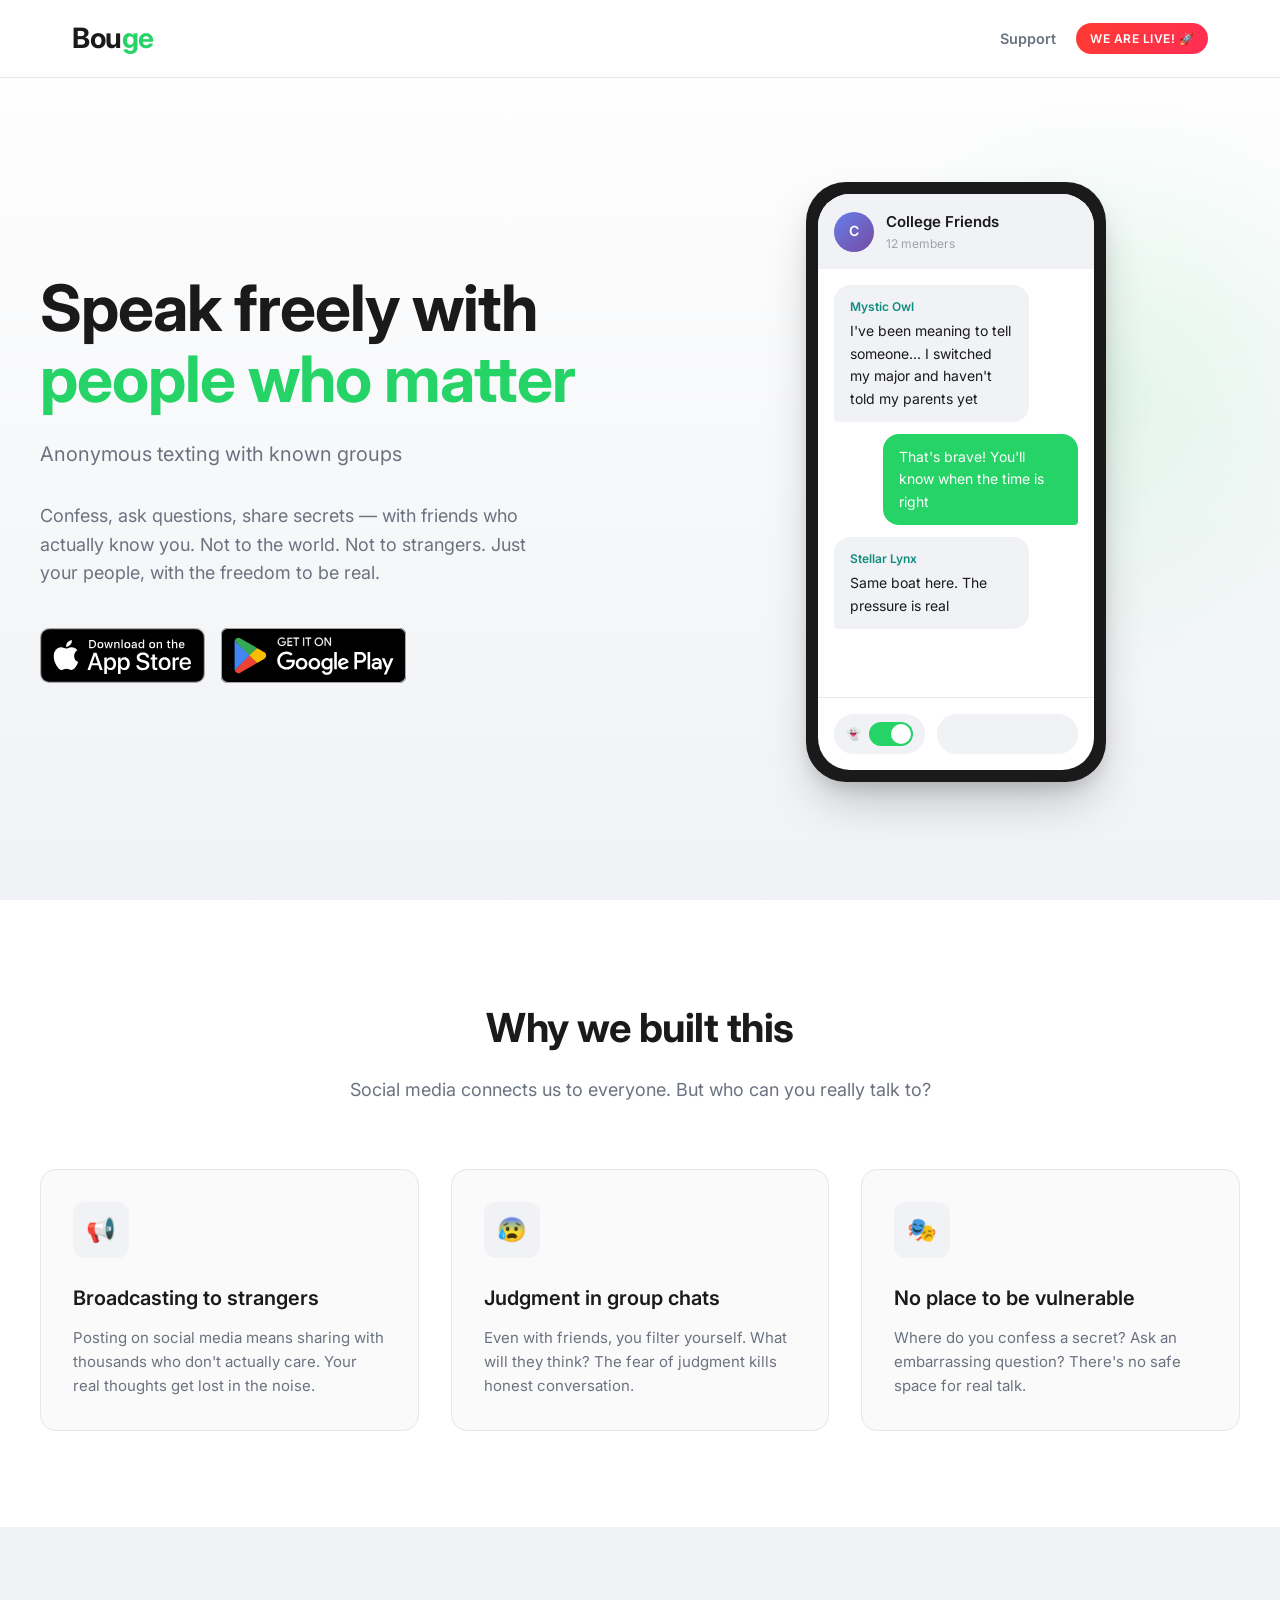
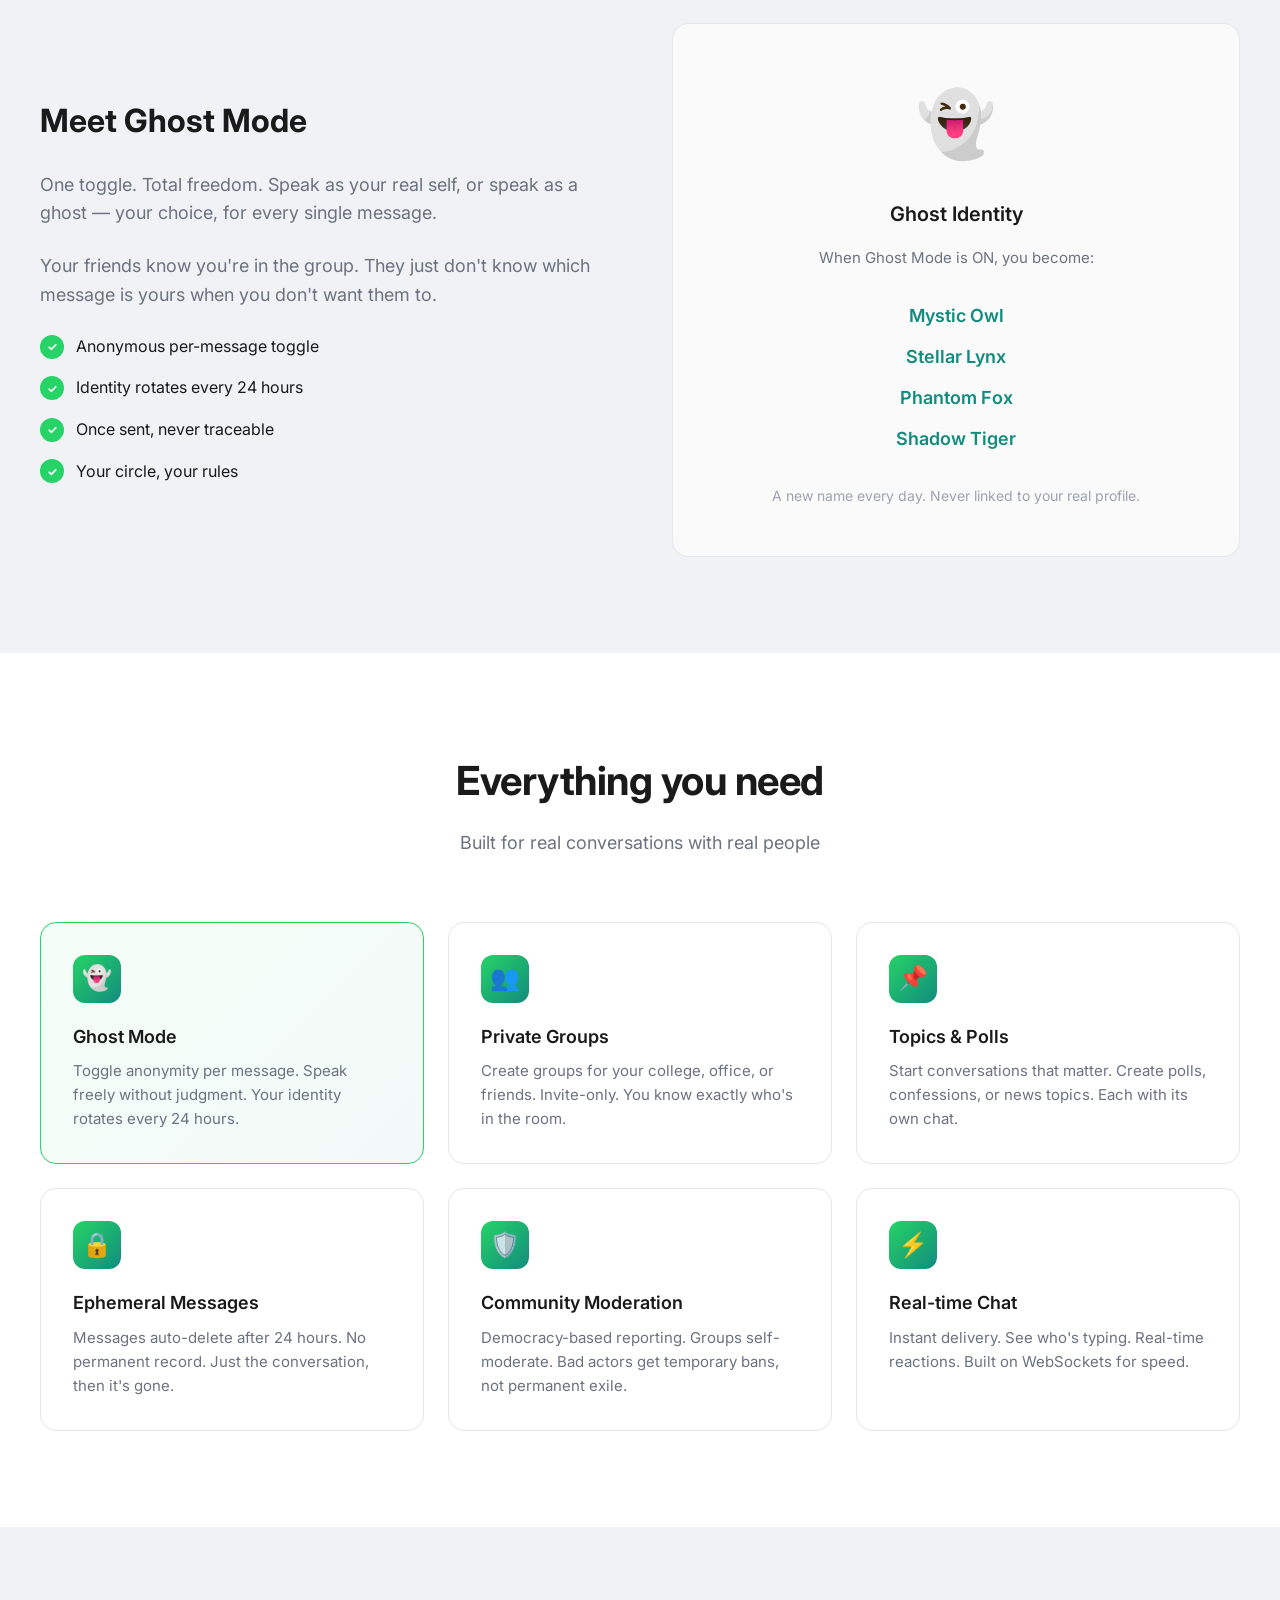
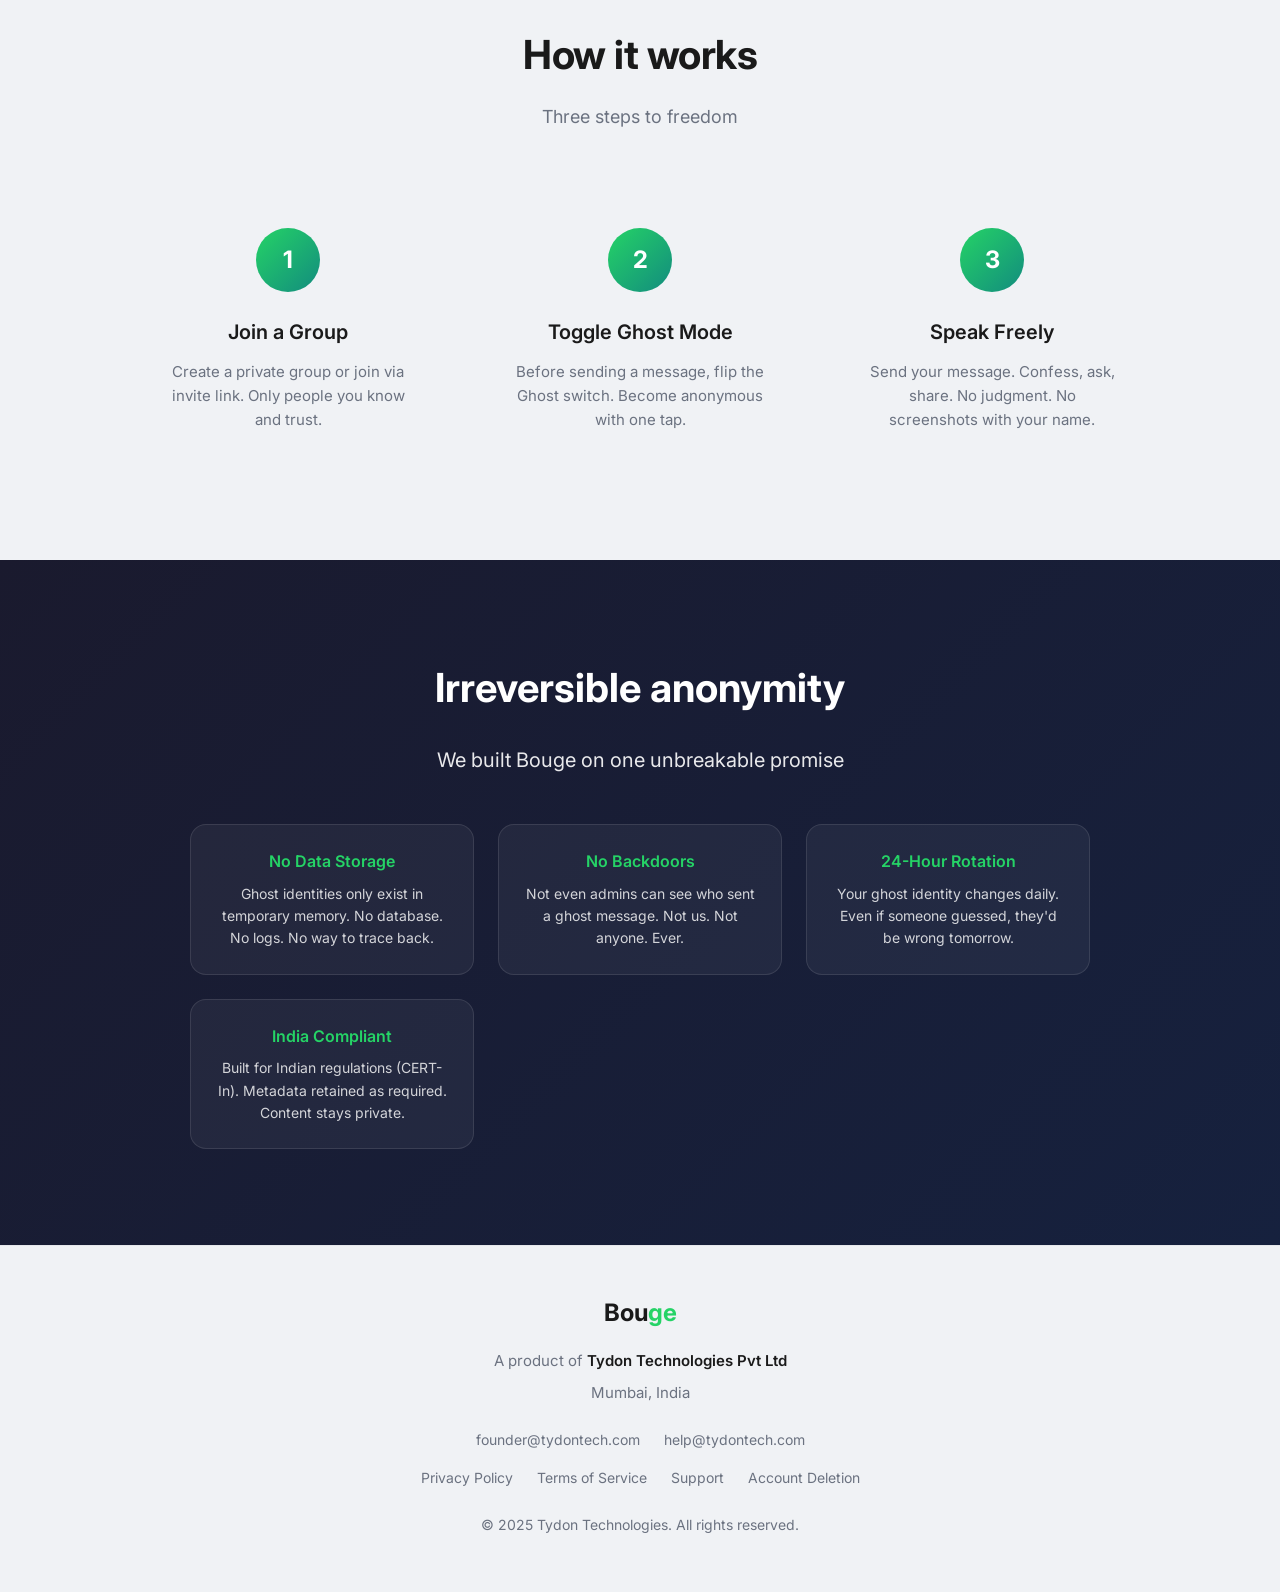
<file: index.html>
<!DOCTYPE html>
<html lang="en">

<head>
    <meta charset="UTF-8">
    <meta name="viewport" content="width=device-width, initial-scale=1.0">
    <title>Bouge - Speak Freely With People Who Matter</title>
    <meta name="description"
        content="Anonymous texting with known groups. Confess, ask, share secrets with people who matter.">
    <link href="https://fonts.googleapis.com/css2?family=Inter:wght@300;400;500;600;700&display=swap" rel="stylesheet">
    <style>
        :root {
            --color-bg: #FFFFFF;
            --color-bg-secondary: #F0F2F5;
            --color-bg-tertiary: #FAFAFA;
            --color-accent: #25D366;
            --color-accent-dark: #128C7E;
            --color-text: #1A1A1A;
            --color-text-secondary: #6B7280;
            --color-text-muted: #9CA3AF;
            --color-border: #E5E7EB;
        }

        * {
            margin: 0;
            padding: 0;
            box-sizing: border-box;
        }

        html {
            scroll-behavior: smooth;
        }

        body {
            font-family: 'Inter', -apple-system, BlinkMacSystemFont, 'Segoe UI', Roboto, sans-serif;
            background: var(--color-bg);
            color: var(--color-text);
            line-height: 1.6;
            overflow-x: hidden;
        }

        @keyframes fadeInUp {
            from {
                opacity: 0;
                transform: translateY(30px);
            }

            to {
                opacity: 1;
                transform: translateY(0);
            }
        }

        @keyframes float {

            0%,
            100% {
                transform: translateY(0px);
            }

            50% {
                transform: translateY(-10px);
            }
        }

        .animate-on-scroll {
            opacity: 0;
            transform: translateY(30px);
            transition: opacity 0.6s ease-out, transform 0.6s ease-out;
        }

        .animate-on-scroll.visible {
            opacity: 1;
            transform: translateY(0);
        }

        nav {
            position: fixed;
            top: 0;
            left: 0;
            right: 0;
            z-index: 1000;
            background: rgba(255, 255, 255, 0.95);
            backdrop-filter: blur(20px);
            border-bottom: 1px solid var(--color-border);
        }

        .nav-container {
            max-width: 1200px;
            margin: 0 auto;
            padding: 1rem 2rem;
            display: flex;
            justify-content: space-between;
            align-items: center;
        }

        .logo {
            font-size: 1.75rem;
            font-weight: 700;
            color: var(--color-text);
            letter-spacing: -0.5px;
        }

        .logo span {
            color: var(--color-accent);
        }

        .badge {
            display: inline-flex;
            align-items: center;
            padding: 0.375rem 0.875rem;
            background: linear-gradient(135deg, var(--color-accent) 0%, var(--color-accent-dark) 100%);
            color: white;
            font-size: 0.75rem;
            font-weight: 600;
            border-radius: 9999px;
            text-transform: uppercase;
            letter-spacing: 0.5px;
        }

        .hero {
            min-height: 100vh;
            display: flex;
            align-items: center;
            padding: 8rem 2rem 4rem;
            background: linear-gradient(180deg, var(--color-bg) 0%, var(--color-bg-secondary) 100%);
            position: relative;
            overflow: hidden;
        }

        .hero::before {
            content: '';
            position: absolute;
            top: 10%;
            right: -10%;
            width: 600px;
            height: 600px;
            background: radial-gradient(circle, rgba(37, 211, 102, 0.1) 0%, transparent 70%);
            border-radius: 50%;
            animation: float 6s ease-in-out infinite;
        }

        .hero-container {
            max-width: 1200px;
            margin: 0 auto;
            display: grid;
            grid-template-columns: 1fr 1fr;
            gap: 4rem;
            align-items: center;
        }

        .hero-content h1 {
            font-size: clamp(2.5rem, 5vw, 4rem);
            font-weight: 700;
            line-height: 1.1;
            letter-spacing: -1px;
            margin-bottom: 1.5rem;
        }

        .hero-content h1 span {
            color: var(--color-accent);
        }

        .hero-content .tagline {
            font-size: 1.25rem;
            color: var(--color-text-secondary);
            margin-bottom: 2rem;
            font-weight: 400;
        }

        .hero-description {
            font-size: 1.125rem;
            color: var(--color-text-secondary);
            margin-bottom: 2.5rem;
            max-width: 500px;
        }

        .app-badges {
            display: flex;
            gap: 1rem;
            flex-wrap: wrap;
        }

        .app-badge {
            display: inline-flex;
            align-items: center;
            gap: 0.5rem;
            padding: 0.875rem 1.5rem;
            background: var(--color-bg-tertiary);
            color: var(--color-text-muted);
            border: 2px dashed var(--color-border);
            border-radius: 12px;
            font-size: 0.875rem;
            font-weight: 500;
            cursor: pointer;
        }

        .app-badge a {
            text-decoration: none;
            color: inherit;
        }

        .app-badge.active {
            border: 2px solid var(--color-accent);
            color: var(--color-accent-dark);
            background: rgba(37, 211, 102, 0.08);
            cursor: pointer;
        }

        .phone-mockup {
            position: relative;
            width: 300px;
            height: 600px;
            margin: 0 auto;
            background: var(--color-text);
            border-radius: 40px;
            padding: 12px;
            box-shadow: 0 10px 15px -3px rgba(0, 0, 0, 0.1), 0 25px 50px -12px rgba(0, 0, 0, 0.25);
            animation: float 6s ease-in-out infinite;
        }

        .phone-screen {
            width: 100%;
            height: 100%;
            background: var(--color-bg);
            border-radius: 32px;
            overflow: hidden;
            display: flex;
            flex-direction: column;
        }

        .chat-header {
            background: var(--color-bg-secondary);
            padding: 1rem;
            display: flex;
            align-items: center;
            gap: 0.75rem;
        }

        .chat-avatar {
            width: 40px;
            height: 40px;
            background: linear-gradient(135deg, #667eea 0%, #764ba2 100%);
            border-radius: 50%;
            display: flex;
            align-items: center;
            justify-content: center;
            color: white;
            font-weight: 600;
            font-size: 0.875rem;
        }

        .chat-info h4 {
            font-size: 0.9375rem;
            font-weight: 600;
        }

        .chat-info p {
            font-size: 0.75rem;
            color: var(--color-text-muted);
        }

        .chat-messages {
            flex: 1;
            padding: 1rem;
            display: flex;
            flex-direction: column;
            gap: 0.75rem;
            overflow: hidden;
        }

        .message {
            max-width: 80%;
            padding: 0.75rem 1rem;
            border-radius: 16px;
            font-size: 0.875rem;
            animation: fadeInUp 0.5s ease-out;
        }

        .message.ghost {
            align-self: flex-start;
            background: var(--color-bg-secondary);
            color: var(--color-text);
            border-bottom-left-radius: 4px;
        }

        .message.ghost .sender {
            font-size: 0.75rem;
            color: var(--color-accent-dark);
            font-weight: 600;
            margin-bottom: 0.25rem;
        }

        .message.real {
            align-self: flex-end;
            background: var(--color-accent);
            color: white;
            border-bottom-right-radius: 4px;
        }

        .chat-input {
            padding: 1rem;
            border-top: 1px solid var(--color-border);
            display: flex;
            align-items: center;
            gap: 0.75rem;
        }

        .ghost-toggle {
            display: flex;
            align-items: center;
            gap: 0.5rem;
            padding: 0.5rem 0.75rem;
            background: var(--color-bg-secondary);
            border-radius: 9999px;
            font-size: 0.75rem;
            font-weight: 500;
        }

        .toggle-switch {
            width: 44px;
            height: 24px;
            background: var(--color-accent);
            border-radius: 9999px;
            position: relative;
        }

        .toggle-switch::after {
            content: '';
            position: absolute;
            top: 2px;
            right: 2px;
            width: 20px;
            height: 20px;
            background: white;
            border-radius: 50%;
        }

        .input-field {
            flex: 1;
            height: 40px;
            background: var(--color-bg-secondary);
            border-radius: 9999px;
        }

        section {
            padding: 6rem 2rem;
        }

        .container {
            max-width: 1200px;
            margin: 0 auto;
        }

        .section-header {
            text-align: center;
            max-width: 600px;
            margin: 0 auto 4rem;
        }

        .section-header h2 {
            font-size: 2.5rem;
            font-weight: 700;
            margin-bottom: 1rem;
            letter-spacing: -0.5px;
        }

        .section-header p {
            font-size: 1.125rem;
            color: var(--color-text-secondary);
        }

        .problem {
            background: var(--color-bg);
        }

        .problem-grid {
            display: grid;
            grid-template-columns: repeat(auto-fit, minmax(300px, 1fr));
            gap: 2rem;
        }

        .problem-card {
            padding: 2rem;
            background: var(--color-bg-tertiary);
            border-radius: 16px;
            border: 1px solid var(--color-border);
            transition: transform 0.3s ease, box-shadow 0.3s ease;
        }

        .problem-card:hover {
            transform: translateY(-4px);
            box-shadow: 0 10px 15px -3px rgba(0, 0, 0, 0.1);
        }

        .problem-icon {
            width: 56px;
            height: 56px;
            background: var(--color-bg-secondary);
            border-radius: 12px;
            display: flex;
            align-items: center;
            justify-content: center;
            margin-bottom: 1.5rem;
            font-size: 1.5rem;
        }

        .problem-card h3 {
            font-size: 1.25rem;
            font-weight: 600;
            margin-bottom: 0.75rem;
        }

        .problem-card p {
            color: var(--color-text-secondary);
            font-size: 0.9375rem;
        }

        .solution {
            background: var(--color-bg-secondary);
        }

        .solution-content {
            display: grid;
            grid-template-columns: 1fr 1fr;
            gap: 4rem;
            align-items: center;
        }

        .solution-text h3 {
            font-size: 2rem;
            font-weight: 700;
            margin-bottom: 1.5rem;
        }

        .solution-text p {
            font-size: 1.125rem;
            color: var(--color-text-secondary);
            margin-bottom: 1.5rem;
        }

        .feature-list {
            list-style: none;
            display: flex;
            flex-direction: column;
            gap: 1rem;
        }

        .feature-list li {
            display: flex;
            align-items: center;
            gap: 0.75rem;
            font-size: 1rem;
        }

        .feature-list li::before {
            content: '✓';
            width: 24px;
            height: 24px;
            background: var(--color-accent);
            color: white;
            border-radius: 50%;
            display: flex;
            align-items: center;
            justify-content: center;
            font-size: 0.75rem;
            font-weight: 700;
            flex-shrink: 0;
        }

        .features {
            background: var(--color-bg);
        }

        .features-grid {
            display: grid;
            grid-template-columns: repeat(auto-fit, minmax(350px, 1fr));
            gap: 1.5rem;
        }

        .feature-card {
            padding: 2rem;
            background: var(--color-bg);
            border: 1px solid var(--color-border);
            border-radius: 16px;
            transition: all 0.3s ease;
        }

        .feature-card:hover {
            border-color: var(--color-accent);
            box-shadow: 0 0 0 3px rgba(37, 211, 102, 0.1);
        }

        .feature-card.highlight {
            background: linear-gradient(135deg, rgba(37, 211, 102, 0.05) 0%, rgba(18, 140, 126, 0.05) 100%);
            border-color: var(--color-accent);
        }

        .feature-icon {
            width: 48px;
            height: 48px;
            background: linear-gradient(135deg, var(--color-accent) 0%, var(--color-accent-dark) 100%);
            border-radius: 12px;
            display: flex;
            align-items: center;
            justify-content: center;
            margin-bottom: 1.25rem;
            font-size: 1.5rem;
        }

        .feature-card h3 {
            font-size: 1.125rem;
            font-weight: 600;
            margin-bottom: 0.5rem;
        }

        .feature-card p {
            font-size: 0.9375rem;
            color: var(--color-text-secondary);
        }

        .how-it-works {
            background: var(--color-bg-secondary);
        }

        .steps {
            display: flex;
            justify-content: center;
            gap: 2rem;
            flex-wrap: wrap;
        }

        .step {
            flex: 1;
            min-width: 280px;
            max-width: 320px;
            text-align: center;
            padding: 2rem;
        }

        .step-number {
            width: 64px;
            height: 64px;
            background: linear-gradient(135deg, var(--color-accent) 0%, var(--color-accent-dark) 100%);
            color: white;
            border-radius: 50%;
            display: flex;
            align-items: center;
            justify-content: center;
            font-size: 1.5rem;
            font-weight: 700;
            margin: 0 auto 1.5rem;
        }

        .step h3 {
            font-size: 1.25rem;
            font-weight: 600;
            margin-bottom: 0.75rem;
        }

        .step p {
            color: var(--color-text-secondary);
            font-size: 0.9375rem;
        }

        .privacy {
            background: linear-gradient(135deg, #1a1a2e 0%, #16213e 100%);
            color: white;
            text-align: center;
        }

        .privacy h2 {
            font-size: 2.5rem;
            margin-bottom: 1.5rem;
        }

        .privacy>.container>p {
            font-size: 1.25rem;
            opacity: 0.9;
            max-width: 700px;
            margin: 0 auto 3rem;
        }

        .promise-grid {
            display: grid;
            grid-template-columns: repeat(auto-fit, minmax(250px, 1fr));
            gap: 1.5rem;
            max-width: 900px;
            margin: 0 auto;
        }

        .promise-item {
            padding: 1.5rem;
            background: rgba(255, 255, 255, 0.05);
            border-radius: 16px;
            border: 1px solid rgba(255, 255, 255, 0.1);
        }

        .promise-item h4 {
            font-size: 1rem;
            font-weight: 600;
            margin-bottom: 0.5rem;
            color: var(--color-accent);
        }

        .promise-item p {
            font-size: 0.875rem;
            opacity: 0.8;
        }

        .waitlist {
            background: var(--color-bg);
            padding: 6rem 2rem;
        }

        .waitlist-box {
            max-width: 600px;
            margin: 0 auto;
            padding: 3rem;
            background: var(--color-bg-tertiary);
            border-radius: 24px;
            border: 1px solid var(--color-border);
            text-align: center;
        }

        .waitlist-box h2 {
            font-size: 2rem;
            margin-bottom: 1rem;
        }

        .waitlist-box>p {
            color: var(--color-text-secondary);
            margin-bottom: 2rem;
        }

        .waitlist-form {
            display: flex;
            flex-direction: column;
            gap: 1rem;
            max-width: 450px;
            margin: 0 auto;
        }

        .waitlist-form input {
            padding: 1rem 1.25rem;
            border: 1px solid var(--color-border);
            border-radius: 12px;
            font-size: 1rem;
            font-family: inherit;
            background: var(--color-bg);
            transition: border-color 0.3s ease;
            width: 100%;
        }

        .waitlist-form input:focus {
            outline: none;
            border-color: var(--color-accent);
        }

        .waitlist-form input::placeholder {
            color: var(--color-text-muted);
        }

        .social-proof {
            margin-bottom: 2rem;
        }

        .counter {
            font-size: 3rem;
            font-weight: 700;
            color: var(--color-accent);
            margin-bottom: 0.5rem;
        }

        .counter-label {
            color: var(--color-text-secondary);
            font-size: 1rem;
            margin-bottom: 1.5rem;
        }

        .progress-bar {
            width: 100%;
            max-width: 300px;
            height: 8px;
            background: var(--color-bg-secondary);
            border-radius: 999px;
            margin: 0 auto 1rem;
            overflow: hidden;
        }

        .progress-fill {
            height: 100%;
            width: 47%;
            background: linear-gradient(135deg, var(--color-accent) 0%, var(--color-accent-dark) 100%);
            border-radius: 999px;
            animation: pulse 2s ease-in-out infinite;
        }

        @keyframes pulse {

            0%,
            100% {
                opacity: 1;
            }

            50% {
                opacity: 0.7;
            }
        }

        .scarcity-text {
            font-size: 0.875rem;
            color: var(--color-text-muted);
            margin-top: 0.5rem;
        }

        .college-badge {
            display: inline-flex;
            align-items: center;
            gap: 0.5rem;
            padding: 0.5rem 1rem;
            background: rgba(37, 211, 102, 0.1);
            color: var(--color-accent-dark);
            border-radius: 999px;
            font-size: 0.875rem;
            font-weight: 500;
            margin-bottom: 1rem;
        }

        .privacy-note {
            font-size: 0.875rem;
            color: var(--color-text-muted);
            margin-top: 1rem;
        }

        .footer-contact {
            margin-top: 1.5rem;
            display: flex;
            gap: 1.5rem;
            justify-content: center;
            flex-wrap: wrap;
        }

        .footer-contact a {
            color: var(--color-text-secondary);
            text-decoration: none;
            font-size: 0.875rem;
            transition: color 0.3s ease;
        }

        .footer-contact a:hover {
            color: var(--color-accent);
        }

        .btn-primary {
            padding: 1rem 2rem;
            background: linear-gradient(135deg, var(--color-accent) 0%, var(--color-accent-dark) 100%);
            color: white;
            border: none;
            border-radius: 12px;
            font-size: 1rem;
            font-weight: 600;
            cursor: pointer;
            transition: transform 0.2s ease, box-shadow 0.2s ease;
            font-family: inherit;
        }

        .btn-primary:hover {
            transform: translateY(-2px);
            box-shadow: 0 10px 20px -5px rgba(37, 211, 102, 0.4);
        }

        footer {
            background: var(--color-bg-secondary);
            padding: 3rem 2rem;
            text-align: center;
            border-top: 1px solid var(--color-border);
        }

        .footer-logo {
            font-size: 1.5rem;
            font-weight: 700;
            margin-bottom: 1rem;
        }

        .footer-logo span {
            color: var(--color-accent);
        }

        footer p {
            color: var(--color-text-secondary);
            font-size: 0.9375rem;
            margin-bottom: 0.5rem;
        }

        footer .company {
            font-weight: 600;
            color: var(--color-text);
            margin-top: 1rem;
        }

        @media (max-width: 1024px) {

            .hero-container,
            .solution-content {
                grid-template-columns: 1fr;
                gap: 3rem;
            }

            .phone-mockup {
                transform: scale(0.9);
            }
        }

        @media (max-width: 640px) {
            .nav-container {
                padding: 1rem;
            }

            .hero {
                padding: 7rem 1.5rem 3rem;
            }

            section {
                padding: 4rem 1.5rem;
            }

            .section-header h2 {
                font-size: 1.875rem;
            }

            .phone-mockup {
                width: 260px;
                height: 520px;
                transform: scale(0.85);
            }

            .features-grid {
                grid-template-columns: 1fr;
            }

            .waitlist-box {
                padding: 2rem 1.5rem;
            }

            .waitlist-form {
                flex-direction: column;
            }

            .waitlist-form input,
            .btn-primary {
                width: 100%;
            }
        }

        .floating-waitlist-btn {
            position: fixed;
            bottom: 2rem;
            right: 2rem;
            z-index: 1000;
            padding: 1rem 1.5rem;
            background: linear-gradient(135deg, var(--color-accent) 0%, var(--color-accent-dark) 100%);
            color: white;
            border-radius: 9999px;
            font-weight: 600;
            text-decoration: none;
            box-shadow: 0 10px 25px -5px rgba(37, 211, 102, 0.4);
            transition: transform 0.2s ease, box-shadow 0.2s ease;
            display: flex;
            align-items: center;
            gap: 0.5rem;
            animation: fadeInUp 0.5s ease-out;
        }

        .floating-waitlist-btn:hover {
            transform: translateY(-2px);
            box-shadow: 0 15px 30px -5px rgba(37, 211, 102, 0.5);
            color: white;
        }

        @media (max-width: 640px) {
            .floating-waitlist-btn {
                bottom: 1.5rem;
                right: 1.5rem;
                padding: 0.875rem 1.25rem;
                font-size: 0.9375rem;
            }
        }
    </style>
</head>

<body>
    <!-- 
    <a href="#waitlist-section" class="floating-waitlist-btn">
        Join Waitlist
    </a>
    -->
    <nav>
        <div class="nav-container">
            <div class="logo">Bou<span>ge</span></div>
            <div style="display: flex; gap: 1.25rem; align-items: center;">
                <a href="/support.html" style="color: var(--color-text-secondary); text-decoration: none; font-weight: 600; font-size: 0.9rem; transition: color 0.2s;" onmouseover="this.style.color='var(--color-text)'" onmouseout="this.style.color='var(--color-text-secondary)'">Support</a>
                <span class="badge" style="background: linear-gradient(135deg, #FF3B30 0%, #FF2D55 100%);">We are Live! 🚀</span>
            </div>
        </div>
    </nav>

    <section class="hero">
        <div class="hero-container">
            <div class="hero-content animate-on-scroll">
                <h1>Speak freely with <span>people who matter</span></h1>
                <p class="tagline">Anonymous texting with known groups</p>
                <p class="hero-description">
                    Confess, ask questions, share secrets — with friends who actually know you.
                    Not to the world. Not to strangers. Just your people, with the freedom to be real.
                </p>
                <div class="app-badges">
                    <a href="https://apps.apple.com/in/app/bouge/id6761082516" target="_blank">
                        <img src="images/app-store-black.svg" height="55" alt="Download on the App Store">
                    </a>
                    <a href="https://play.google.com/store/apps/details?id=com.tydon.vibechat" target="_blank">
                        <img src="images/google-play.svg" height="55">
                        </a>
                </div>
            </div>
            <div class="phone-mockup animate-on-scroll">
                <div class="phone-screen">
                    <div class="chat-header">
                        <div class="chat-avatar">C</div>
                        <div class="chat-info">
                            <h4>College Friends</h4>
                            <p>12 members</p>
                        </div>
                    </div>
                    <div class="chat-messages">
                        <div class="message ghost">
                            <div class="sender">Mystic Owl</div>
                            I've been meaning to tell someone... I switched my major and haven't told my parents yet
                        </div>
                        <div class="message real">
                            That's brave! You'll know when the time is right
                        </div>
                        <div class="message ghost">
                            <div class="sender">Stellar Lynx</div>
                            Same boat here. The pressure is real
                        </div>
                    </div>
                    <div class="chat-input">
                        <div class="ghost-toggle">
                            <span>👻</span>
                            <div class="toggle-switch"></div>
                        </div>
                        <div class="input-field"></div>
                    </div>
                </div>
            </div>
        </div>
    </section>

    <section class="problem">
        <div class="container">
            <div class="section-header animate-on-scroll">
                <h2>Why we built this</h2>
                <p>Social media connects us to everyone. But who can you really talk to?</p>
            </div>
            <div class="problem-grid">
                <div class="problem-card animate-on-scroll">
                    <div class="problem-icon">📢</div>
                    <h3>Broadcasting to strangers</h3>
                    <p>Posting on social media means sharing with thousands who don't actually care. Your real thoughts
                        get lost in the noise.</p>
                </div>
                <div class="problem-card animate-on-scroll">
                    <div class="problem-icon">😰</div>
                    <h3>Judgment in group chats</h3>
                    <p>Even with friends, you filter yourself. What will they think? The fear of judgment kills honest
                        conversation.</p>
                </div>
                <div class="problem-card animate-on-scroll">
                    <div class="problem-icon">🎭</div>
                    <h3>No place to be vulnerable</h3>
                    <p>Where do you confess a secret? Ask an embarrassing question? There's no safe space for real talk.
                    </p>
                </div>
            </div>
        </div>
    </section>

    <section class="solution">
        <div class="container">
            <div class="solution-content">
                <div class="solution-text animate-on-scroll">
                    <h3>Meet Ghost Mode</h3>
                    <p>One toggle. Total freedom. Speak as your real self, or speak as a ghost — your choice, for every
                        single message.</p>
                    <p>Your friends know you're in the group. They just don't know which message is yours when you don't
                        want them to.</p>
                    <ul class="feature-list">
                        <li>Anonymous per-message toggle</li>
                        <li>Identity rotates every 24 hours</li>
                        <li>Once sent, never traceable</li>
                        <li>Your circle, your rules</li>
                    </ul>
                </div>
                <div class="problem-card animate-on-scroll" style="text-align: center; padding: 3rem;">
                    <div style="font-size: 4rem; margin-bottom: 1.5rem;">👻</div>
                    <h3 style="margin-bottom: 1rem;">Ghost Identity</h3>
                    <p style="color: var(--color-text-secondary); margin-bottom: 2rem;">When Ghost Mode is ON, you
                        become:</p>
                    <div
                        style="display: flex; flex-direction: column; gap: 0.75rem; font-size: 1.125rem; font-weight: 600; color: var(--color-accent-dark);">
                        <div>Mystic Owl</div>
                        <div>Stellar Lynx</div>
                        <div>Phantom Fox</div>
                        <div>Shadow Tiger</div>
                    </div>
                    <p style="margin-top: 2rem; font-size: 0.875rem; color: var(--color-text-muted);">A new name every
                        day. Never linked to your real profile.</p>
                </div>
            </div>
        </div>
    </section>

    <section class="features">
        <div class="container">
            <div class="section-header animate-on-scroll">
                <h2>Everything you need</h2>
                <p>Built for real conversations with real people</p>
            </div>
            <div class="features-grid">
                <div class="feature-card highlight animate-on-scroll">
                    <div class="feature-icon">👻</div>
                    <h3>Ghost Mode</h3>
                    <p>Toggle anonymity per message. Speak freely without judgment. Your identity rotates every 24
                        hours.</p>
                </div>
                <div class="feature-card animate-on-scroll">
                    <div class="feature-icon">👥</div>
                    <h3>Private Groups</h3>
                    <p>Create groups for your college, office, or friends. Invite-only. You know exactly who's in the
                        room.</p>
                </div>
                <div class="feature-card animate-on-scroll">
                    <div class="feature-icon">📌</div>
                    <h3>Topics & Polls</h3>
                    <p>Start conversations that matter. Create polls, confessions, or news topics. Each with its own
                        chat.</p>
                </div>
                <div class="feature-card animate-on-scroll">
                    <div class="feature-icon">🔒</div>
                    <h3>Ephemeral Messages</h3>
                    <p>Messages auto-delete after 24 hours. No permanent record. Just the conversation, then it's gone.
                    </p>
                </div>
                <div class="feature-card animate-on-scroll">
                    <div class="feature-icon">🛡️</div>
                    <h3>Community Moderation</h3>
                    <p>Democracy-based reporting. Groups self-moderate. Bad actors get temporary bans, not permanent
                        exile.</p>
                </div>
                <div class="feature-card animate-on-scroll">
                    <div class="feature-icon">⚡</div>
                    <h3>Real-time Chat</h3>
                    <p>Instant delivery. See who's typing. Real-time reactions. Built on WebSockets for speed.</p>
                </div>
            </div>
        </div>
    </section>

    <section class="how-it-works">
        <div class="container">
            <div class="section-header animate-on-scroll">
                <h2>How it works</h2>
                <p>Three steps to freedom</p>
            </div>
            <div class="steps">
                <div class="step animate-on-scroll">
                    <div class="step-number">1</div>
                    <h3>Join a Group</h3>
                    <p>Create a private group or join via invite link. Only people you know and trust.</p>
                </div>
                <div class="step animate-on-scroll">
                    <div class="step-number">2</div>
                    <h3>Toggle Ghost Mode</h3>
                    <p>Before sending a message, flip the Ghost switch. Become anonymous with one tap.</p>
                </div>
                <div class="step animate-on-scroll">
                    <div class="step-number">3</div>
                    <h3>Speak Freely</h3>
                    <p>Send your message. Confess, ask, share. No judgment. No screenshots with your name.</p>
                </div>
            </div>
        </div>
    </section>

    <section class="privacy">
        <div class="container">
            <h2 class="animate-on-scroll">Irreversible anonymity</h2>
            <p class="animate-on-scroll">We built Bouge on one unbreakable promise</p>
            <div class="promise-grid">
                <div class="promise-item animate-on-scroll">
                    <h4>No Data Storage</h4>
                    <p>Ghost identities only exist in temporary memory. No database. No logs. No way to trace back.</p>
                </div>
                <div class="promise-item animate-on-scroll">
                    <h4>No Backdoors</h4>
                    <p>Not even admins can see who sent a ghost message. Not us. Not anyone. Ever.</p>
                </div>
                <div class="promise-item animate-on-scroll">
                    <h4>24-Hour Rotation</h4>
                    <p>Your ghost identity changes daily. Even if someone guessed, they'd be wrong tomorrow.</p>
                </div>
                <div class="promise-item animate-on-scroll">
                    <h4>India Compliant</h4>
                    <p>Built for Indian regulations (CERT-In). Metadata retained as required. Content stays private.</p>
                </div>
            </div>
        </div>
    </section>

    <!--
    <section class="waitlist" id="waitlist-section">
        <div class="container">
            <div class="waitlist-box animate-on-scroll">
                <div class="social-proof">
                    <div class="counter" id="waitlistCounter">1,247</div>
                    <div class="counter-label">people waiting for access</div>
                    <div class="college-badge">🏫 Join students from D.Y Patil, Mumbai</div>
                    <div class="progress-bar">
                        <div class="progress-fill"></div>
                    </div>
                    <div class="scarcity-text">Beta 47% full · Next wave of invites drops soon</div>
                </div>
                <h2>Be First to Bouge</h2>
                <p>Private beta launching March 2026. Invite-only.</p>
                <form class="waitlist-form" action="#" method="POST" id="waitlistForm">
                    <input type="email" name="email" placeholder="your@email.com" required>
                    <input type="text" name="college" placeholder="College / Company (e.g., D.Y Patil)" required>
                    <input type="text" name="instagram" placeholder="@instagram (optional)">
                    <button type="submit" class="btn-primary">Request Invite</button>
                </form>
                <p class="privacy-note">🔒 No spam. We pinky promise. 🤙</p>
            </div>
        </div>
    </section>
    -->

    <footer>
        <div class="footer-logo">Bou<span>ge</span></div>
        <p>A product of <span class="company">Tydon Technologies Pvt Ltd</span></p>
        <p>Mumbai, India</p>
        <div class="footer-contact">
            <a href="mailto:founder@tydontech.com">founder@tydontech.com</a>
            <a href="mailto:help@tydontech.com">help@tydontech.com</a>
        </div>
        <div class="footer-contact" style="margin-top: 1rem;">
            <a href="/privacy.html">Privacy Policy</a>
            <a href="/terms.html">Terms of Service</a>
            <a href="/support.html">Support</a>
            <a href="/account-deletion.html">Account Deletion</a>
        </div>
        <p style="margin-top: 1.5rem; font-size: 0.875rem;">© 2025 Tydon Technologies. All rights reserved.</p>
    </footer>

    <script>        // Intersection Observer for scroll animations
        const observerOptions = {
            threshold: 0.1,
            rootMargin: '0px 0px -50px 0px'
        };

        const observer = new IntersectionObserver((entries) => {
            entries.forEach(entry => {
                if (entry.isIntersecting) {
                    entry.target.classList.add('visible');
                }
            });
        }, observerOptions);

        document.querySelectorAll('.animate-on-scroll').forEach(el => {
            observer.observe(el);
        });

        // Smooth scroll for anchor links
        document.querySelectorAll('a[href^="#"]').forEach(anchor => {
            anchor.addEventListener('click', function (e) {
                e.preventDefault();
                const target = document.querySelector(this.getAttribute('href'));
                if (target) {
                    target.scrollIntoView({ behavior: 'smooth' });
                }
            });
        });

        // Form submission handler
        document.getElementById('waitlistForm')?.addEventListener('submit', async function (e) {
            e.preventDefault();

            // Disable button to prevent double submissions
            const submitBtn = this.querySelector('button[type="submit"]');
            if (submitBtn) {
                submitBtn.disabled = true;
                submitBtn.textContent = "Requesting...";
            }

            // Safe optional chaining just in case inputs are missing
            const email = this.querySelector('input[name="email"]')?.value || '';
            const college = this.querySelector('input[name="college"]')?.value || '';
            const instagram = this.querySelector('input[name="instagram"]')?.value || '';

            try {
                const response = await fetch('https://waitlist-api-197712251071.asia-south1.run.app', {
                    method: 'POST',
                    headers: {
                        'Content-Type': 'application/json'
                    },
                    body: JSON.stringify({ email, college, instagram })
                });

                if (response.status === 200) {

                    // 🔥 Increment displayed counter (Fixed for different locales)
                    const counter = document.getElementById('waitlistCounter');
                    if (counter && counter.textContent) {
                        // Use \D to strip ALL non-digit characters (fixes parsing bugs in locales that use dots or spaces like 1.247)
                        let current = parseInt(counter.textContent.replace(/\D/g, ''), 10);
                        if (!isNaN(current)) {
                            current += 1;
                            counter.textContent = current.toLocaleString();
                        }
                    }

                    alert("🎉 You're on the list!");
                    this.reset();

                } else if (response.status === 409) {
                    alert("You're already on the waitlist 😉");
                } else {
                    alert("Something went wrong. Try again.");
                }

            } catch (error) {
                alert("Server error. Please try later.");
            } finally {
                // Re-enable the button
                if (submitBtn) {
                    submitBtn.disabled = false;
                    submitBtn.textContent = "Request Invite";
                }
            }
        });

        // Counter animation
        function animateCounter() {
            const counter = document.getElementById('waitlistCounter');
            const target = 1247;
            const duration = 2000;
            const start = 1000;
            const startTime = performance.now();

            function update(currentTime) {
                const elapsed = currentTime - startTime;
                const progress = Math.min(elapsed / duration, 1);
                const easeOut = 1 - Math.pow(1 - progress, 3);
                const current = Math.floor(start + (target - start) * easeOut);
                counter.textContent = current.toLocaleString();

                if (progress < 1) {
                    requestAnimationFrame(update);
                }
            }

            requestAnimationFrame(update);
        }

        /* Trigger counter animation when section is visible
        const waitlistObserver = new IntersectionObserver((entries) => {
            entries.forEach(entry => {
                if (entry.isIntersecting) {
                    animateCounter();
                    waitlistObserver.unobserve(entry.target);
                }
            });
        }, { threshold: 0.5 });

        const waitlistSection = document.querySelector('.waitlist');
        if (waitlistSection) {
            waitlistObserver.observe(waitlistSection);
        }
        */
    </script>
</body>

</html>
</file>
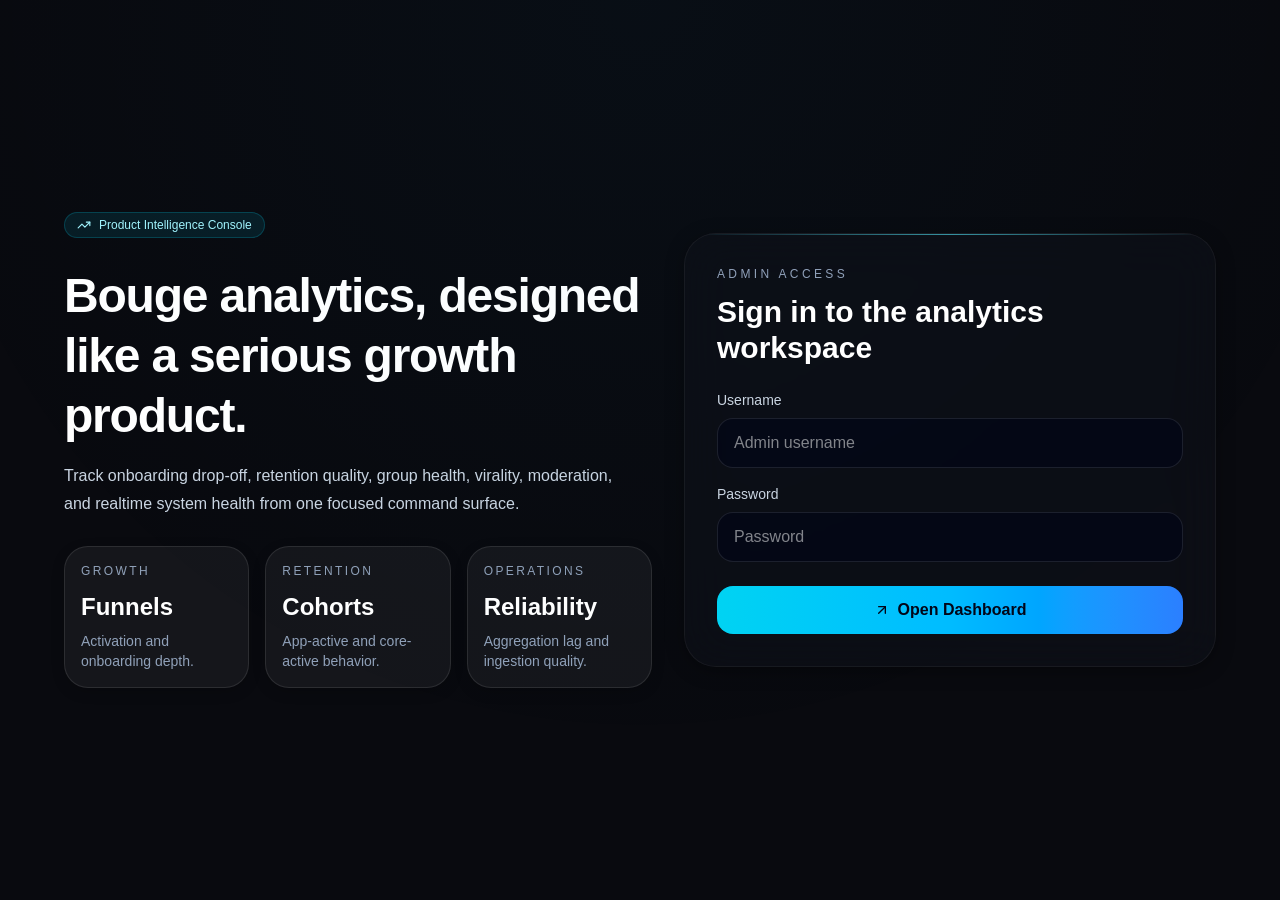
<file: admin/index.html>
<!doctype html>
<html lang="en">
  <head>
    <meta charset="UTF-8" />
    <link rel="icon" type="image/svg+xml" href="/admin/vite.svg" />
    <meta name="viewport" content="width=device-width, initial-scale=1.0" />
    <title>admin-dashboard</title>
    <script type="module" crossorigin src="/admin/assets/index-C-L7pSvo.js"></script>
    <link rel="stylesheet" crossorigin href="/admin/assets/index-Bjulgt-T.css">
  </head>
  <body>
    <div id="root"></div>

  </body>
</html>
</file>
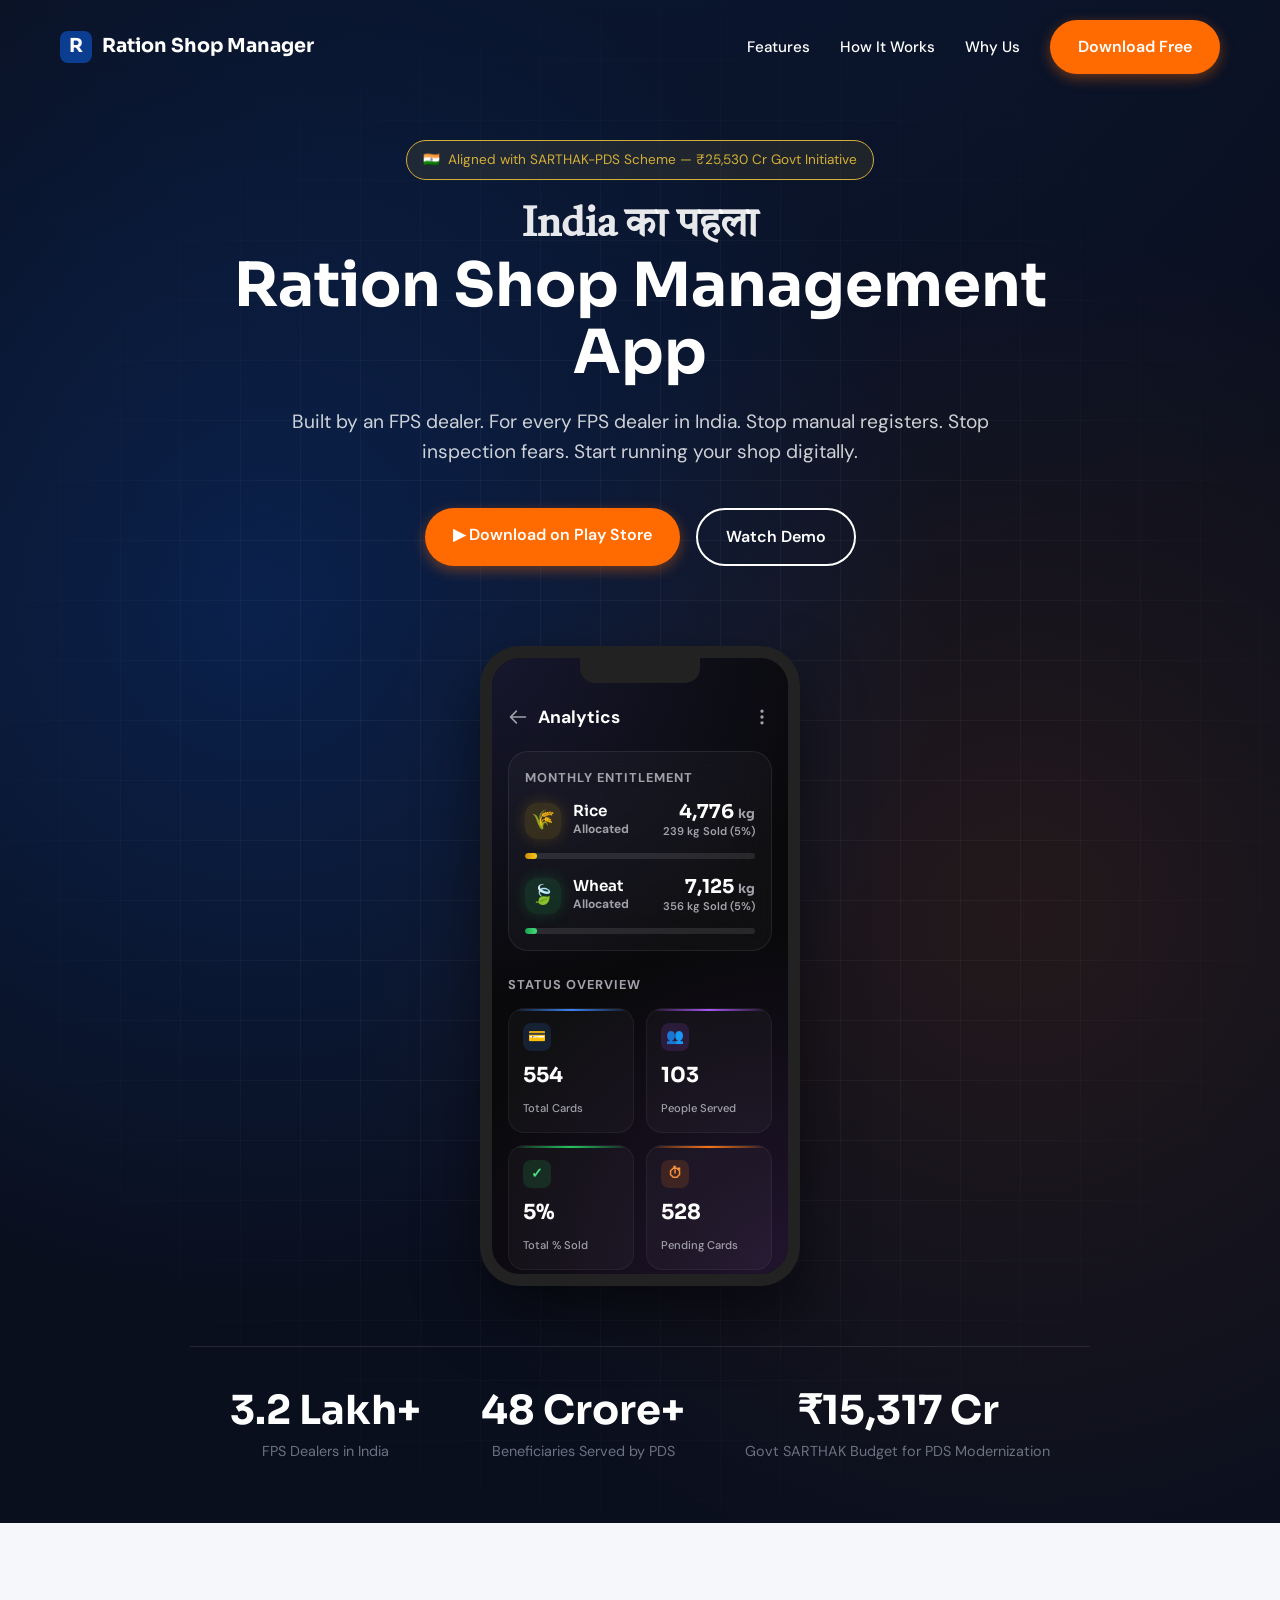
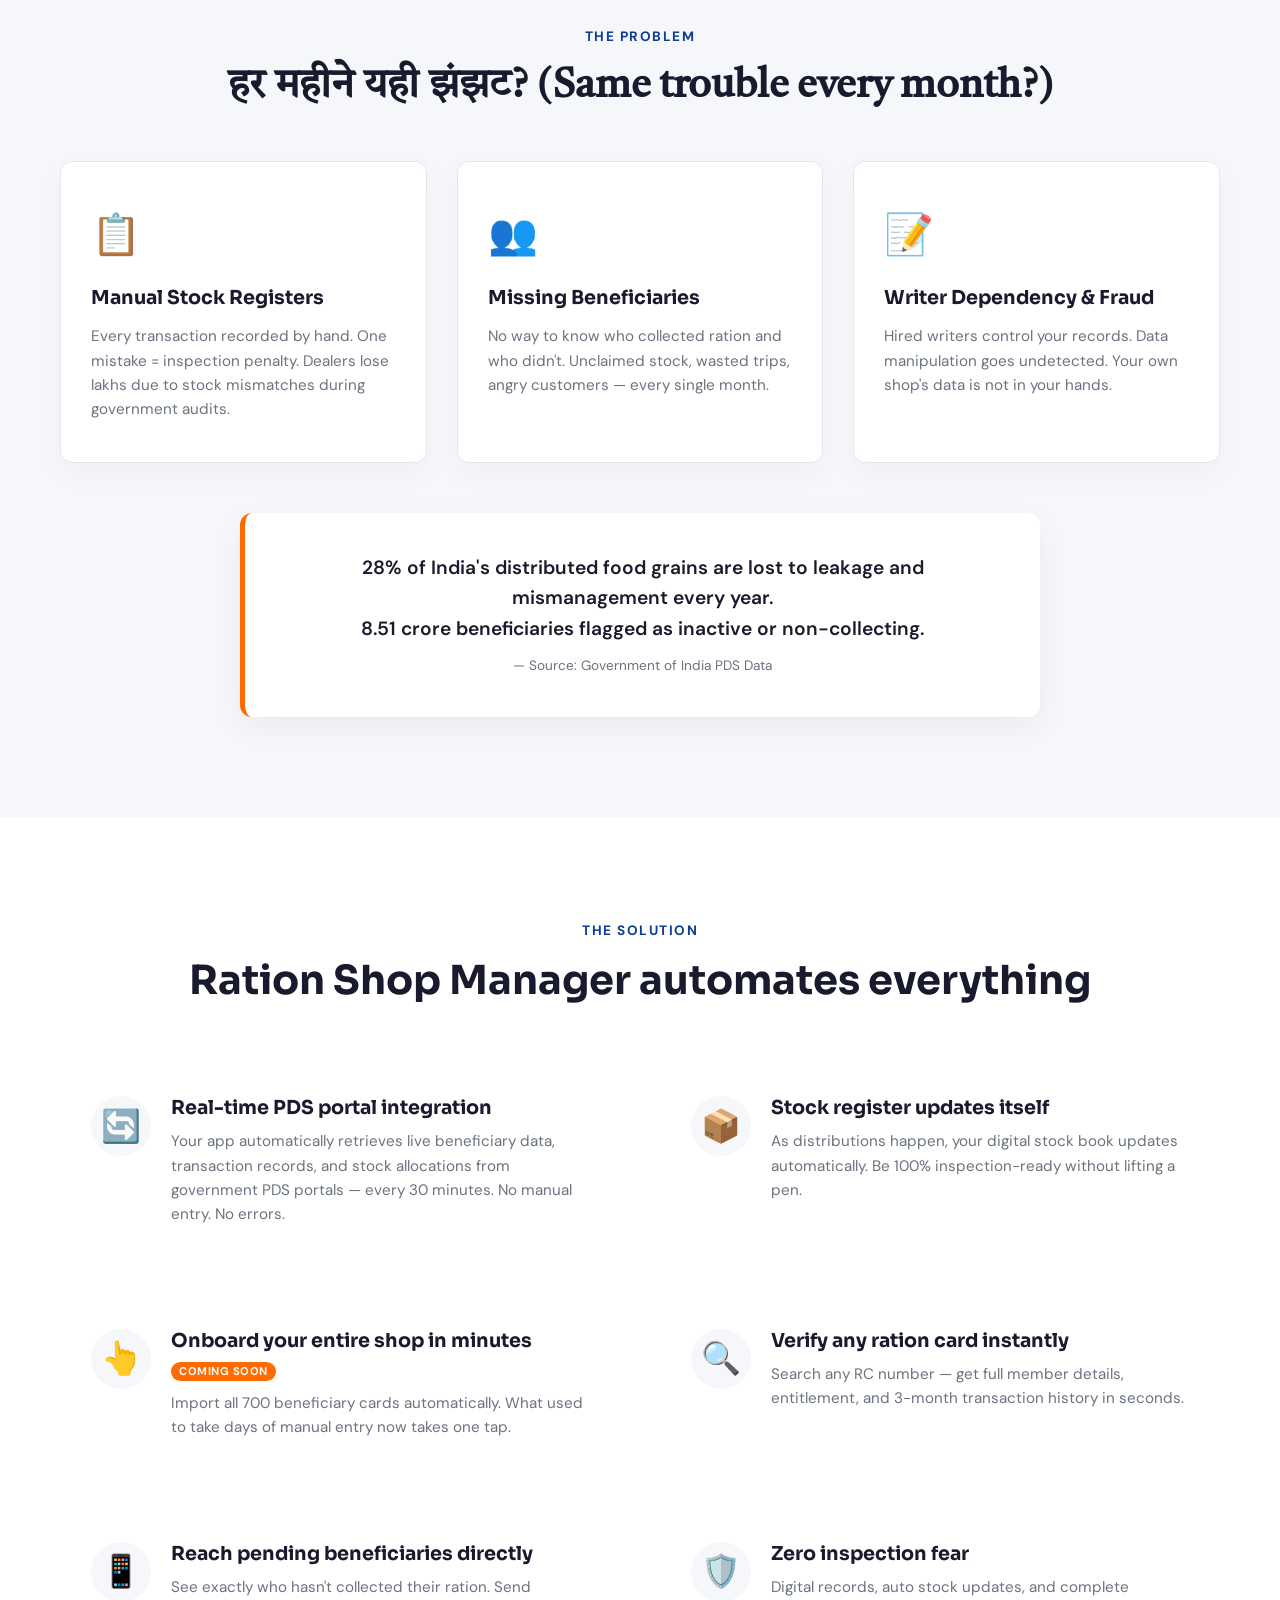
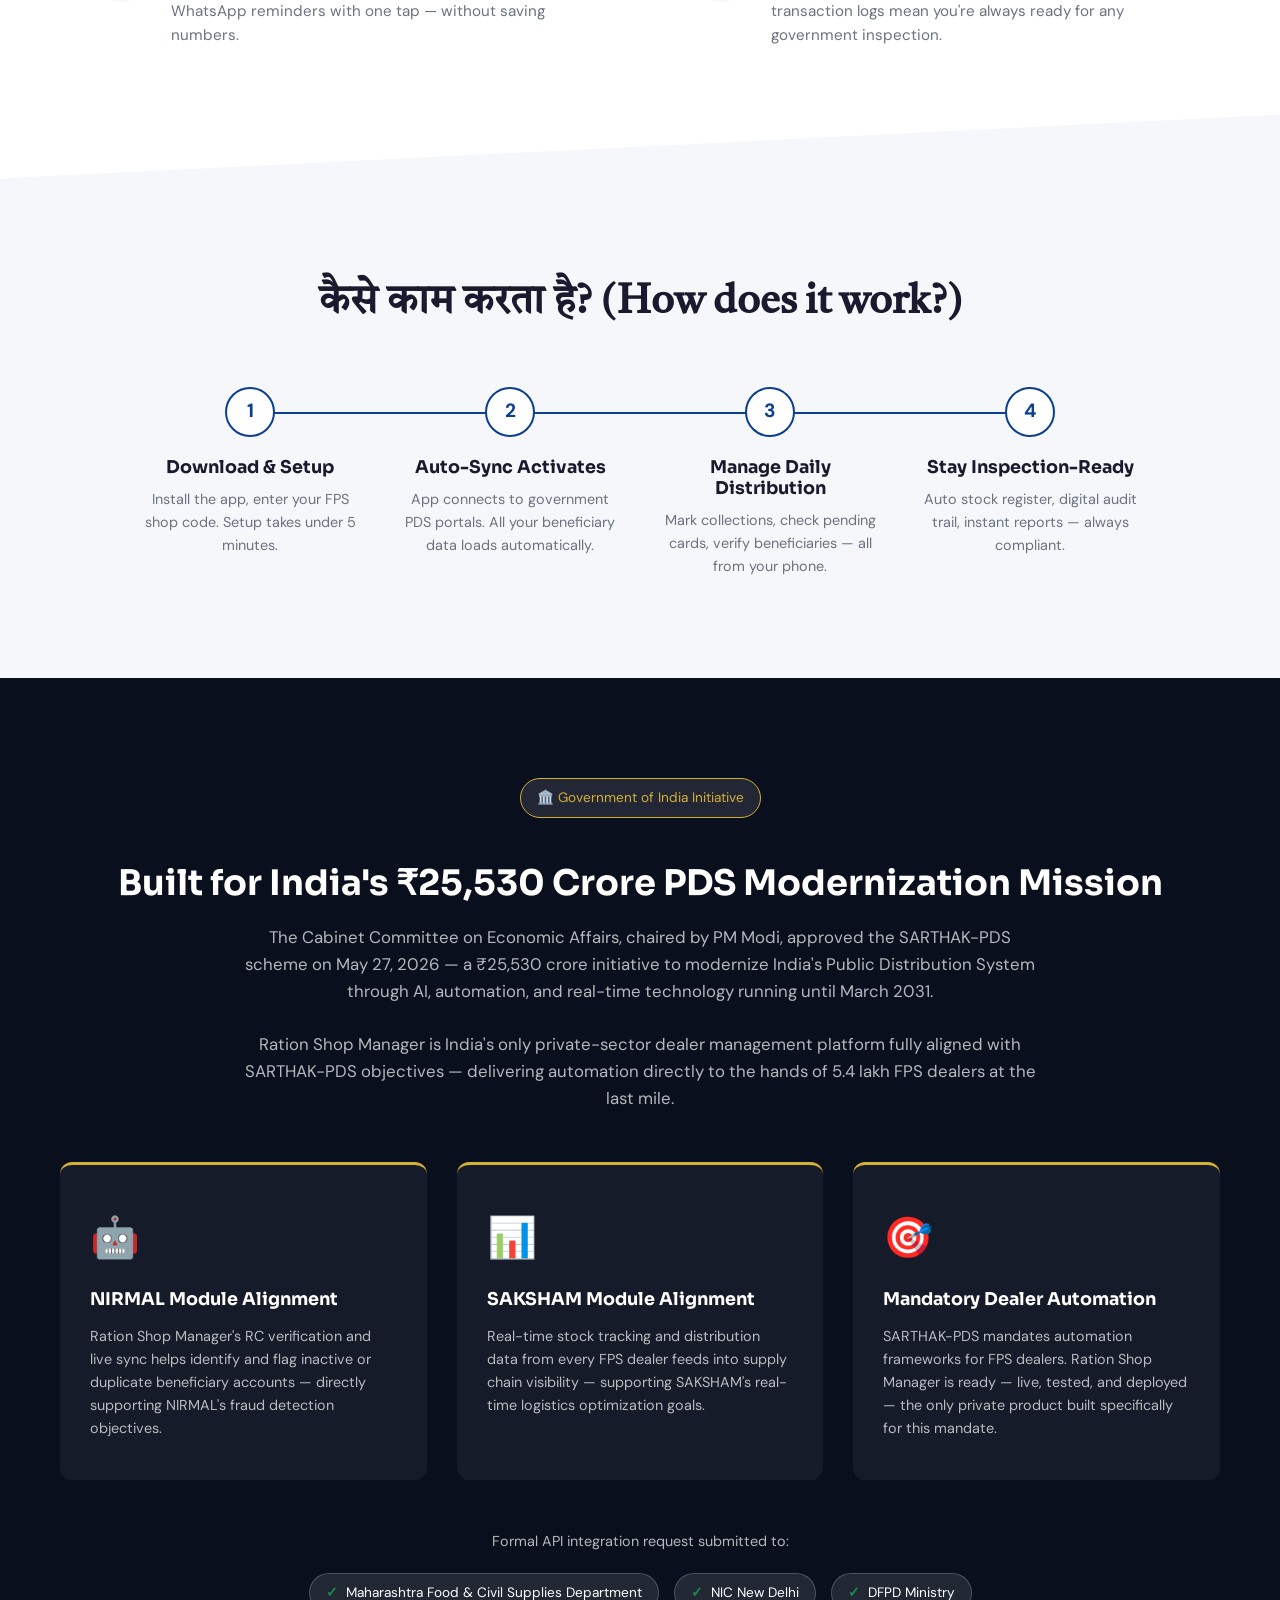
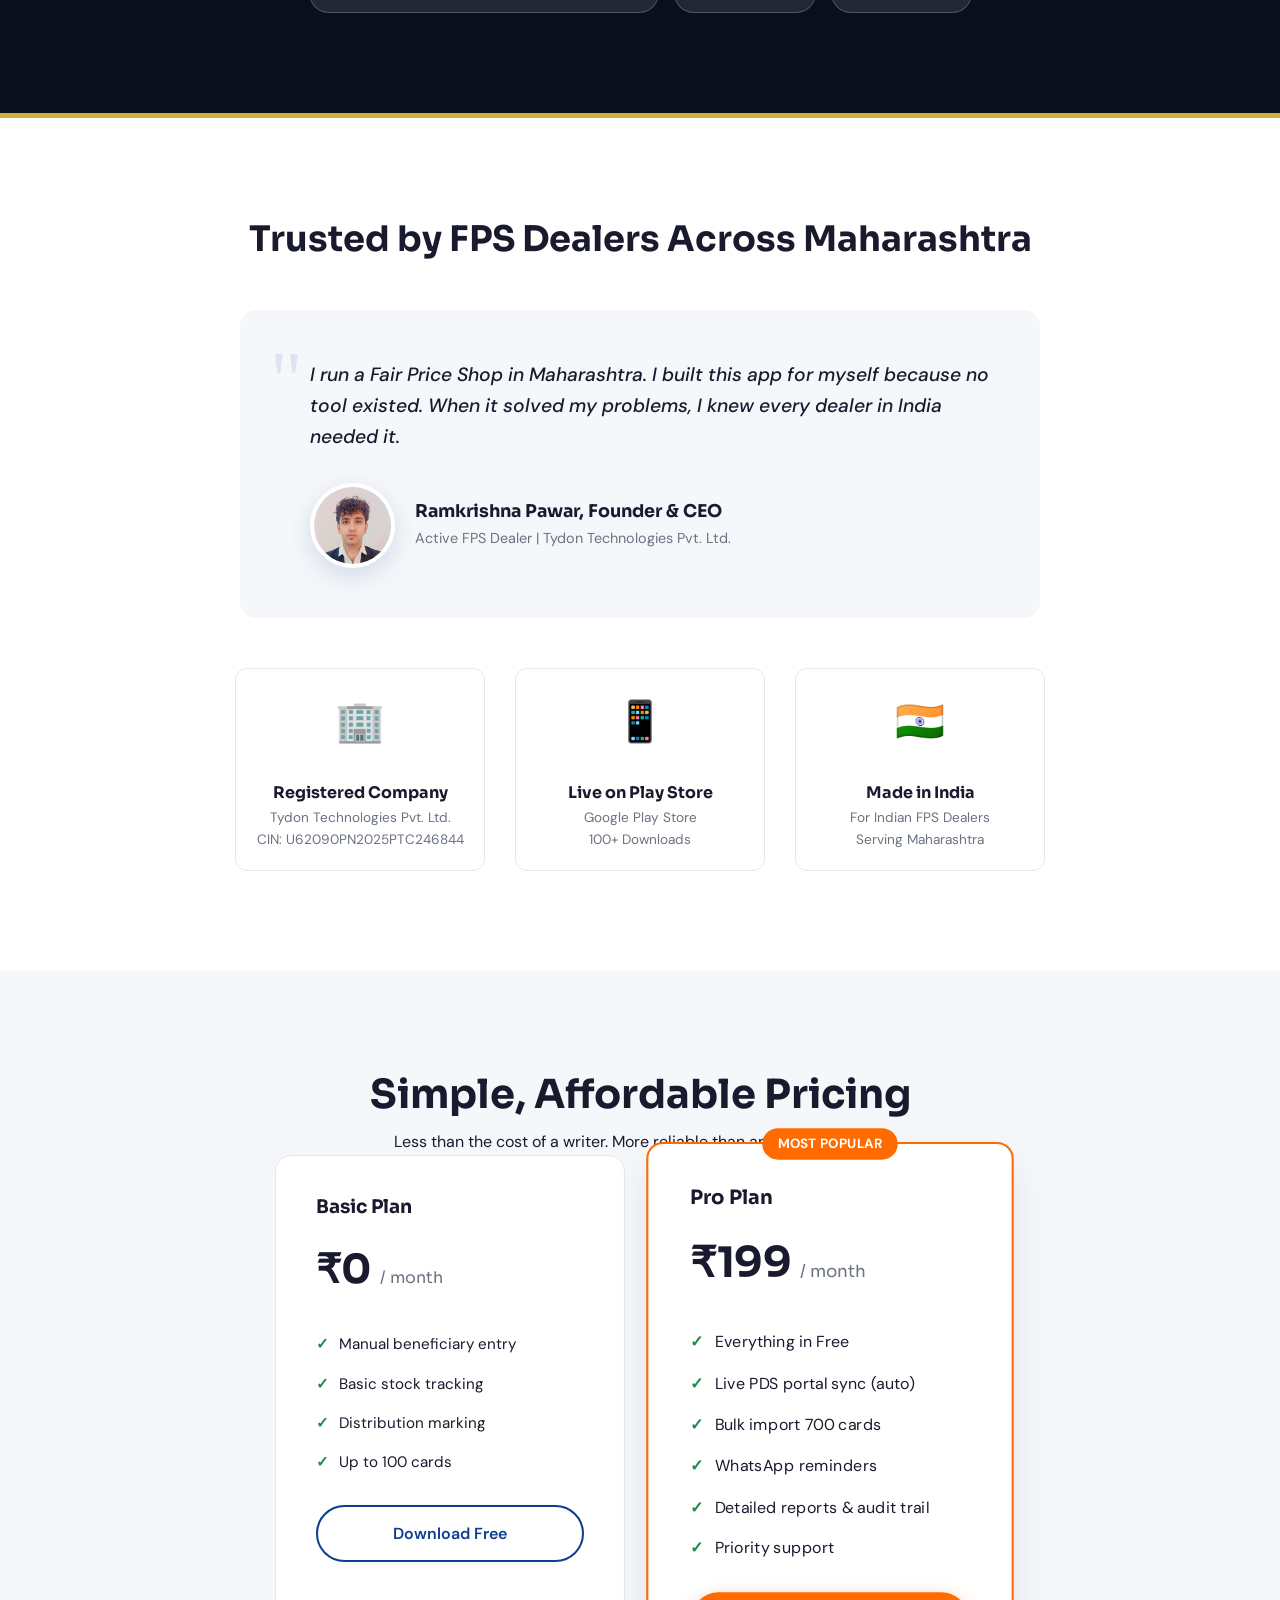
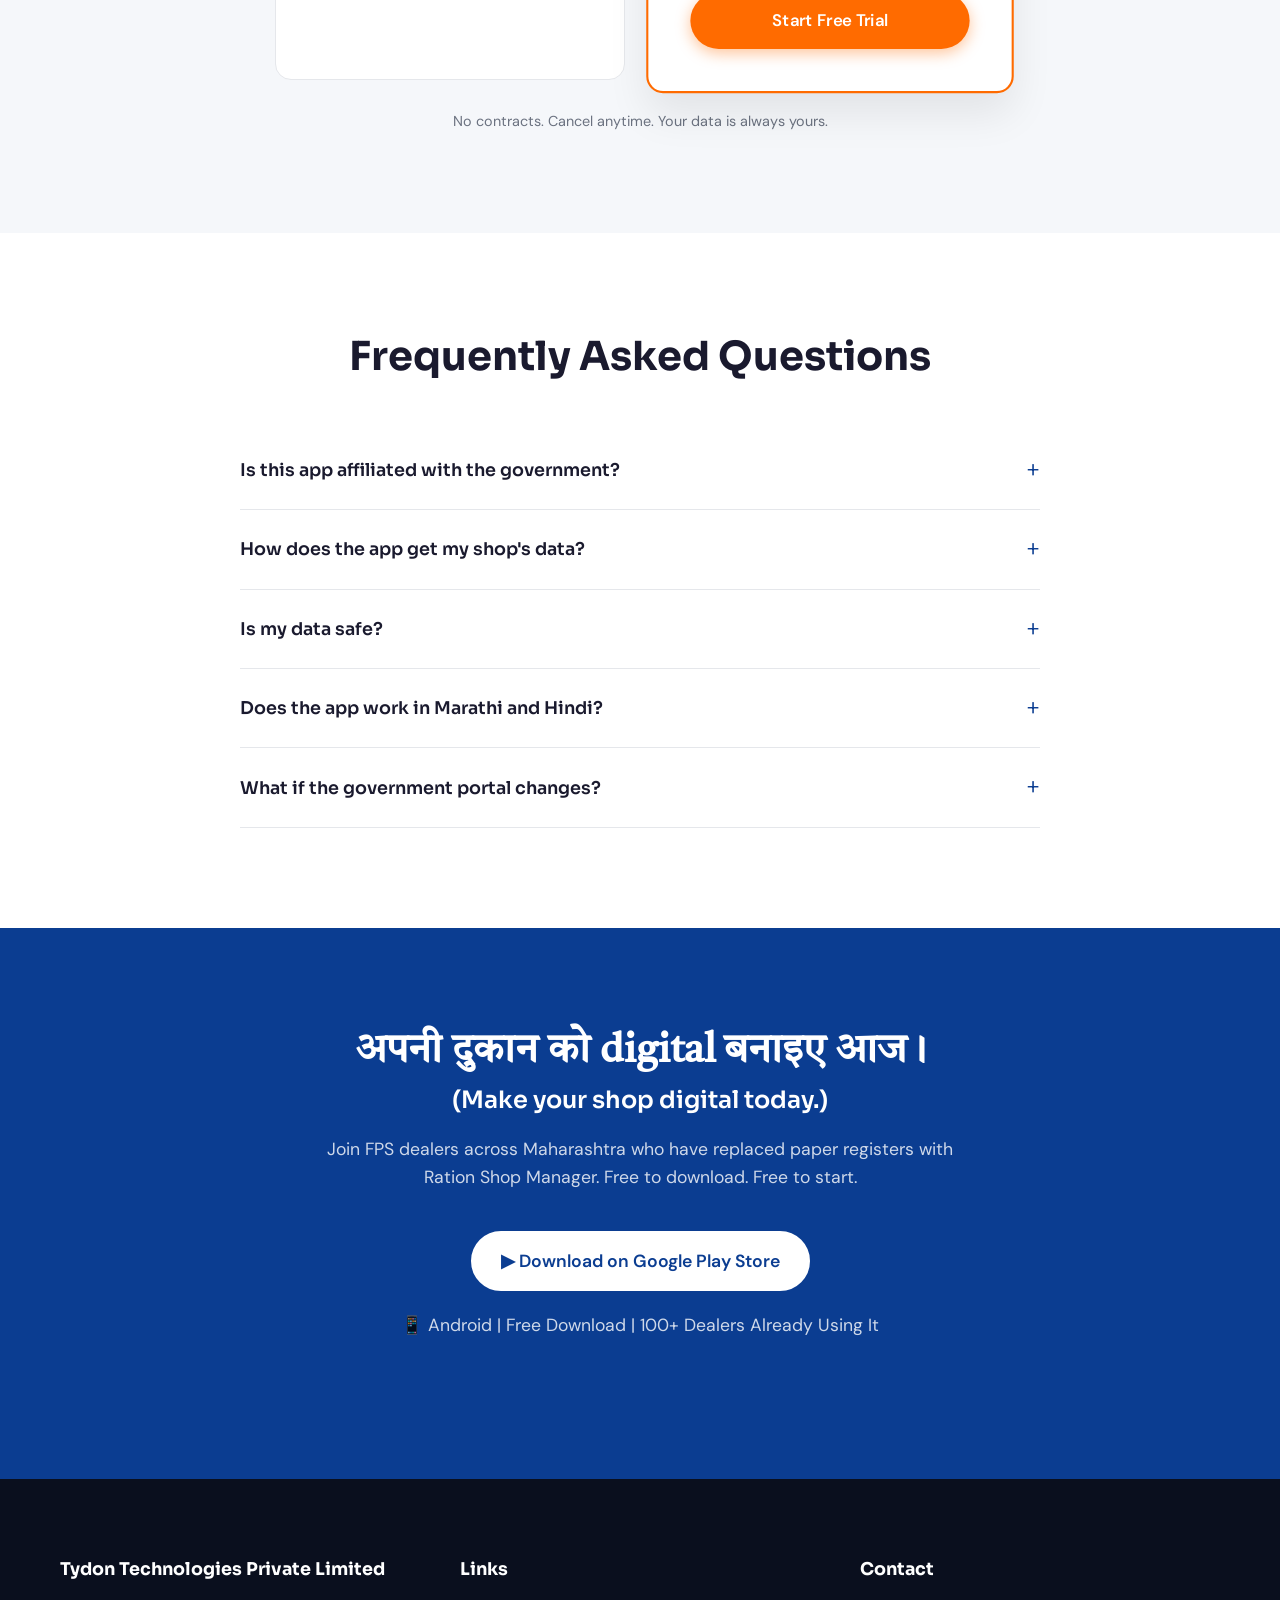
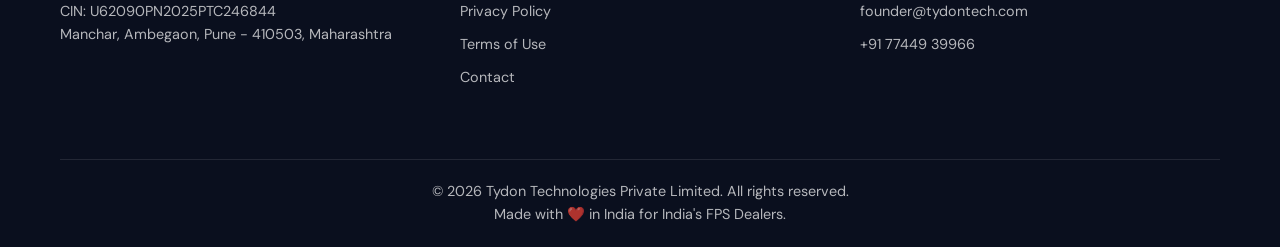
<file: rsm/index.html>
<!DOCTYPE html>
<html lang="en">

<head>
    <meta charset="UTF-8">
    <meta name="viewport" content="width=device-width, initial-scale=1.0">
    <title>Ration Shop Manager — Digital App for FPS Dealers | Tydon Technologies</title>
    <meta name="description"
        content="India's first mobile app for Fair Price Shop dealers. Auto stock book, live PDS data sync, beneficiary tracking. Aligned with SARTHAK-PDS scheme. Download free.">
    <meta name="keywords"
        content="ration shop app, FPS dealer app, fair price shop management, PDS management app, ration shop manager, SARTHAK PDS, India ration app">
    <meta property="og:title" content="Ration Shop Manager — Built by an FPS Dealer, for FPS Dealers">
    <meta property="og:description"
        content="Stop manual registers. Auto stock book, live govt data sync, WhatsApp reminders. Download free on Play Store.">

    <!-- Google Fonts -->
    <link rel="preconnect" href="https://fonts.googleapis.com">
    <link rel="preconnect" href="https://fonts.gstatic.com" crossorigin>
    <link
        href="https://fonts.googleapis.com/css2?family=DM+Sans:opsz,wght@9..40,400;500;600;700&family=Sora:wght@400;600;700;800&family=Tiro+Devanagari+Hindi:ital@0;1&display=swap"
        rel="stylesheet">

    <style>
        :root {
            --primary: #0B3D91;
            /* Deep India Blue - trust, government */
            --accent: #FF6B00;
            /* Saffron Orange - energy, CTA */
            --success: #1B8A4C;
            /* India Green - PDS/food/agriculture */
            --bg-dark: #0A0F1E;
            /* Near black for hero */
            --bg-light: #F5F7FA;
            /* Off white for sections */
            --bg-white: #FFFFFF;
            --text-dark: #1A1A2E;
            --text-muted: #6B7280;
            --border: #E5E7EB;
            --gold: #D4AF37;
            /* For badges, awards, govt alignment */
        }

        * {
            margin: 0;
            padding: 0;
            box-sizing: border-box;
        }

        body {
            font-family: 'DM Sans', sans-serif;
            color: var(--text-dark);
            line-height: 1.6;
            overflow-x: hidden;
            background-color: var(--bg-white);
        }

        h1,
        h2,
        h3,
        h4,
        h5,
        h6 {
            font-family: 'Sora', sans-serif;
            font-weight: 700;
            line-height: 1.2;
        }

        .hindi-text {
            font-family: 'Tiro Devanagari Hindi', serif;
        }

        a {
            text-decoration: none;
            color: inherit;
        }

        ul {
            list-style: none;
        }

        /* Container */
        .container {
            width: 100%;
            max-width: 1200px;
            margin: 0 auto;
            padding: 0 20px;
        }

        /* Buttons */
        .btn {
            display: inline-block;
            padding: 14px 28px;
            border-radius: 50px;
            font-weight: 600;
            text-align: center;
            cursor: pointer;
            transition: all 0.3s ease;
            font-family: 'DM Sans', sans-serif;
            border: none;
        }

        .btn-primary {
            background-color: var(--accent);
            color: white;
            box-shadow: 0 4px 14px rgba(255, 107, 0, 0.4);
        }

        .btn-primary:hover {
            transform: translateY(-2px);
            box-shadow: 0 6px 20px rgba(255, 107, 0, 0.6);
            color: white;
        }

        .btn-outline {
            background-color: transparent;
            color: white;
            border: 2px solid white;
        }

        .btn-outline:hover {
            background-color: rgba(255, 255, 255, 0.1);
        }

        .btn-outline-dark {
            background-color: transparent;
            color: var(--primary);
            border: 2px solid var(--primary);
        }

        .btn-outline-dark:hover {
            background-color: rgba(11, 61, 145, 0.05);
        }

        .pulse-animation {
            animation: pulse 2s infinite;
        }

        @keyframes pulse {
            0% {
                box-shadow: 0 0 0 0 rgba(255, 107, 0, 0.7);
            }

            70% {
                box-shadow: 0 0 0 15px rgba(255, 107, 0, 0);
            }

            100% {
                box-shadow: 0 0 0 0 rgba(255, 107, 0, 0);
            }
        }

        /* Section Reveal */
        .reveal {
            opacity: 0;
            transform: translateY(20px);
            transition: all 0.8s ease-out;
        }

        .reveal.active {
            opacity: 1;
            transform: translateY(0);
        }

        /* Section Badges */
        .section-label {
            display: inline-block;
            text-transform: uppercase;
            font-weight: 700;
            font-size: 0.85rem;
            letter-spacing: 1.5px;
            color: var(--primary);
            margin-bottom: 16px;
        }

        /* Navigation */
        nav {
            position: fixed;
            top: 0;
            width: 100%;
            z-index: 1000;
            transition: all 0.3s ease;
            padding: 20px 0;
        }

        nav.scrolled {
            background: rgba(255, 255, 255, 0.95);
            backdrop-filter: blur(10px);
            -webkit-backdrop-filter: blur(10px);
            box-shadow: 0 2px 10px rgba(0, 0, 0, 0.1);
            padding: 15px 0;
        }

        nav.scrolled .nav-link,
        nav.scrolled .logo-text {
            color: var(--text-dark);
        }

        nav .nav-link,
        nav .logo-text {
            color: white;
            transition: color 0.3s ease;
        }

        .nav-container {
            display: flex;
            justify-content: space-between;
            align-items: center;
        }

        .logo {
            display: flex;
            align-items: center;
            gap: 10px;
            font-family: 'Sora', sans-serif;
            font-weight: 700;
            font-size: 1.2rem;
        }

        .logo-icon {
            width: 32px;
            height: 32px;
            background: var(--primary);
            border-radius: 8px;
            display: flex;
            align-items: center;
            justify-content: center;
            color: white;
            font-size: 1.2rem;
        }

        .nav-links {
            display: flex;
            gap: 30px;
            align-items: center;
        }

        .nav-link {
            font-weight: 500;
            font-size: 0.95rem;
        }

        .nav-link:hover {
            opacity: 0.8;
        }

        .hamburger {
            display: none;
            cursor: pointer;
            background: none;
            border: none;
            color: inherit;
        }

        .hamburger-icon {
            width: 24px;
            height: 2px;
            background: currentColor;
            position: relative;
        }

        .hamburger-icon::before,
        .hamburger-icon::after {
            content: '';
            position: absolute;
            width: 100%;
            height: 2px;
            background: currentColor;
            left: 0;
        }

        .hamburger-icon::before {
            top: -8px;
        }

        .hamburger-icon::after {
            top: 8px;
        }

        /* Hero Section */
        .hero {
            background-color: var(--bg-dark);
            background-image:
                radial-gradient(circle at 20% 40%, rgba(11, 61, 145, 0.4), transparent 50%),
                radial-gradient(circle at 80% 60%, rgba(255, 107, 0, 0.1), transparent 50%);
            min-height: 100vh;
            padding-top: 140px;
            padding-bottom: 60px;
            position: relative;
            overflow: hidden;
            color: white;
            display: flex;
            align-items: center;
        }

        .hero::before {
            content: "";
            position: absolute;
            top: 0;
            left: 0;
            right: 0;
            bottom: 0;
            /* Premium subtle grid overlay */
            background-image:
                linear-gradient(to right, rgba(255, 255, 255, 0.04) 1px, transparent 1px),
                linear-gradient(to bottom, rgba(255, 255, 255, 0.04) 1px, transparent 1px);
            background-size: 60px 60px;
            mask-image: radial-gradient(ellipse at center, black 40%, transparent 80%);
            -webkit-mask-image: radial-gradient(ellipse at center, black 40%, transparent 80%);
            pointer-events: none;
        }

        .hero-bg-graphic {
            position: absolute;
            top: -20%;
            left: 50%;
            transform: translateX(-50%);
            width: 100%;
            height: 100%;
            background: radial-gradient(circle at top, rgba(11, 61, 145, 0.2) 0%, transparent 60%);
            z-index: 0;
            pointer-events: none;
        }

        .hero-content {
            position: relative;
            z-index: 1;
            text-align: center;
            max-width: 900px;
            margin: 0 auto;
        }

        .hero-badge {
            display: inline-flex;
            align-items: center;
            gap: 8px;
            padding: 8px 16px;
            border: 1px solid var(--gold);
            border-radius: 50px;
            font-size: 0.85rem;
            color: var(--gold);
            background: rgba(212, 175, 55, 0.1);
            margin-bottom: 24px;
        }

        .hero h1 {
            font-size: 3.8rem;
            margin-bottom: 20px;
            line-height: 1.1;
        }

        .hero h1 .hindi-text {
            font-size: 2.5rem;
            display: block;
            margin-bottom: 5px;
            color: rgba(255, 255, 255, 0.9);
        }

        .hero p {
            font-size: 1.2rem;
            color: rgba(255, 255, 255, 0.8);
            margin-bottom: 40px;
            max-width: 750px;
            margin-left: auto;
            margin-right: auto;
        }

        .hero-ctas {
            display: flex;
            gap: 16px;
            justify-content: center;
            margin-bottom: 80px;
        }

        /* App Screenshot Placeholder */
        .app-screenshot-placeholder {
            width: 320px;
            height: 640px;
            background: #111;
            border: 12px solid #222;
            border-radius: 40px;
            margin: 0 auto 60px;
            display: flex;
            align-items: center;
            justify-content: center;
            color: rgba(255, 255, 255, 0.2);
            font-weight: bold;
            font-size: 0.9rem;
            position: relative;
            box-shadow: 0 30px 60px rgba(0, 0, 0, 0.5);
            overflow: hidden;
        }

        .app-screenshot-placeholder::before {
            content: '';
            position: absolute;
            top: 0;
            left: 50%;
            transform: translateX(-50%);
            width: 120px;
            height: 25px;
            background: #222;
            border-bottom-left-radius: 15px;
            border-bottom-right-radius: 15px;
            z-index: 2;
        }

        /* Premium UI Dashboard CSS */
        .app-ui-container {
            width: 100%;
            height: 100%;
            background: #09090b;
            background-image:
                radial-gradient(circle at 0% 0%, rgba(99, 102, 241, 0.15) 0%, transparent 50%),
                radial-gradient(circle at 100% 100%, rgba(168, 85, 247, 0.15) 0%, transparent 50%);
            border-radius: 28px;
            overflow: hidden;
            display: flex;
            flex-direction: column;
            color: #ffffff;
            position: relative;
            z-index: 1;
            padding: 45px 16px 16px;
            text-align: left;
            font-family: 'DM Sans', sans-serif;
            box-sizing: border-box;
        }

        .ui-header {
            display: flex;
            align-items: center;
            justify-content: space-between;
            font-weight: 700;
            font-size: 1.1rem;
            margin-bottom: 20px;
            color: #ffffff;
        }

        .ui-header-title {
            display: flex;
            align-items: center;
            gap: 10px;
        }

        .ui-header svg {
            width: 20px;
            height: 20px;
            color: #a1a1aa;
        }

        .ui-glass-panel {
            background: rgba(255, 255, 255, 0.03);
            border: 1px solid rgba(255, 255, 255, 0.08);
            backdrop-filter: blur(20px);
            -webkit-backdrop-filter: blur(20px);
            border-radius: 20px;
            padding: 16px;
            margin-bottom: 16px;
            transition: transform 0.3s ease;
        }

        .ui-glass-panel:hover {
            transform: translateY(-2px);
            background: rgba(255, 255, 255, 0.05);
            border: 1px solid rgba(255, 255, 255, 0.15);
        }

        .ui-entitlement-title {
            font-size: 0.8rem;
            color: #a1a1aa;
            text-transform: uppercase;
            letter-spacing: 1px;
            margin-bottom: 12px;
            font-weight: 700;
        }

        .ui-entitlement-row {
            display: flex;
            justify-content: space-between;
            align-items: center;
            margin-bottom: 12px;
        }

        .ui-entitlement-row:last-child {
            margin-bottom: 0;
        }

        .ui-commodity {
            display: flex;
            align-items: center;
            gap: 12px;
        }

        .ui-icon-glow {
            width: 36px;
            height: 36px;
            border-radius: 12px;
            display: flex;
            align-items: center;
            justify-content: center;
            font-size: 1.2rem;
            position: relative;
        }

        .ui-icon-glow.rice {
            background: rgba(234, 179, 8, 0.15);
            color: #eab308;
            box-shadow: 0 0 15px rgba(234, 179, 8, 0.2);
        }

        .ui-icon-glow.wheat {
            background: rgba(34, 197, 94, 0.15);
            color: #22c55e;
            box-shadow: 0 0 15px rgba(34, 197, 94, 0.2);
        }

        .ui-commodity-info h4 {
            font-size: 0.95rem;
            margin: 0;
            font-weight: 600;
        }

        .ui-commodity-info p {
            font-size: 0.75rem;
            color: #a1a1aa;
            margin: 0;
        }

        .ui-commodity-value {
            text-align: right;
        }

        .ui-commodity-value h3 {
            font-size: 1.2rem;
            margin: 0;
            font-family: 'Sora', sans-serif;
            font-weight: 700;
        }

        .ui-commodity-value p {
            font-size: 0.7rem;
            color: #4ade80;
            margin: 0;
            display: flex;
            align-items: center;
            gap: 4px;
            justify-content: flex-end;
            font-weight: 600;
        }

        .ui-progress-bg {
            height: 6px;
            background: rgba(255, 255, 255, 0.1);
            border-radius: 10px;
            margin-top: 10px;
            overflow: hidden;
        }

        .ui-progress-fill {
            height: 100%;
            border-radius: 10px;
            width: 0%;
            transition: width 1.5s ease-out;
        }

        .ui-progress-fill.rice-fill {
            background: linear-gradient(90deg, #ca8a04, #facc15);
            width: 5%;
        }

        .ui-progress-fill.wheat-fill {
            background: linear-gradient(90deg, #16a34a, #4ade80);
            width: 5%;
        }

        .ui-stats-grid {
            display: grid;
            grid-template-columns: 1fr 1fr;
            gap: 12px;
        }

        .ui-stat-card {
            background: rgba(255, 255, 255, 0.03);
            border: 1px solid rgba(255, 255, 255, 0.05);
            border-radius: 16px;
            padding: 14px;
            display: flex;
            flex-direction: column;
            gap: 8px;
            position: relative;
            overflow: hidden;
            transition: transform 0.2s ease;
        }

        .ui-stat-card:hover {
            transform: translateY(-2px);
            background: rgba(255, 255, 255, 0.06);
        }

        .ui-stat-card::before {
            content: '';
            position: absolute;
            top: 0;
            left: 0;
            width: 100%;
            height: 2px;
        }

        .ui-stat-card.blue::before {
            background: linear-gradient(90deg, transparent, #3b82f6, transparent);
        }

        .ui-stat-card.purple::before {
            background: linear-gradient(90deg, transparent, #a855f7, transparent);
        }

        .ui-stat-card.green::before {
            background: linear-gradient(90deg, transparent, #22c55e, transparent);
        }

        .ui-stat-card.orange::before {
            background: linear-gradient(90deg, transparent, #f97316, transparent);
        }

        .ui-stat-icon {
            width: 28px;
            height: 28px;
            border-radius: 8px;
            display: flex;
            align-items: center;
            justify-content: center;
            font-size: 0.9rem;
        }

        .ui-stat-icon.blue {
            background: rgba(59, 130, 246, 0.15);
            color: #60a5fa;
        }

        .ui-stat-icon.purple {
            background: rgba(168, 85, 247, 0.15);
            color: #c084fc;
        }

        .ui-stat-icon.green {
            background: rgba(34, 197, 94, 0.15);
            color: #4ade80;
        }

        .ui-stat-icon.orange {
            background: rgba(249, 115, 22, 0.15);
            color: #fb923c;
        }

        .ui-stat-value {
            font-size: 1.3rem;
            font-family: 'Sora', sans-serif;
            font-weight: 700;
        }

        .ui-stat-label {
            font-size: 0.7rem;
            color: #a1a1aa;
            font-weight: 500;
        }

        .hero-stats {
            display: flex;
            justify-content: center;
            gap: 60px;
            padding-top: 40px;
            border-top: 1px solid rgba(255, 255, 255, 0.1);
        }

        .stat-item h3 {
            font-size: 2.5rem;
            color: white;
            margin-bottom: 5px;
        }

        .stat-item p {
            font-size: 0.9rem;
            color: var(--text-muted);
            margin: 0;
        }

        /* Problem Section */
        .problem-section {
            padding: 100px 0;
            background-color: var(--bg-light);
            text-align: center;
        }

        .problem-section h2 {
            font-size: 2.5rem;
            margin-bottom: 50px;
            color: var(--text-dark);
        }

        .cards-grid {
            display: grid;
            grid-template-columns: repeat(3, 1fr);
            gap: 30px;
            margin-bottom: 50px;
        }

        .card {
            background: var(--bg-white);
            padding: 40px 30px;
            border-radius: 12px;
            box-shadow: 0 10px 30px rgba(0, 0, 0, 0.03);
            text-align: left;
            transition: all 0.3s ease;
            position: relative;
            border: 1px solid var(--border);
        }

        .card:hover {
            transform: translateY(-8px);
            box-shadow: 0 15px 40px rgba(0, 0, 0, 0.08);
        }

        .card-icon {
            font-size: 2.5rem;
            margin-bottom: 20px;
            display: inline-block;
        }

        .card h3 {
            font-size: 1.2rem;
            margin-bottom: 15px;
            color: var(--text-dark);
        }

        .card p {
            color: var(--text-muted);
            font-size: 0.95rem;
        }

        .impact-stat {
            background: white;
            padding: 40px;
            border-radius: 12px;
            box-shadow: 0 10px 30px rgba(0, 0, 0, 0.05);
            border-left: 5px solid var(--accent);
            max-width: 800px;
            margin: 0 auto;
        }

        .impact-stat p {
            font-size: 1.2rem;
            font-weight: 600;
            color: var(--text-dark);
        }

        .impact-stat .source {
            display: block;
            margin-top: 10px;
            font-size: 0.85rem;
            color: var(--text-muted);
            font-weight: 400;
        }

        /* Solution Section */
        .solution-section {
            padding: 100px 0;
            background-color: var(--bg-white);
        }

        .solution-section .section-header {
            text-align: center;
            margin-bottom: 60px;
        }

        .solution-section h2 {
            font-size: 2.5rem;
        }

        .feature-grid {
            display: grid;
            grid-template-columns: repeat(2, 1fr);
            gap: 40px;
        }

        .feature-item {
            display: flex;
            gap: 20px;
            background: var(--bg-white);
            padding: 30px;
            border-radius: 12px;
            border: 1px solid transparent;
            transition: all 0.3s ease;
        }

        .feature-item:hover {
            border-color: var(--border);
            box-shadow: 0 10px 30px rgba(0, 0, 0, 0.04);
            transform: translateY(-4px);
        }

        .feature-icon {
            font-size: 2rem;
            background: var(--bg-light);
            width: 60px;
            height: 60px;
            border-radius: 50%;
            display: flex;
            align-items: center;
            justify-content: center;
            flex-shrink: 0;
            color: var(--primary);
        }

        .feature-content h3 {
            font-size: 1.2rem;
            margin-bottom: 10px;
            display: flex;
            align-items: center;
            gap: 10px;
            flex-wrap: wrap;
        }

        .feature-content p {
            color: var(--text-muted);
            font-size: 0.95rem;
        }

        .badge-soon {
            font-size: 0.7rem;
            background: var(--accent);
            color: white;
            padding: 3px 8px;
            border-radius: 20px;
            text-transform: uppercase;
            font-weight: 700;
            letter-spacing: 0.5px;
            font-family: 'DM Sans', sans-serif;
        }

        /* How It Works Section */
        .how-it-works {
            padding: 100px 0;
            background-color: var(--bg-light);
            clip-path: polygon(0 5vw, 100% 0, 100% 100%, 0 100%);
            margin-top: -5vw;
            padding-top: calc(100px + 5vw);
            position: relative;
        }

        .how-it-works h2 {
            text-align: center;
            font-size: 2.5rem;
            margin-bottom: 60px;
        }

        .steps-container {
            display: flex;
            justify-content: space-between;
            position: relative;
            max-width: 1000px;
            margin: 0 auto;
        }

        .steps-line {
            position: absolute;
            top: 25px;
            left: 10%;
            right: 10%;
            height: 2px;
            background: var(--border);
            z-index: 1;
        }

        .steps-line-progress {
            position: absolute;
            top: 25px;
            left: 10%;
            height: 2px;
            background: var(--primary);
            width: 0;
            transition: width 1.5s ease-out;
            z-index: 2;
        }

        .step {
            width: 22%;
            position: relative;
            z-index: 3;
            text-align: center;
        }

        .step-number {
            width: 50px;
            height: 50px;
            background: white;
            border: 2px solid var(--primary);
            border-radius: 50%;
            display: flex;
            align-items: center;
            justify-content: center;
            font-weight: 700;
            font-size: 1.2rem;
            color: var(--primary);
            margin: 0 auto 20px;
            transition: all 0.3s ease;
        }

        .step:hover .step-number {
            background: var(--primary);
            color: white;
            transform: scale(1.1);
        }

        .step h3 {
            font-size: 1.1rem;
            margin-bottom: 10px;
        }

        .step p {
            font-size: 0.9rem;
            color: var(--text-muted);
        }

        /* SARTHAK Section */
        .sarthak-section {
            padding: 100px 0;
            background-color: var(--bg-dark);
            color: white;
            text-align: center;
            border-bottom: 5px solid var(--gold);
            position: relative;
        }

        .sarthak-section h2 {
            font-size: 2.2rem;
            margin: 20px 0;
        }

        .sarthak-intro {
            max-width: 800px;
            margin: 0 auto 50px;
            color: rgba(255, 255, 255, 0.7);
            font-size: 1.05rem;
        }

        .sarthak-cards {
            display: grid;
            grid-template-columns: repeat(3, 1fr);
            gap: 30px;
            margin-bottom: 50px;
        }

        .sarthak-card {
            background: rgba(255, 255, 255, 0.05);
            padding: 40px 30px;
            border-radius: 12px;
            border-top: 3px solid var(--gold);
            text-align: left;
            transition: transform 0.3s ease;
        }

        .sarthak-card:hover {
            transform: translateY(-5px);
            background: rgba(255, 255, 255, 0.08);
        }

        .sarthak-card h3 {
            font-size: 1.1rem;
            margin-bottom: 15px;
            color: white;
        }

        .sarthak-card p {
            font-size: 0.9rem;
            color: rgba(255, 255, 255, 0.7);
        }

        .api-requests {
            display: flex;
            justify-content: center;
            flex-wrap: wrap;
            gap: 15px;
            margin-top: 20px;
        }

        .api-badge {
            background: rgba(255, 255, 255, 0.1);
            padding: 8px 16px;
            border-radius: 50px;
            font-size: 0.85rem;
            border: 1px solid rgba(255, 255, 255, 0.2);
            display: inline-flex;
            align-items: center;
            gap: 8px;
        }

        .api-badge::before {
            content: '✓';
            color: var(--success);
            font-weight: bold;
        }

        /* Social Proof Section */
        .social-proof {
            padding: 100px 0;
            background-color: var(--bg-white);
            text-align: center;
        }

        .social-proof h2 {
            font-size: 2.2rem;
            margin-bottom: 50px;
        }

        .founder-card {
            background: var(--bg-light);
            padding: 50px;
            border-radius: 16px;
            max-width: 800px;
            margin: 0 auto 50px;
            position: relative;
            text-align: left;
        }

        .quote-icon {
            position: absolute;
            top: 30px;
            left: 30px;
            font-size: 5rem;
            color: rgba(11, 61, 145, 0.1);
            font-family: serif;
            line-height: 1;
        }

        .founder-card blockquote {
            font-size: 1.2rem;
            font-weight: 500;
            color: var(--text-dark);
            margin-bottom: 30px;
            position: relative;
            z-index: 1;
            padding-left: 20px;
            font-style: italic;
        }

        .founder-info {
            display: flex;
            align-items: center;
            gap: 20px;
            padding-left: 20px;
        }

        .founder-avatar {
            width: 85px;
            height: 85px;
            border-radius: 50%;
            display: flex;
            align-items: center;
            justify-content: center;
            overflow: hidden;
            flex-shrink: 0;
            border: 4px solid white;
            box-shadow: 0 8px 24px rgba(11, 61, 145, 0.15);
            /* Premium shadow using primary color */
            position: relative;
            background: var(--bg-white);
        }

        .founder-avatar img {
            width: 100%;
            height: 100%;
            object-fit: cover;
            object-position: center 15%;
            /* Frames the face nicely by shifting slightly upwards */
        }

        .founder-details h4 {
            font-size: 1.1rem;
            margin-bottom: 5px;
        }

        .founder-details p {
            font-size: 0.9rem;
            color: var(--text-muted);
        }

        .trust-badges {
            display: flex;
            justify-content: center;
            gap: 30px;
            flex-wrap: wrap;
        }

        .trust-badge {
            border: 1px solid var(--border);
            padding: 20px;
            border-radius: 12px;
            width: 250px;
            text-align: center;
            background: var(--bg-white);
            transition: transform 0.3s ease;
        }

        .trust-badge:hover {
            transform: translateY(-5px);
            box-shadow: 0 10px 20px rgba(0, 0, 0, 0.05);
        }

        .trust-badge h4 {
            font-size: 1rem;
            margin: 10px 0 5px;
        }

        .trust-badge p {
            font-size: 0.85rem;
            color: var(--text-muted);
        }

        /* Pricing Section */
        .pricing-section {
            padding: 100px 0;
            background-color: var(--bg-light);
            text-align: center;
        }

        .pricing-section h2 {
            font-size: 2.5rem;
            margin-bottom: 10px;
        }

        .pricing-section>p {
            color: var(--text-muted);
            margin-bottom: 50px;
        }

        .pricing-cards {
            display: flex;
            justify-content: center;
            gap: 30px;
            margin-bottom: 30px;
        }

        .pricing-card {
            background: var(--bg-white);
            border: 1px solid var(--border);
            border-radius: 16px;
            padding: 40px;
            width: 350px;
            text-align: left;
            position: relative;
            transition: all 0.3s ease;
        }

        .pricing-card:hover {
            box-shadow: 0 15px 30px rgba(0, 0, 0, 0.05);
        }

        .pricing-card.pro {
            background: var(--bg-white);
            border: 2px solid var(--accent);
            box-shadow: 0 20px 40px rgba(0, 0, 0, 0.08);
            transform: scale(1.05);
        }

        .pricing-card.pro:hover {
            transform: scale(1.05) translateY(-5px);
        }

        .most-popular {
            position: absolute;
            top: -15px;
            left: 50%;
            transform: translateX(-50%);
            background: var(--accent);
            color: white;
            padding: 5px 15px;
            border-radius: 20px;
            font-size: 0.8rem;
            font-weight: 700;
            text-transform: uppercase;
        }

        .price {
            font-size: 2.5rem;
            font-weight: 700;
            font-family: 'Sora', sans-serif;
            margin: 20px 0;
            color: var(--text-dark);
        }

        .price span {
            font-size: 1rem;
            color: var(--text-muted);
            font-weight: 400;
        }

        .pricing-features {
            margin: 30px 0;
        }

        .pricing-features li {
            margin-bottom: 15px;
            display: flex;
            gap: 10px;
            align-items: flex-start;
            font-size: 0.95rem;
        }

        .pricing-features li::before {
            content: "✓";
            color: var(--success);
            font-weight: bold;
        }

        .pricing-card .btn {
            width: 100%;
        }

        .pricing-note {
            font-size: 0.9rem;
            color: var(--text-muted);
        }

        /* FAQ Section */
        .faq-section {
            padding: 100px 0;
            background-color: var(--bg-white);
        }

        .faq-section h2 {
            text-align: center;
            font-size: 2.5rem;
            margin-bottom: 50px;
        }

        .faq-container {
            max-width: 800px;
            margin: 0 auto;
        }

        .faq-item {
            border-bottom: 1px solid var(--border);
            padding: 20px 0;
        }

        .faq-question {
            display: flex;
            justify-content: space-between;
            align-items: center;
            cursor: pointer;
            font-weight: 600;
            font-family: 'Sora', sans-serif;
            font-size: 1.1rem;
        }

        .faq-icon {
            font-size: 1.5rem;
            font-weight: 300;
            transition: transform 0.3s ease;
            color: var(--primary);
        }

        .faq-item.active .faq-icon {
            transform: rotate(45deg);
        }

        .faq-answer {
            max-height: 0;
            overflow: hidden;
            transition: max-height 0.3s ease-out;
            color: var(--text-muted);
        }

        .faq-answer-inner {
            padding-top: 15px;
            line-height: 1.6;
            padding-right: 30px;
        }

        /* CTA Section */
        .cta-section {
            padding: 100px 0;
            background-color: var(--primary);
            color: white;
            text-align: center;
        }

        .cta-section h2 {
            font-size: 2.5rem;
            margin-bottom: 20px;
        }

        .cta-section p {
            font-size: 1.1rem;
            color: rgba(255, 255, 255, 0.8);
            margin-bottom: 40px;
            max-width: 650px;
            margin-left: auto;
            margin-right: auto;
        }

        .cta-meta {
            margin-top: 20px;
            font-size: 0.9rem;
            color: rgba(255, 255, 255, 0.6);
        }

        /* Footer */
        footer {
            background-color: var(--bg-dark);
            color: rgba(255, 255, 255, 0.7);
            padding: 80px 0 20px;
            font-size: 0.9rem;
        }

        .footer-grid {
            display: grid;
            grid-template-columns: repeat(3, 1fr);
            gap: 40px;
            margin-bottom: 60px;
        }

        .footer-grid h4 {
            color: white;
            margin-bottom: 20px;
            font-size: 1.1rem;
        }

        .footer-links li {
            margin-bottom: 10px;
        }

        .footer-links a:hover {
            color: white;
        }

        .footer-bottom {
            border-top: 1px solid rgba(255, 255, 255, 0.1);
            padding-top: 20px;
            text-align: center;
        }

        /* Responsive */
        @media (max-width: 1024px) {
            .cards-grid {
                grid-template-columns: repeat(2, 1fr);
            }

            .sarthak-cards {
                grid-template-columns: 1fr;
            }
        }

        @media (max-width: 768px) {
            h1 {
                font-size: 2.5rem !important;
            }

            h1 .hindi-text {
                font-size: 2rem !important;
            }

            h2 {
                font-size: 2rem !important;
            }

            .nav-links {
                position: fixed;
                top: 70px;
                left: -100%;
                width: 100%;
                height: calc(100vh - 70px);
                background: white;
                flex-direction: column;
                padding: 40px 20px;
                transition: left 0.3s ease;
                align-items: flex-start;
            }

            .nav-links.active {
                left: 0;
            }

            .nav-links .nav-link {
                color: var(--text-dark);
                font-size: 1.2rem;
                border-bottom: 1px solid var(--border);
                width: 100%;
                padding-bottom: 15px;
            }

            .hamburger {
                display: block;
            }

            nav.scrolled .hamburger {
                color: var(--text-dark);
            }

            nav .hamburger {
                color: white;
            }

            .hero-ctas {
                flex-direction: column;
            }

            .hero-stats {
                flex-direction: column;
                gap: 30px;
            }

            .cards-grid,
            .feature-grid {
                grid-template-columns: 1fr;
            }

            .steps-line {
                display: none;
            }

            .steps-line-progress {
                display: none;
            }

            .steps-container {
                flex-direction: column;
                gap: 40px;
                padding-left: 20px;
                border-left: 2px solid var(--border);
                margin-left: 20px;
            }

            .step {
                width: 100%;
                text-align: left;
                display: flex;
                gap: 20px;
            }

            .step-number {
                margin: 0;
                flex-shrink: 0;
                position: absolute;
                left: -47px;
                top: 0;
            }

            .step>div {
                margin-left: 10px;
            }

            .pricing-cards {
                flex-direction: column;
                align-items: center;
            }

            .pricing-card,
            .pricing-card.pro {
                width: 100%;
                max-width: 400px;
            }

            .pricing-card.pro {
                transform: scale(1);
                order: -1;
                /* Show Pro plan first on mobile */
            }

            .pricing-card.pro:hover {
                transform: scale(1) translateY(-5px);
            }

            .footer-grid {
                grid-template-columns: 1fr;
                gap: 40px;
                text-align: center;
            }
        }
    </style>
</head>

<body>

    <!-- Navigation -->
    <nav id="navbar">
        <div class="container nav-container">
            <div class="logo">
                <div class="logo-icon">R</div>
                <span class="logo-text">Ration Shop Manager</span>
            </div>
            <div class="nav-links" id="navLinks">
                <a href="#features" class="nav-link">Features</a>
                <a href="#how-it-works" class="nav-link">How It Works</a>
                <a href="#why-us" class="nav-link">Why Us</a>
                <a href="https://play.google.com/store/apps/details?id=com.rationshop.crm" class="btn btn-primary"
                    target="_blank">Download Free</a>
            </div>
            <button class="hamburger" id="hamburger" aria-label="Menu">
                <div class="hamburger-icon"></div>
            </button>
        </div>
    </nav>

    <!-- Hero Section -->
    <section class="hero">
        <div class="hero-bg-graphic"></div>
        <div class="container">
            <div class="hero-content reveal">
                <div class="hero-badge">
                    <span>🇮🇳</span> Aligned with SARTHAK-PDS Scheme — ₹25,530 Cr Govt Initiative
                </div>
                <h1>
                    <span class="hindi-text">India का पहला</span>
                    Ration Shop Management App
                </h1>
                <p>Built by an FPS dealer. For every FPS dealer in India. Stop manual registers. Stop inspection fears.
                    Start running your shop digitally.</p>
                <div class="hero-ctas">
                    <a href="https://play.google.com/store/apps/details?id=com.rationshop.crm"
                        class="btn btn-primary pulse-animation" target="_blank">▶ Download on Play Store</a>
                    <a href="#how-it-works" class="btn btn-outline">Watch Demo</a>
                </div>

                <div class="app-screenshot-placeholder">
                    <div class="app-ui-container">
                        <!-- Header -->
                        <div class="ui-header">
                            <div class="ui-header-title">
                                <svg fill="none" stroke="currentColor" viewBox="0 0 24 24">
                                    <path stroke-linecap="round" stroke-linejoin="round" stroke-width="2"
                                        d="M10 19l-7-7m0 0l7-7m-7 7h18"></path>
                                </svg>
                                Analytics
                            </div>
                            <svg fill="none" stroke="currentColor" viewBox="0 0 24 24">
                                <path stroke-linecap="round" stroke-linejoin="round" stroke-width="2"
                                    d="M12 5v.01M12 12v.01M12 19v.01M12 6a1 1 0 110-2 1 1 0 010 2zm0 7a1 1 0 110-2 1 1 0 010 2zm0 7a1 1 0 110-2 1 1 0 010 2z">
                                </path>
                            </svg>
                        </div>

                        <!-- Main Entitlement Card -->
                        <div class="ui-glass-panel">
                            <div class="ui-entitlement-title">Monthly Entitlement</div>

                            <!-- Rice -->
                            <div class="ui-entitlement-row">
                                <div class="ui-commodity">
                                    <div class="ui-icon-glow rice">🌾</div>
                                    <div class="ui-commodity-info">
                                        <h4>Rice</h4>
                                        <p>Allocated</p>
                                    </div>
                                </div>
                                <div class="ui-commodity-value">
                                    <h3>4,776 <span style="font-size:0.8rem; color:#a1a1aa;">kg</span></h3>
                                    <p style="color: #a1a1aa;">239 kg Sold (5%)</p>
                                </div>
                            </div>
                            <div class="ui-progress-bg" style="margin-bottom: 16px;">
                                <div class="ui-progress-fill rice-fill"></div>
                            </div>

                            <!-- Wheat -->
                            <div class="ui-entitlement-row">
                                <div class="ui-commodity">
                                    <div class="ui-icon-glow wheat">🍃</div>
                                    <div class="ui-commodity-info">
                                        <h4>Wheat</h4>
                                        <p>Allocated</p>
                                    </div>
                                </div>
                                <div class="ui-commodity-value">
                                    <h3>7,125 <span style="font-size:0.8rem; color:#a1a1aa;">kg</span></h3>
                                    <p style="color: #a1a1aa;">356 kg Sold (5%)</p>
                                </div>
                            </div>
                            <div class="ui-progress-bg">
                                <div class="ui-progress-fill wheat-fill"></div>
                            </div>
                        </div>

                        <div class="ui-entitlement-title" style="margin-top: 8px;">Status Overview</div>

                        <!-- 4 Grid Cards -->
                        <div class="ui-stats-grid">
                            <div class="ui-stat-card blue">
                                <div class="ui-stat-icon blue">💳</div>
                                <div class="ui-stat-value">554</div>
                                <div class="ui-stat-label">Total Cards</div>
                            </div>
                            <div class="ui-stat-card purple">
                                <div class="ui-stat-icon purple">👥</div>
                                <div class="ui-stat-value">103</div>
                                <div class="ui-stat-label">People Served</div>
                            </div>
                            <div class="ui-stat-card green">
                                <div class="ui-stat-icon green">✓</div>
                                <div class="ui-stat-value">5%</div>
                                <div class="ui-stat-label">Total % Sold</div>
                            </div>
                            <div class="ui-stat-card orange">
                                <div class="ui-stat-icon orange">⏱</div>
                                <div class="ui-stat-value">528</div>
                                <div class="ui-stat-label">Pending Cards</div>
                            </div>
                        </div>
                    </div>
                </div>

                <div class="hero-stats">
                    <div class="stat-item">
                        <h3 class="counter" data-target="5.4" data-suffix=" Lakh+">0</h3>
                        <p>FPS Dealers in India</p>
                    </div>
                    <div class="stat-item">
                        <h3 class="counter" data-target="80" data-suffix=" Crore+">0</h3>
                        <p>Beneficiaries Served by PDS</p>
                    </div>
                    <div class="stat-item">
                        <h3 class="counter" data-target="25530" data-prefix="₹" data-suffix=" Cr">0</h3>
                        <p>Govt SARTHAK Budget for PDS Modernization</p>
                    </div>
                </div>
            </div>
        </div>
    </section>

    <!-- Problem Section -->
    <section class="problem-section" id="why-us">
        <div class="container reveal">
            <span class="section-label">THE PROBLEM</span>
            <h2 class="hindi-text">हर महीने यही झंझट? (Same trouble every month?)</h2>

            <div class="cards-grid">
                <div class="card">
                    <div class="card-icon">📋</div>
                    <h3>Manual Stock Registers</h3>
                    <p>Every transaction recorded by hand. One mistake = inspection penalty. Dealers lose lakhs due to
                        stock mismatches during government audits.</p>
                </div>
                <div class="card">
                    <div class="card-icon">👥</div>
                    <h3>Missing Beneficiaries</h3>
                    <p>No way to know who collected ration and who didn't. Unclaimed stock, wasted trips, angry
                        customers — every single month.</p>
                </div>
                <div class="card">
                    <div class="card-icon">📝</div>
                    <h3>Writer Dependency & Fraud</h3>
                    <p>Hired writers control your records. Data manipulation goes undetected. Your own shop's data is
                        not in your hands.</p>
                </div>
            </div>

            <div class="impact-stat">
                <p>28% of India's distributed food grains are lost to leakage and mismanagement every year.<br>8.51
                    crore beneficiaries flagged as inactive or non-collecting.</p>
                <span class="source">— Source: Government of India PDS Data</span>
            </div>
        </div>
    </section>

    <!-- Solution Section -->
    <section class="solution-section" id="features">
        <div class="container reveal">
            <div class="section-header">
                <span class="section-label">THE SOLUTION</span>
                <h2>Ration Shop Manager automates everything</h2>
            </div>

            <div class="feature-grid">
                <div class="feature-item">
                    <div class="feature-icon">🔄</div>
                    <div class="feature-content">
                        <h3>Real-time PDS portal integration</h3>
                        <p>Your app automatically retrieves live beneficiary data, transaction records, and stock
                            allocations from government PDS portals — every 30 minutes. No manual entry. No errors.</p>
                    </div>
                </div>
                <div class="feature-item">
                    <div class="feature-icon">📦</div>
                    <div class="feature-content">
                        <h3>Stock register updates itself</h3>
                        <p>As distributions happen, your digital stock book updates automatically. Be 100%
                            inspection-ready without lifting a pen.</p>
                    </div>
                </div>
                <div class="feature-item">
                    <div class="feature-icon">👆</div>
                    <div class="feature-content">
                        <h3>Onboard your entire shop in minutes <span class="badge-soon">Coming Soon</span></h3>
                        <p>Import all 700 beneficiary cards automatically. What used to take days of manual entry now
                            takes one tap.</p>
                    </div>
                </div>
                <div class="feature-item">
                    <div class="feature-icon">🔍</div>
                    <div class="feature-content">
                        <h3>Verify any ration card instantly</h3>
                        <p>Search any RC number — get full member details, entitlement, and 3-month transaction history
                            in seconds.</p>
                    </div>
                </div>
                <div class="feature-item">
                    <div class="feature-icon">📱</div>
                    <div class="feature-content">
                        <h3>Reach pending beneficiaries directly</h3>
                        <p>See exactly who hasn't collected their ration. Send WhatsApp reminders with one tap — without
                            saving numbers.</p>
                    </div>
                </div>
                <div class="feature-item">
                    <div class="feature-icon">🛡️</div>
                    <div class="feature-content">
                        <h3>Zero inspection fear</h3>
                        <p>Digital records, auto stock updates, and complete transaction logs mean you're always ready
                            for any government inspection.</p>
                    </div>
                </div>
            </div>
        </div>
    </section>

    <!-- How It Works Section -->
    <section class="how-it-works" id="how-it-works">
        <div class="container reveal">
            <h2 class="hindi-text">कैसे काम करता है? (How does it work?)</h2>

            <div class="steps-container" id="stepsContainer">
                <div class="steps-line"></div>
                <div class="steps-line-progress" id="stepsProgress"></div>

                <div class="step">
                    <div class="step-number">1</div>
                    <div>
                        <h3>Download & Setup</h3>
                        <p>Install the app, enter your FPS shop code. Setup takes under 5 minutes.</p>
                    </div>
                </div>
                <div class="step">
                    <div class="step-number">2</div>
                    <div>
                        <h3>Auto-Sync Activates</h3>
                        <p>App connects to government PDS portals. All your beneficiary data loads automatically.</p>
                    </div>
                </div>
                <div class="step">
                    <div class="step-number">3</div>
                    <div>
                        <h3>Manage Daily Distribution</h3>
                        <p>Mark collections, check pending cards, verify beneficiaries — all from your phone.</p>
                    </div>
                </div>
                <div class="step">
                    <div class="step-number">4</div>
                    <div>
                        <h3>Stay Inspection-Ready</h3>
                        <p>Auto stock register, digital audit trail, instant reports — always compliant.</p>
                    </div>
                </div>
            </div>
        </div>
    </section>

    <!-- SARTHAK Section -->
    <section class="sarthak-section">
        <div class="container reveal">
            <div class="hero-badge"
                style="background: rgba(255,255,255,0.1); border-color: var(--gold); color: var(--gold);">
                🏛️ Government of India Initiative
            </div>
            <h2>Built for India's ₹25,530 Crore PDS Modernization Mission</h2>
            <div class="sarthak-intro">
                <p>The Cabinet Committee on Economic Affairs, chaired by PM Modi, approved the SARTHAK-PDS scheme on May
                    27, 2026 — a ₹25,530 crore initiative to modernize India's Public Distribution System through AI,
                    automation, and real-time technology running until March 2031.</p>
                <br>
                <p>Ration Shop Manager is India's only private-sector dealer management platform fully aligned with
                    SARTHAK-PDS objectives — delivering automation directly to the hands of 5.4 lakh FPS dealers at the
                    last mile.</p>
            </div>

            <div class="sarthak-cards">
                <div class="sarthak-card">
                    <div class="card-icon">🤖</div>
                    <h3>NIRMAL Module Alignment</h3>
                    <p>Ration Shop Manager's RC verification and live sync helps identify and flag inactive or duplicate
                        beneficiary accounts — directly supporting NIRMAL's fraud detection objectives.</p>
                </div>
                <div class="sarthak-card">
                    <div class="card-icon">📊</div>
                    <h3>SAKSHAM Module Alignment</h3>
                    <p>Real-time stock tracking and distribution data from every FPS dealer feeds into supply chain
                        visibility — supporting SAKSHAM's real-time logistics optimization goals.</p>
                </div>
                <div class="sarthak-card">
                    <div class="card-icon">🎯</div>
                    <h3>Mandatory Dealer Automation</h3>
                    <p>SARTHAK-PDS mandates automation frameworks for FPS dealers. Ration Shop Manager is ready — live,
                        tested, and deployed — the only private product built specifically for this mandate.</p>
                </div>
            </div>

            <p style="color: rgba(255,255,255,0.7); margin-bottom: 15px; font-size: 0.9rem;">Formal API integration
                request submitted to:</p>
            <div class="api-requests">
                <span class="api-badge">Maharashtra Food & Civil Supplies Department</span>
                <span class="api-badge">NIC New Delhi</span>
                <span class="api-badge">DFPD Ministry</span>
            </div>
        </div>
    </section>

    <!-- Social Proof Section -->
    <section class="social-proof">
        <div class="container reveal">
            <h2>Trusted by FPS Dealers Across Maharashtra</h2>

            <div class="founder-card">
                <div class="quote-icon">"</div>
                <blockquote>I run a Fair Price Shop in Maharashtra. I built this app for myself because no tool existed.
                    When it solved my problems, I knew every dealer in India needed it.</blockquote>
                <div class="founder-info">
                    <div class="founder-avatar">
                        <img src="images/founder.jpg" alt="Ramkrishna Pawar, Founder">
                    </div>
                    <div class="founder-details">
                        <h4>Ramkrishna Pawar, Founder & CEO</h4>
                        <p>Active FPS Dealer | Tydon Technologies Pvt. Ltd.</p>
                    </div>
                </div>
            </div>

            <div class="trust-badges">
                <div class="trust-badge">
                    <div class="card-icon">🏢</div>
                    <h4>Registered Company</h4>
                    <p>Tydon Technologies Pvt. Ltd.<br>CIN: U62090PN2025PTC246844</p>
                </div>
                <div class="trust-badge">
                    <div class="card-icon">📱</div>
                    <h4>Live on Play Store</h4>
                    <p>Google Play Store<br>100+ Downloads</p>
                </div>
                <div class="trust-badge">
                    <div class="card-icon">🇮🇳</div>
                    <h4>Made in India</h4>
                    <p>For Indian FPS Dealers<br>Serving Maharashtra</p>
                </div>
            </div>
        </div>
    </section>

    <!-- Pricing Section -->
    <section class="pricing-section">
        <div class="container reveal">
            <h2>Simple, Affordable Pricing</h2>
            <p>Less than the cost of a writer. More reliable than any paper register.</p>

            <div class="pricing-cards">
                <div class="pricing-card">
                    <h3>Basic Plan</h3>
                    <div class="price">₹0 <span>/ month</span></div>
                    <ul class="pricing-features">
                        <li>Manual beneficiary entry</li>
                        <li>Basic stock tracking</li>
                        <li>Distribution marking</li>
                        <li>Up to 100 cards</li>
                    </ul>
                    <a href="https://play.google.com/store/apps/details?id=com.rationshop.crm"
                        class="btn btn-outline-dark" target="_blank">Download Free</a>
                </div>
                <div class="pricing-card pro">
                    <div class="most-popular">Most Popular</div>
                    <h3>Pro Plan</h3>
                    <div class="price">₹199 <span>/ month</span></div>
                    <ul class="pricing-features">
                        <li>Everything in Free</li>
                        <li>Live PDS portal sync (auto)</li>
                        <li>Bulk import 700 cards</li>
                        <li>WhatsApp reminders</li>
                        <li>Detailed reports & audit trail</li>
                        <li>Priority support</li>
                    </ul>
                    <a href="https://play.google.com/store/apps/details?id=com.rationshop.crm" class="btn btn-primary"
                        target="_blank">Start Free Trial</a>
                </div>
            </div>
            <p class="pricing-note">No contracts. Cancel anytime. Your data is always yours.</p>
        </div>
    </section>

    <!-- FAQ Section -->
    <section class="faq-section">
        <div class="container reveal">
            <h2>Frequently Asked Questions</h2>
            <div class="faq-container">
                <div class="faq-item">
                    <div class="faq-question">
                        Is this app affiliated with the government?
                        <span class="faq-icon">+</span>
                    </div>
                    <div class="faq-answer">
                        <div class="faq-answer-inner">
                            No. Ration Shop Manager is a private product by Tydon Technologies Pvt. Ltd. It is not
                            affiliated with any government body. We have submitted a formal API request to the
                            Maharashtra Food Department and NIC for official data integration.
                        </div>
                    </div>
                </div>
                <div class="faq-item">
                    <div class="faq-question">
                        How does the app get my shop's data?
                        <span class="faq-icon">+</span>
                    </div>
                    <div class="faq-answer">
                        <div class="faq-answer-inner">
                            The app uses your FPS shop code to retrieve data from publicly accessible government PDS
                            portals — the same data visible on IMPDS and ePoS websites. We are working toward official
                            API integration with government approval.
                        </div>
                    </div>
                </div>
                <div class="faq-item">
                    <div class="faq-question">
                        Is my data safe?
                        <span class="faq-icon">+</span>
                    </div>
                    <div class="faq-answer">
                        <div class="faq-answer-inner">
                            Yes. All data is encrypted in transit and stored securely on Microsoft Azure servers in
                            India. Your data is never shared with third parties.
                        </div>
                    </div>
                </div>
                <div class="faq-item">
                    <div class="faq-question">
                        Does the app work in Marathi and Hindi?
                        <span class="faq-icon">+</span>
                    </div>
                    <div class="faq-answer">
                        <div class="faq-answer-inner">
                            Hindi and Marathi support is on our roadmap. Current version is in English with simple,
                            easy-to-understand interface designed for FPS dealers.
                        </div>
                    </div>
                </div>
                <div class="faq-item">
                    <div class="faq-question">
                        What if the government portal changes?
                        <span class="faq-icon">+</span>
                    </div>
                    <div class="faq-answer">
                        <div class="faq-answer-inner">
                            Our technical team monitors portal changes and updates the app immediately. We are actively
                            pursuing official API access for long-term stability.
                        </div>
                    </div>
                </div>
            </div>
        </div>
    </section>

    <!-- Download CTA Section -->
    <section class="cta-section">
        <div class="container reveal">
            <h2 class="hindi-text">अपनी दुकान को digital बनाइए आज।<br><span
                    style="font-size: 1.5rem; font-family: 'Sora', sans-serif; display: block; margin-top: 10px; font-weight: 600;">(Make
                    your shop digital today.)</span></h2>
            <p>Join FPS dealers across Maharashtra who have replaced paper registers with Ration Shop Manager. Free to
                download. Free to start.</p>
            <a href="https://play.google.com/store/apps/details?id=com.rationshop.crm" class="btn btn-outline"
                style="background: white; color: var(--primary); font-size: 1.1rem;" target="_blank">▶ Download on
                Google Play Store</a>
            <p class="cta-meta">📱 Android | Free Download | 100+ Dealers Already Using It</p>
        </div>
    </section>

    <!-- Footer -->
    <footer>
        <div class="container">
            <div class="footer-grid">
                <div>
                    <h4>Tydon Technologies Private Limited</h4>
                    <p>CIN: U62090PN2025PTC246844<br>Manchar, Ambegaon, Pune - 410503, Maharashtra</p>
                </div>
                <div>
                    <h4>Links</h4>
                    <ul class="footer-links">
                        <li><a href="#">Privacy Policy</a></li>
                        <li><a href="#">Terms of Use</a></li>
                        <li><a href="#">Contact</a></li>
                    </ul>
                </div>
                <div>
                    <h4>Contact</h4>
                    <ul class="footer-links">
                        <li><a href="mailto:founder@tydontech.com">founder@tydontech.com</a></li>
                        <li><a href="tel:+917744939966">+91 77449 39966</a></li>
                    </ul>
                </div>
            </div>
            <div class="footer-bottom">
                <p>© 2026 Tydon Technologies Private Limited. All rights reserved.<br>Made with ❤️ in India for India's
                    FPS Dealers.</p>
            </div>
        </div>
    </footer>

    <script>
        // Sticky Navbar
        const navbar = document.getElementById('navbar');
        window.addEventListener('scroll', () => {
            if (window.scrollY > 50) {
                navbar.classList.add('scrolled');
            } else {
                navbar.classList.remove('scrolled');
            }
        });

        // Mobile Menu Toggle
        const hamburger = document.getElementById('hamburger');
        const navLinks = document.getElementById('navLinks');
        hamburger.addEventListener('click', () => {
            navLinks.classList.toggle('active');
        });

        // Close mobile menu on link click
        document.querySelectorAll('.nav-link').forEach(link => {
            link.addEventListener('click', () => {
                navLinks.classList.remove('active');
            });
        });

        // Scroll Reveal Animation
        const revealElements = document.querySelectorAll('.reveal');
        const revealObserver = new IntersectionObserver((entries, observer) => {
            entries.forEach(entry => {
                if (entry.isIntersecting) {
                    entry.target.classList.add('active');

                    // Trigger step connector animation when how-it-works section is revealed
                    if (entry.target.closest('#how-it-works')) {
                        setTimeout(() => {
                            const progressLine = document.getElementById('stepsProgress');
                            if (progressLine) {
                                // Account for 10% left padding in mobile vs desktop
                                progressLine.style.width = '80%';
                            }
                        }, 300);
                    }

                    observer.unobserve(entry.target);
                }
            });
        }, { threshold: 0.1, rootMargin: "0px 0px -50px 0px" });

        revealElements.forEach(el => revealObserver.observe(el));

        // Counter Animation
        const counters = document.querySelectorAll('.counter');
        const counterObserver = new IntersectionObserver((entries, observer) => {
            entries.forEach(entry => {
                if (entry.isIntersecting) {
                    const target = entry.target;
                    const targetValue = parseFloat(target.getAttribute('data-target'));
                    const prefix = target.getAttribute('data-prefix') || '';
                    const suffix = target.getAttribute('data-suffix') || '';

                    let current = 0;
                    const duration = 2000;
                    const stepTime = 16; // roughly 60fps
                    const totalSteps = duration / stepTime;
                    const increment = targetValue / totalSteps;

                    const updateCounter = () => {
                        if (current < targetValue) {
                            current += increment;
                            if (current > targetValue) current = targetValue;

                            // Format number based on whether target is an integer or float
                            const displayValue = targetValue % 1 === 0 ?
                                Math.floor(current).toLocaleString('en-IN') :
                                current.toFixed(1);

                            target.innerText = prefix + displayValue + suffix;
                            requestAnimationFrame(updateCounter);
                        } else {
                            const finalValue = targetValue % 1 === 0 ?
                                targetValue.toLocaleString('en-IN') :
                                targetValue.toFixed(1);
                            target.innerText = prefix + finalValue + suffix;
                        }
                    };

                    updateCounter();
                    observer.unobserve(target);
                }
            });
        }, { threshold: 0.5 });

        counters.forEach(counter => counterObserver.observe(counter));

        // FAQ Accordion
        const faqItems = document.querySelectorAll('.faq-item');
        faqItems.forEach(item => {
            const question = item.querySelector('.faq-question');
            question.addEventListener('click', () => {
                const isActive = item.classList.contains('active');

                // Close all other FAQs
                faqItems.forEach(otherItem => {
                    otherItem.classList.remove('active');
                    otherItem.querySelector('.faq-answer').style.maxHeight = null;
                    otherItem.querySelector('.faq-icon').textContent = '+';
                });

                // Toggle current FAQ
                if (!isActive) {
                    item.classList.add('active');
                    const answer = item.querySelector('.faq-answer');
                    answer.style.maxHeight = answer.scrollHeight + "px";
                    item.querySelector('.faq-icon').textContent = '×';
                }
            });
        });

        // Smooth Scroll for anchor links
        document.querySelectorAll('a[href^="#"]').forEach(anchor => {
            anchor.addEventListener('click', function (e) {
                e.preventDefault();
                const targetId = this.getAttribute('href');
                if (targetId === '#') return;

                const targetElement = document.querySelector(targetId);
                if (targetElement) {
                    const headerOffset = 80;
                    const elementPosition = targetElement.getBoundingClientRect().top;
                    const offsetPosition = elementPosition + window.pageYOffset - headerOffset;

                    window.scrollTo({
                        top: offsetPosition,
                        behavior: "smooth"
                    });
                }
            });
        });
    </script>
</body>

</html>
</file>
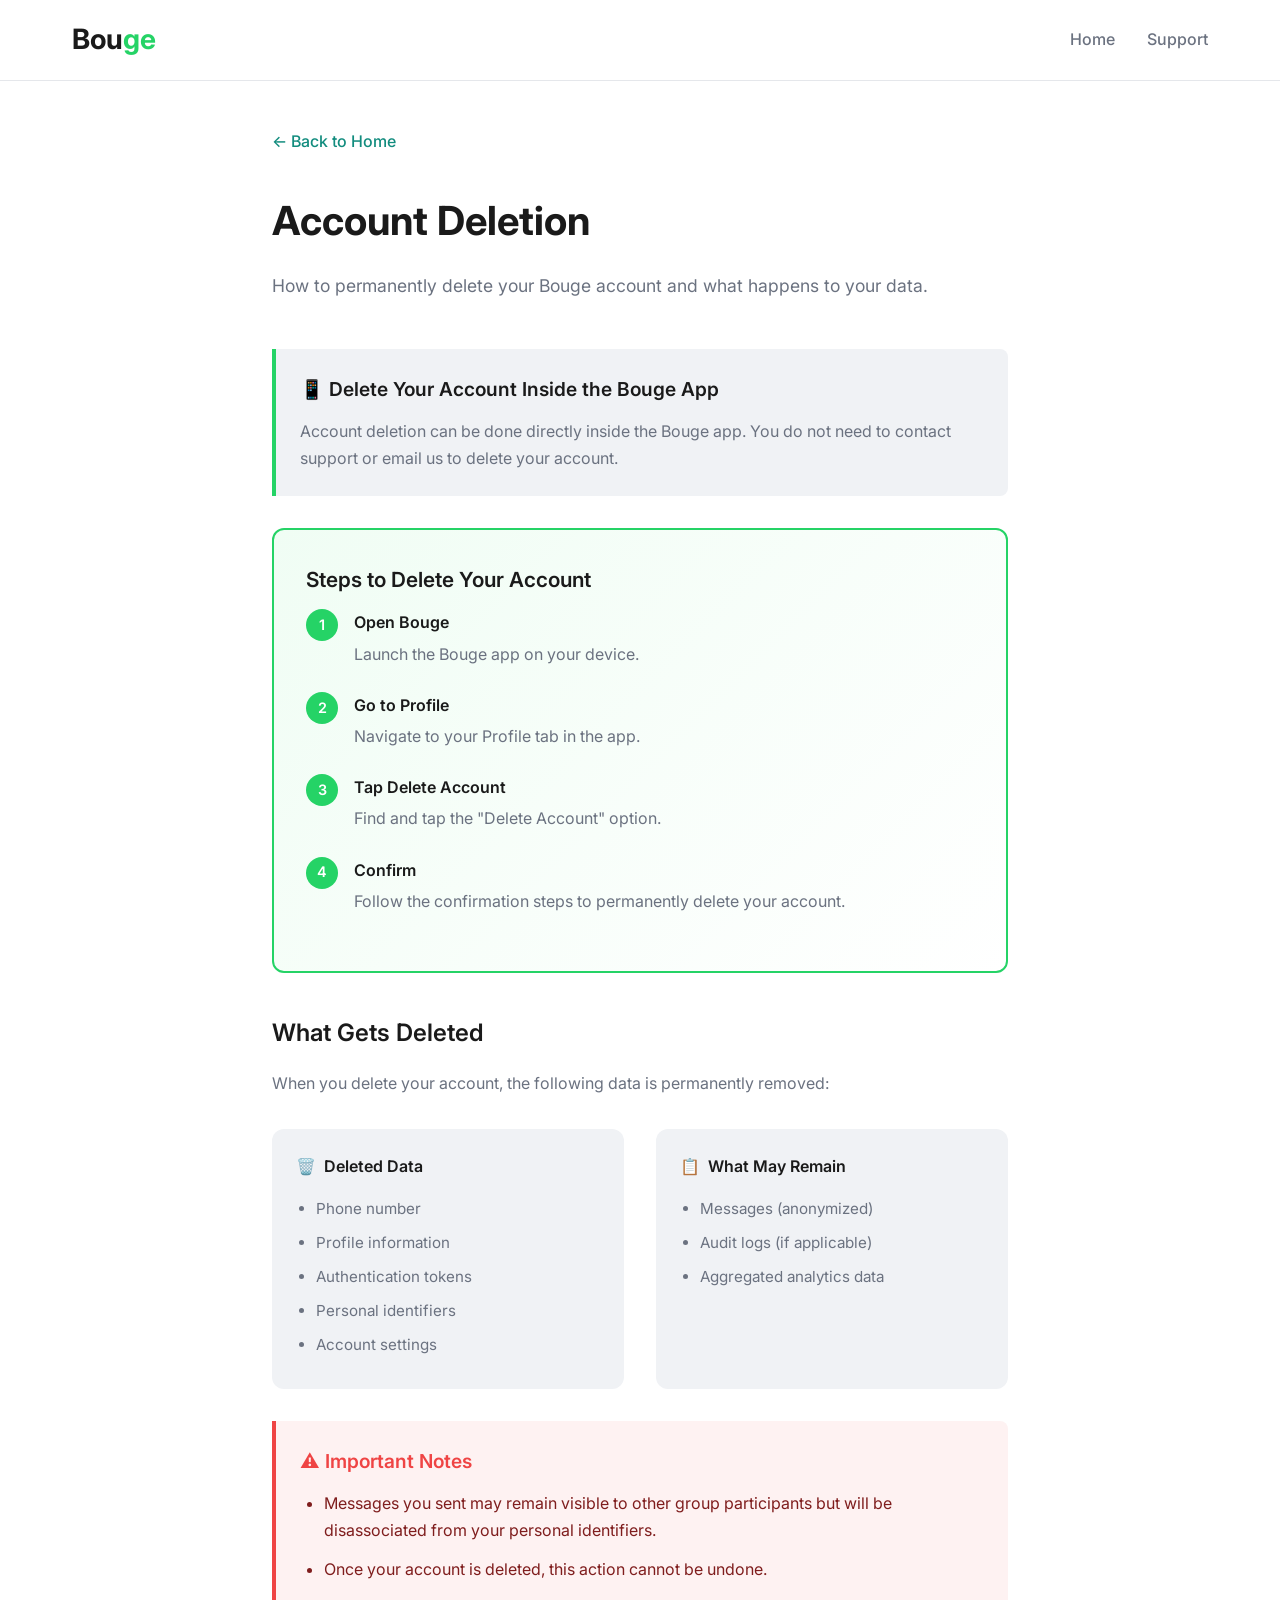
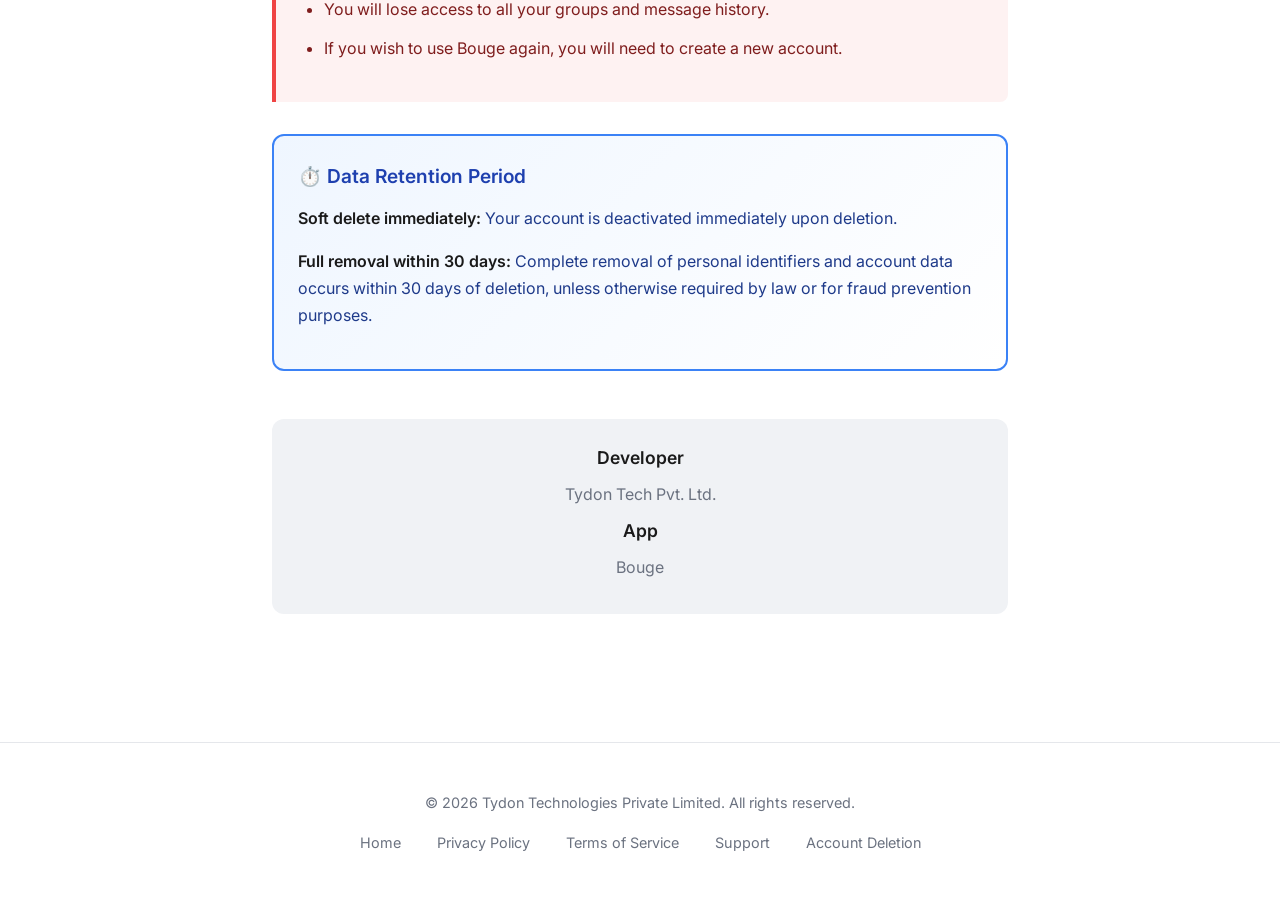
<file: account-deletion.html>
<!DOCTYPE html>
<html lang="en">
<head>
    <meta charset="UTF-8">
    <meta name="viewport" content="width=device-width, initial-scale=1.0">
    <title>Account Deletion - Bouge</title>
    <meta name="description" content="How to delete your Bouge account. Account deletion can be done directly inside the Bouge app.">
    <link href="https://fonts.googleapis.com/css2?family=Inter:wght@300;400;500;600;700&display=swap" rel="stylesheet">
    <style>
        :root {
            --color-bg: #FFFFFF;
            --color-bg-secondary: #F0F2F5;
            --color-accent: #25D366;
            --color-accent-dark: #128C7E;
            --color-text: #1A1A1A;
            --color-text-secondary: #6B7280;
            --color-border: #E5E7EB;
            --color-danger: #EF4444;
            --color-danger-bg: #FEF2F2;
        }

        * {
            margin: 0;
            padding: 0;
            box-sizing: border-box;
        }

        body {
            font-family: 'Inter', -apple-system, BlinkMacSystemFont, 'Segoe UI', Roboto, sans-serif;
            background: var(--color-bg);
            color: var(--color-text);
            line-height: 1.7;
        }

        nav {
            position: fixed;
            top: 0;
            left: 0;
            right: 0;
            z-index: 1000;
            background: rgba(255, 255, 255, 0.95);
            backdrop-filter: blur(20px);
            border-bottom: 1px solid var(--color-border);
        }

        .nav-container {
            max-width: 1200px;
            margin: 0 auto;
            padding: 1rem 2rem;
            display: flex;
            justify-content: space-between;
            align-items: center;
        }

        .logo {
            font-size: 1.75rem;
            font-weight: 700;
            color: var(--color-text);
            text-decoration: none;
        }

        .logo span {
            color: var(--color-accent);
        }

        .nav-links {
            display: flex;
            gap: 2rem;
            align-items: center;
        }

        .nav-links a {
            color: var(--color-text-secondary);
            text-decoration: none;
            font-weight: 500;
            transition: color 0.2s;
        }

        .nav-links a:hover {
            color: var(--color-text);
        }

        .back-link {
            display: inline-flex;
            align-items: center;
            gap: 0.5rem;
            color: var(--color-accent-dark);
            text-decoration: none;
            font-weight: 500;
            margin-bottom: 2rem;
        }

        .back-link:hover {
            text-decoration: underline;
        }

        main {
            max-width: 800px;
            margin: 0 auto;
            padding: 8rem 2rem 4rem;
        }

        h1 {
            font-size: 2.5rem;
            font-weight: 700;
            margin-bottom: 1rem;
            color: var(--color-text);
        }

        .subtitle {
            color: var(--color-text-secondary);
            font-size: 1.1rem;
            margin-bottom: 3rem;
        }

        h2 {
            font-size: 1.5rem;
            font-weight: 600;
            margin-top: 2.5rem;
            margin-bottom: 1rem;
            color: var(--color-text);
        }

        h3 {
            font-size: 1.2rem;
            font-weight: 600;
            margin-top: 1.5rem;
            margin-bottom: 0.75rem;
            color: var(--color-text);
        }

        p {
            margin-bottom: 1rem;
            color: var(--color-text-secondary);
        }

        ul, ol {
            margin-bottom: 1rem;
            padding-left: 1.5rem;
            color: var(--color-text-secondary);
        }

        li {
            margin-bottom: 0.75rem;
        }

        .highlight-box {
            background: var(--color-bg-secondary);
            border-left: 4px solid var(--color-accent);
            padding: 1.5rem;
            margin: 2rem 0;
            border-radius: 0 8px 8px 0;
        }

        .highlight-box h3 {
            margin-top: 0;
            color: var(--color-text);
        }

        .highlight-box p:last-child {
            margin-bottom: 0;
        }

        .danger-box {
            background: var(--color-danger-bg);
            border-left: 4px solid var(--color-danger);
            padding: 1.5rem;
            margin: 2rem 0;
            border-radius: 0 8px 8px 0;
        }

        .danger-box h3 {
            margin-top: 0;
            color: var(--color-danger);
        }

        .danger-box p, .danger-box li {
            color: #7F1D1D;
        }

        .steps-box {
            background: linear-gradient(135deg, #F0FDF4 0%, #FFFFFF 100%);
            border: 2px solid var(--color-accent);
            border-radius: 12px;
            padding: 2rem;
            margin: 2rem 0;
        }

        .steps-box h3 {
            margin-top: 0;
            color: var(--color-text);
            font-size: 1.3rem;
        }

        .steps-list {
            list-style: none;
            padding-left: 0;
            counter-reset: step-counter;
        }

        .steps-list li {
            counter-increment: step-counter;
            position: relative;
            padding-left: 3rem;
            margin-bottom: 1.5rem;
        }

        .steps-list li::before {
            content: counter(step-counter);
            position: absolute;
            left: 0;
            top: 0;
            width: 2rem;
            height: 2rem;
            background: var(--color-accent);
            color: white;
            border-radius: 50%;
            display: flex;
            align-items: center;
            justify-content: center;
            font-weight: 600;
            font-size: 0.9rem;
        }

        .steps-list li strong {
            display: block;
            color: var(--color-text);
            margin-bottom: 0.25rem;
        }

        .info-grid {
            display: grid;
            grid-template-columns: 1fr 1fr;
            gap: 2rem;
            margin: 2rem 0;
        }

        .info-card {
            background: var(--color-bg-secondary);
            border-radius: 12px;
            padding: 1.5rem;
        }

        .info-card h4 {
            font-size: 1rem;
            font-weight: 600;
            margin-bottom: 1rem;
            color: var(--color-text);
            display: flex;
            align-items: center;
            gap: 0.5rem;
        }

        .info-card ul {
            margin-bottom: 0;
            padding-left: 1.25rem;
        }

        .info-card li {
            margin-bottom: 0.5rem;
            font-size: 0.95rem;
        }

        .deleted {
            color: var(--color-danger);
        }

        .retained {
            color: var(--color-accent-dark);
        }

        .retention-box {
            background: linear-gradient(135deg, #EFF6FF 0%, #FFFFFF 100%);
            border: 2px solid #3B82F6;
            border-radius: 12px;
            padding: 1.5rem;
            margin: 2rem 0;
        }

        .retention-box h3 {
            margin-top: 0;
            color: #1E40AF;
        }

        .retention-box p {
            color: #1E3A8A;
        }

        strong {
            color: var(--color-text);
            font-weight: 600;
        }

        .developer-info {
            background: var(--color-bg-secondary);
            border-radius: 12px;
            padding: 1.5rem;
            margin-top: 3rem;
            text-align: center;
        }

        .developer-info p {
            margin-bottom: 0.5rem;
        }

        .developer-info strong {
            font-size: 1.1rem;
        }

        footer {
            text-align: center;
            padding: 3rem 2rem;
            border-top: 1px solid var(--color-border);
            margin-top: 4rem;
            color: var(--color-text-secondary);
            font-size: 0.9rem;
        }

        footer a {
            color: var(--color-text-secondary);
            margin: 0 1rem;
            text-decoration: none;
        }

        footer a:hover {
            text-decoration: underline;
        }

        @media (max-width: 768px) {
            h1 {
                font-size: 2rem;
            }

            .nav-links {
                display: none;
            }

            main {
                padding-top: 6rem;
            }

            .info-grid {
                grid-template-columns: 1fr;
                gap: 1rem;
            }

            .steps-list li {
                padding-left: 2.5rem;
            }
        }
    </style>
</head>
<body>
    <nav>
        <div class="nav-container">
            <a href="/" class="logo">Bou<span>ge</span></a>
            <div class="nav-links">
                <a href="/">Home</a>
                <a href="/support.html">Support</a>
            </div>
        </div>
    </nav>

    <main>
        <a href="/" class="back-link">← Back to Home</a>
        
        <h1>Account Deletion</h1>
        <p class="subtitle">How to permanently delete your Bouge account and what happens to your data.</p>

        <div class="highlight-box">
            <h3>📱 Delete Your Account Inside the Bouge App</h3>
            <p>Account deletion can be done directly inside the Bouge app. You do not need to contact support or email us to delete your account.</p>
        </div>

        <div class="steps-box">
            <h3>Steps to Delete Your Account</h3>
            <ol class="steps-list">
                <li>
                    <strong>Open Bouge</strong>
                    Launch the Bouge app on your device.
                </li>
                <li>
                    <strong>Go to Profile</strong>
                    Navigate to your Profile tab in the app.
                </li>
                <li>
                    <strong>Tap Delete Account</strong>
                    Find and tap the "Delete Account" option.
                </li>
                <li>
                    <strong>Confirm</strong>
                    Follow the confirmation steps to permanently delete your account.
                </li>
            </ol>
        </div>

        <h2>What Gets Deleted</h2>
        <p>When you delete your account, the following data is permanently removed:</p>
        
        <div class="info-grid">
            <div class="info-card">
                <h4><span class="deleted">🗑️</span> Deleted Data</h4>
                <ul>
                    <li>Phone number</li>
                    <li>Profile information</li>
                    <li>Authentication tokens</li>
                    <li>Personal identifiers</li>
                    <li>Account settings</li>
                </ul>
            </div>
            <div class="info-card">
                <h4><span class="retained">📋</span> What May Remain</h4>
                <ul>
                    <li>Messages (anonymized)</li>
                    <li>Audit logs (if applicable)</li>
                    <li>Aggregated analytics data</li>
                </ul>
            </div>
        </div>

        <div class="danger-box">
            <h3>⚠️ Important Notes</h3>
            <ul>
                <li>Messages you sent may remain visible to other group participants but will be disassociated from your personal identifiers.</li>
                <li>Once your account is deleted, this action cannot be undone.</li>
                <li>You will lose access to all your groups and message history.</li>
                <li>If you wish to use Bouge again, you will need to create a new account.</li>
            </ul>
        </div>

        <div class="retention-box">
            <h3>⏱️ Data Retention Period</h3>
            <p><strong>Soft delete immediately:</strong> Your account is deactivated immediately upon deletion.</p>
            <p><strong>Full removal within 30 days:</strong> Complete removal of personal identifiers and account data occurs within 30 days of deletion, unless otherwise required by law or for fraud prevention purposes.</p>
        </div>

        <div class="developer-info">
            <p><strong>Developer</strong></p>
            <p>Tydon Tech Pvt. Ltd.</p>
            <p style="margin-top: 0.5rem;"><strong>App</strong></p>
            <p>Bouge</p>
        </div>

    </main>

    <footer>
        <p>&copy; 2026 Tydon Technologies Private Limited. All rights reserved.</p>
        <p>
            <a href="/">Home</a>
            <a href="/privacy.html">Privacy Policy</a>
            <a href="/terms.html">Terms of Service</a>
            <a href="/support.html">Support</a>
            <a href="/account-deletion.html">Account Deletion</a>
        </p>
    </footer>
</body>
</html>
</file>
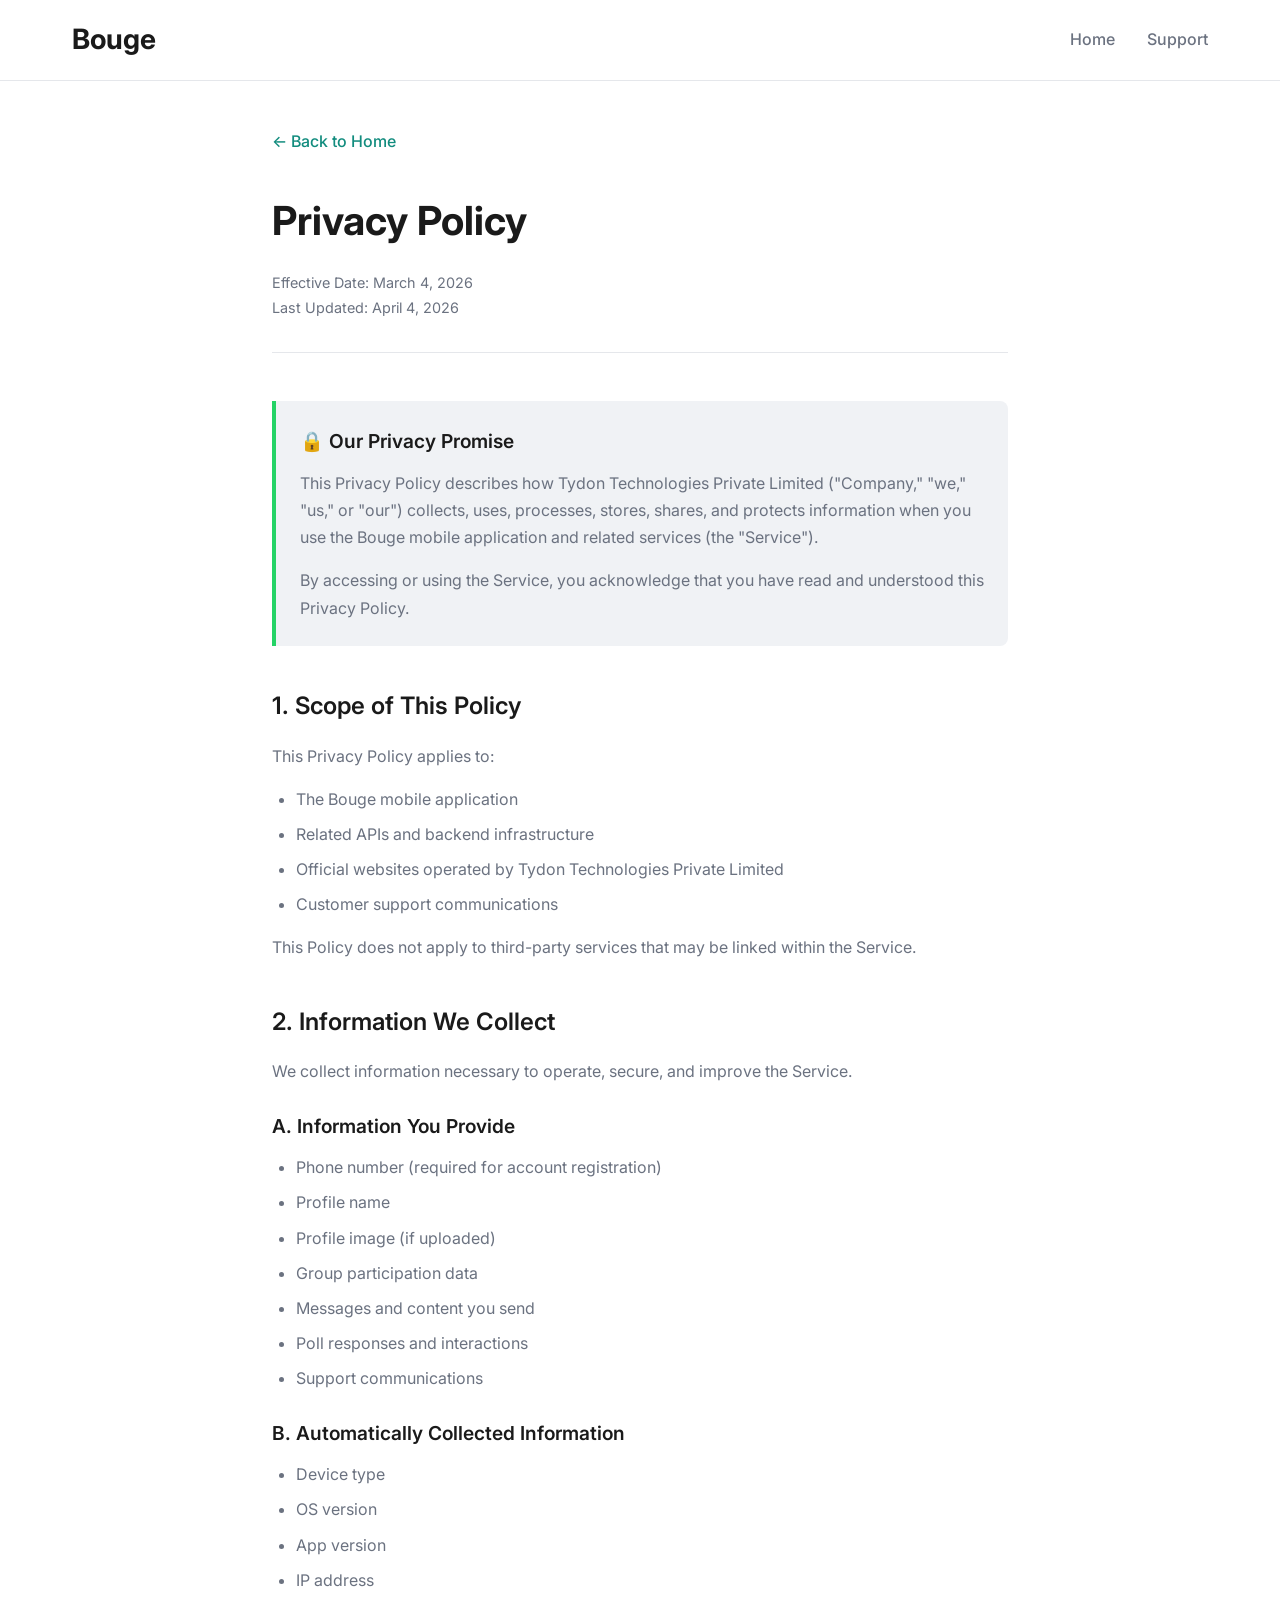
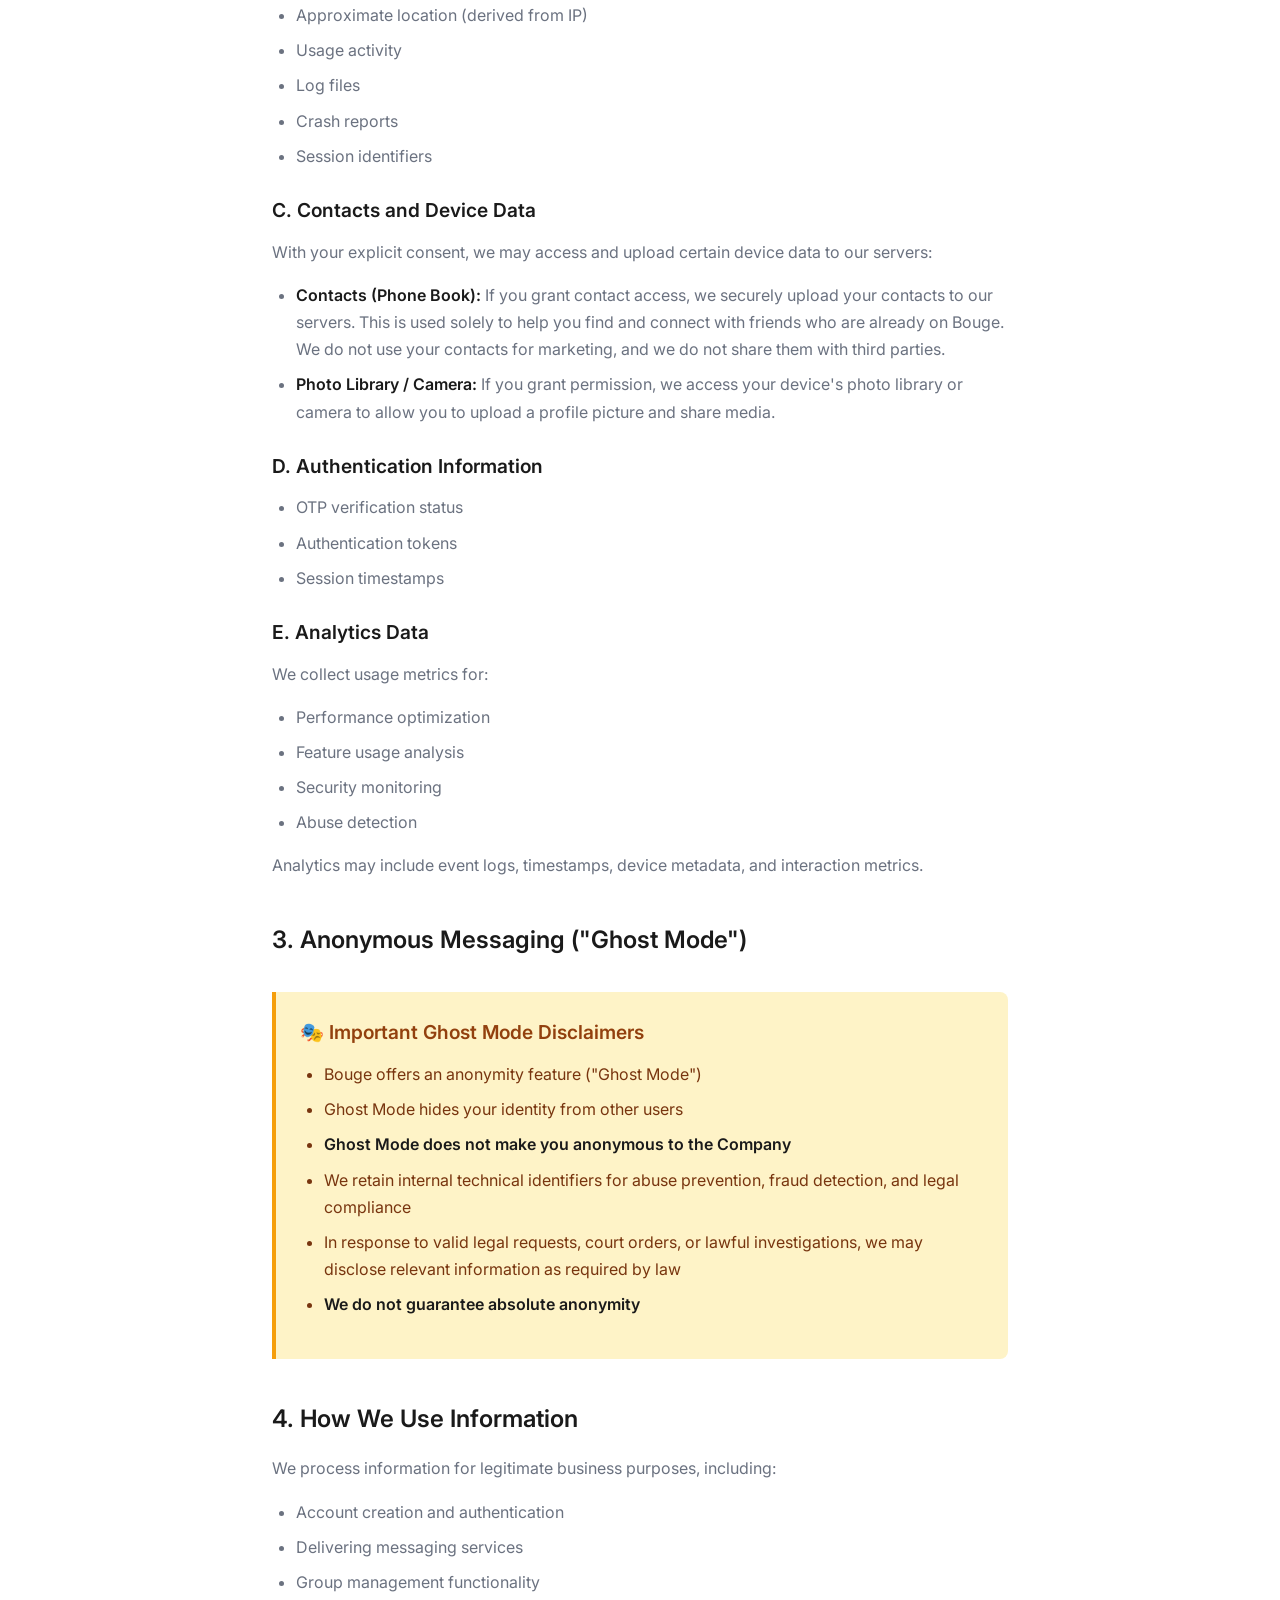
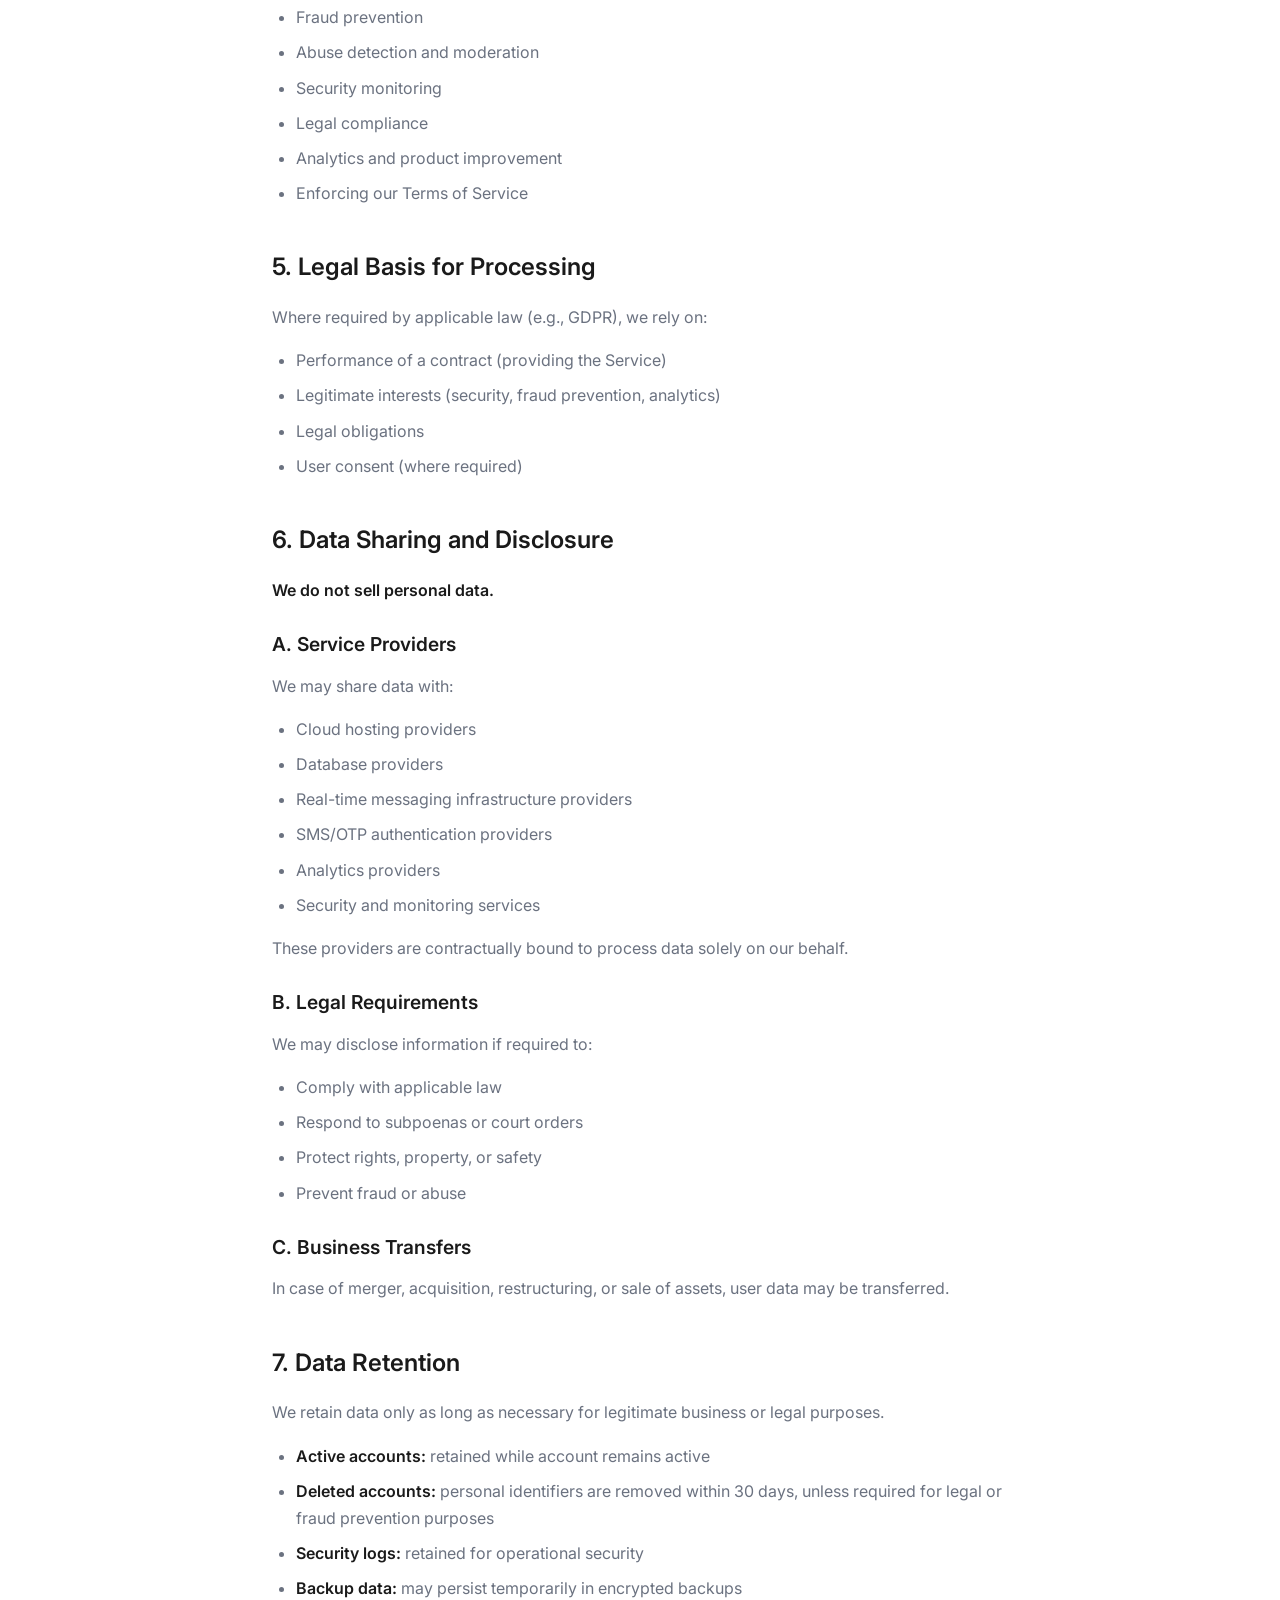
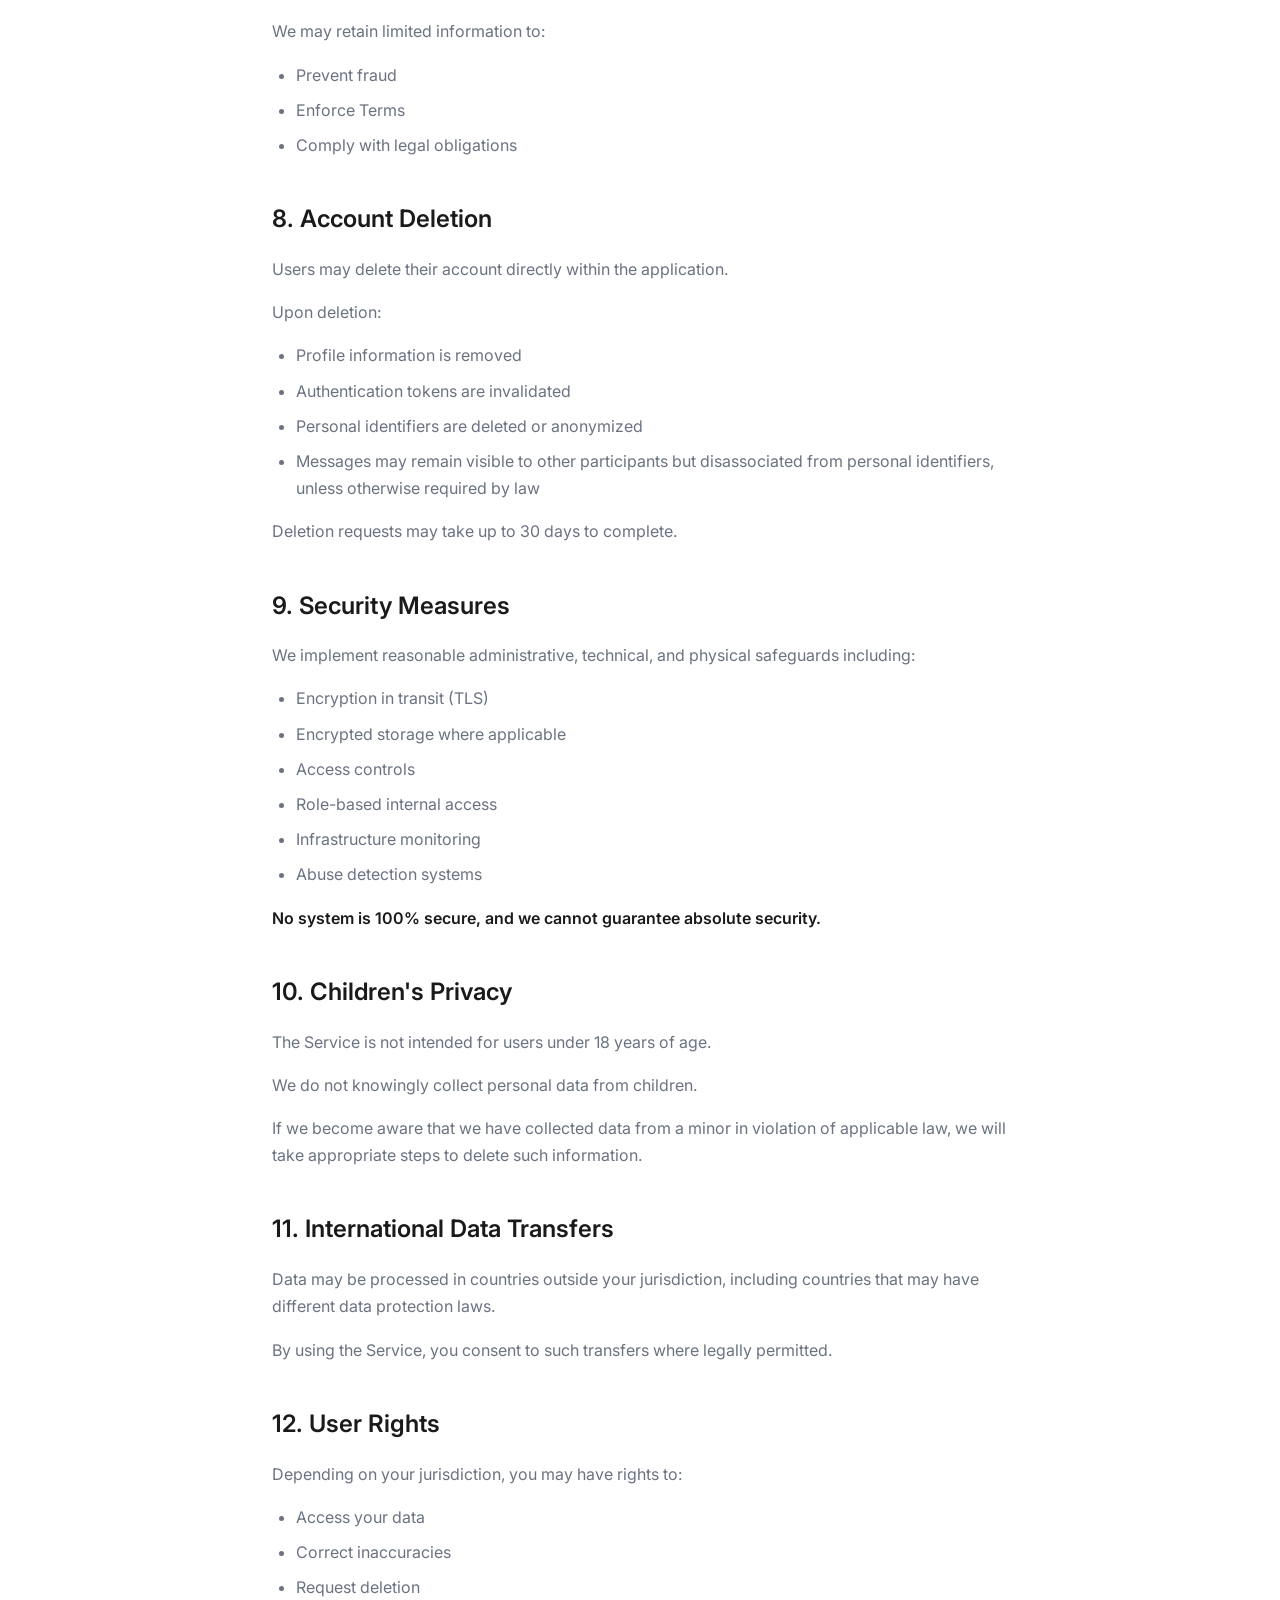
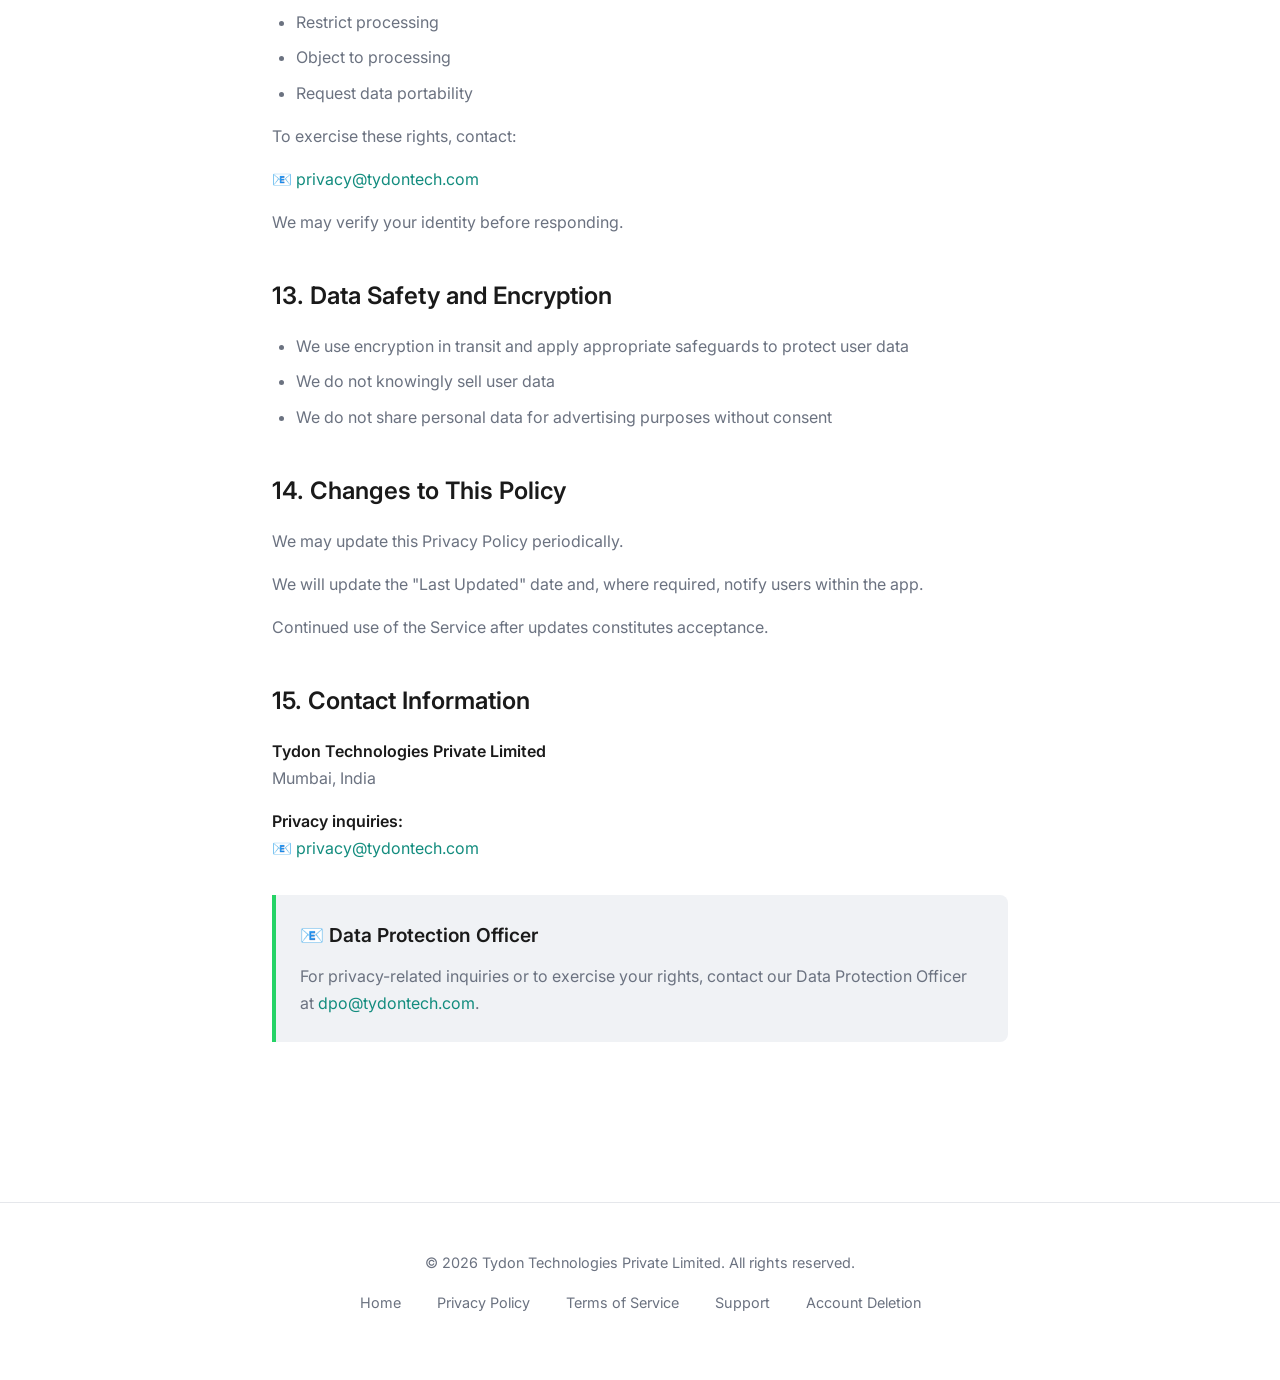
<file: privacy.html>
<!DOCTYPE html>
<html lang="en">
<head>
    <meta charset="UTF-8">
    <meta name="viewport" content="width=device-width, initial-scale=1.0">
    <title>Privacy Policy - Bouge</title>
    <meta name="description" content="Bouge Privacy Policy - How Tydon Technologies Private Limited protects your data and maintains your anonymity.">
    <link href="https://fonts.googleapis.com/css2?family=Inter:wght@300;400;500;600;700&display=swap" rel="stylesheet">
    <style>
        :root {
            --color-bg: #FFFFFF;
            --color-bg-secondary: #F0F2F5;
            --color-accent: #25D366;
            --color-accent-dark: #128C7E;
            --color-text: #1A1A1A;
            --color-text-secondary: #6B7280;
            --color-border: #E5E7EB;
        }

        * {
            margin: 0;
            padding: 0;
            box-sizing: border-box;
        }

        body {
            font-family: 'Inter', -apple-system, BlinkMacSystemFont, 'Segoe UI', Roboto, sans-serif;
            background: var(--color-bg);
            color: var(--color-text);
            line-height: 1.7;
        }

        nav {
            position: fixed;
            top: 0;
            left: 0;
            right: 0;
            z-index: 1000;
            background: rgba(255, 255, 255, 0.95);
            backdrop-filter: blur(20px);
            border-bottom: 1px solid var(--color-border);
        }

        .nav-container {
            max-width: 1200px;
            margin: 0 auto;
            padding: 1rem 2rem;
            display: flex;
            justify-content: space-between;
            align-items: center;
        }

        .logo {
            font-size: 1.75rem;
            font-weight: 700;
            color: var(--color-text);
            text-decoration: none;
        }

        .logo span {
            color: var(--color-accent);
        }

        .nav-links {
            display: flex;
            gap: 2rem;
            align-items: center;
        }

        .nav-links a {
            color: var(--color-text-secondary);
            text-decoration: none;
            font-weight: 500;
            transition: color 0.2s;
        }

        .nav-links a:hover {
            color: var(--color-text);
        }

        .back-link {
            display: inline-flex;
            align-items: center;
            gap: 0.5rem;
            color: var(--color-accent-dark);
            text-decoration: none;
            font-weight: 500;
            margin-bottom: 2rem;
        }

        .back-link:hover {
            text-decoration: underline;
        }

        main {
            max-width: 800px;
            margin: 0 auto;
            padding: 8rem 2rem 4rem;
        }

        h1 {
            font-size: 2.5rem;
            font-weight: 700;
            margin-bottom: 1rem;
            color: var(--color-text);
        }

        .last-updated {
            color: var(--color-text-secondary);
            font-size: 0.9rem;
            margin-bottom: 3rem;
            padding-bottom: 2rem;
            border-bottom: 1px solid var(--color-border);
        }

        h2 {
            font-size: 1.5rem;
            font-weight: 600;
            margin-top: 2.5rem;
            margin-bottom: 1rem;
            color: var(--color-text);
        }

        h3 {
            font-size: 1.2rem;
            font-weight: 600;
            margin-top: 1.5rem;
            margin-bottom: 0.75rem;
            color: var(--color-text);
        }

        p {
            margin-bottom: 1rem;
            color: var(--color-text-secondary);
        }

        ul, ol {
            margin-bottom: 1rem;
            padding-left: 1.5rem;
            color: var(--color-text-secondary);
        }

        li {
            margin-bottom: 0.5rem;
        }

        .highlight-box {
            background: var(--color-bg-secondary);
            border-left: 4px solid var(--color-accent);
            padding: 1.5rem;
            margin: 2rem 0;
            border-radius: 0 8px 8px 0;
        }

        .highlight-box h3 {
            margin-top: 0;
            color: var(--color-text);
        }

        .highlight-box p:last-child {
            margin-bottom: 0;
        }

        .warning-box {
            background: #FEF3C7;
            border-left: 4px solid #F59E0B;
            padding: 1.5rem;
            margin: 2rem 0;
            border-radius: 0 8px 8px 0;
        }

        .warning-box h3 {
            margin-top: 0;
            color: #92400E;
        }

        .warning-box p, .warning-box li {
            color: #78350F;
        }

        strong {
            color: var(--color-text);
            font-weight: 600;
        }

        a {
            color: var(--color-accent-dark);
            text-decoration: none;
        }

        a:hover {
            text-decoration: underline;
        }

        footer {
            text-align: center;
            padding: 3rem 2rem;
            border-top: 1px solid var(--color-border);
            margin-top: 4rem;
            color: var(--color-text-secondary);
            font-size: 0.9rem;
        }

        footer a {
            color: var(--color-text-secondary);
            margin: 0 1rem;
        }

        @media (max-width: 768px) {
            h1 {
                font-size: 2rem;
            }

            .nav-links {
                display: none;
            }

            main {
                padding-top: 6rem;
            }
        }
    </style>
</head>
<body>
    <nav>
        <div class="nav-container">
            <a href="/" class="logo">Bouge</a>
            <div class="nav-links">
                <a href="/">Home</a>
                <a href="/support.html">Support</a>
            </div>
        </div>
    </nav>

    <main>
        <a href="/" class="back-link">← Back to Home</a>
        
        <h1>Privacy Policy</h1>
        <p class="last-updated">Effective Date: March 4, 2026<br>Last Updated: April 4, 2026</p>

        <div class="highlight-box">
            <h3>🔒 Our Privacy Promise</h3>
            <p>This Privacy Policy describes how Tydon Technologies Private Limited ("Company," "we," "us," or "our") collects, uses, processes, stores, shares, and protects information when you use the Bouge mobile application and related services (the "Service").</p>
            <p>By accessing or using the Service, you acknowledge that you have read and understood this Privacy Policy.</p>
        </div>

        <h2>1. Scope of This Policy</h2>
        
        <p>This Privacy Policy applies to:</p>
        <ul>
            <li>The Bouge mobile application</li>
            <li>Related APIs and backend infrastructure</li>
            <li>Official websites operated by Tydon Technologies Private Limited</li>
            <li>Customer support communications</li>
        </ul>
        <p>This Policy does not apply to third-party services that may be linked within the Service.</p>

        <h2>2. Information We Collect</h2>
        
        <p>We collect information necessary to operate, secure, and improve the Service.</p>

        <h3>A. Information You Provide</h3>
        <ul>
            <li>Phone number (required for account registration)</li>
            <li>Profile name</li>
            <li>Profile image (if uploaded)</li>
            <li>Group participation data</li>
            <li>Messages and content you send</li>
            <li>Poll responses and interactions</li>
            <li>Support communications</li>
        </ul>

        <h3>B. Automatically Collected Information</h3>
        <ul>
            <li>Device type</li>
            <li>OS version</li>
            <li>App version</li>
            <li>IP address</li>
            <li>Approximate location (derived from IP)</li>
            <li>Usage activity</li>
            <li>Log files</li>
            <li>Crash reports</li>
            <li>Session identifiers</li>
        </ul>

        <h3>C. Contacts and Device Data</h3>
        <p>With your explicit consent, we may access and upload certain device data to our servers:</p>
        <ul>
            <li><strong>Contacts (Phone Book):</strong> If you grant contact access, we securely upload your contacts to our servers. This is used solely to help you find and connect with friends who are already on Bouge. We do not use your contacts for marketing, and we do not share them with third parties.</li>
            <li><strong>Photo Library / Camera:</strong> If you grant permission, we access your device's photo library or camera to allow you to upload a profile picture and share media.</li>
        </ul>

        <h3>D. Authentication Information</h3>
        <ul>
            <li>OTP verification status</li>
            <li>Authentication tokens</li>
            <li>Session timestamps</li>
        </ul>

        <h3>E. Analytics Data</h3>
        <p>We collect usage metrics for:</p>
        <ul>
            <li>Performance optimization</li>
            <li>Feature usage analysis</li>
            <li>Security monitoring</li>
            <li>Abuse detection</li>
        </ul>
        <p>Analytics may include event logs, timestamps, device metadata, and interaction metrics.</p>

        <h2>3. Anonymous Messaging ("Ghost Mode")</h2>
        
        <div class="warning-box">
            <h3>🎭 Important Ghost Mode Disclaimers</h3>
            <ul>
                <li>Bouge offers an anonymity feature ("Ghost Mode")</li>
                <li>Ghost Mode hides your identity from other users</li>
                <li><strong>Ghost Mode does not make you anonymous to the Company</strong></li>
                <li>We retain internal technical identifiers for abuse prevention, fraud detection, and legal compliance</li>
                <li>In response to valid legal requests, court orders, or lawful investigations, we may disclose relevant information as required by law</li>
                <li><strong>We do not guarantee absolute anonymity</strong></li>
            </ul>
        </div>

        <h2>4. How We Use Information</h2>
        
        <p>We process information for legitimate business purposes, including:</p>
        <ul>
            <li>Account creation and authentication</li>
            <li>Delivering messaging services</li>
            <li>Group management functionality</li>
            <li>Fraud prevention</li>
            <li>Abuse detection and moderation</li>
            <li>Security monitoring</li>
            <li>Legal compliance</li>
            <li>Analytics and product improvement</li>
            <li>Enforcing our Terms of Service</li>
        </ul>

        <h2>5. Legal Basis for Processing</h2>
        
        <p>Where required by applicable law (e.g., GDPR), we rely on:</p>
        <ul>
            <li>Performance of a contract (providing the Service)</li>
            <li>Legitimate interests (security, fraud prevention, analytics)</li>
            <li>Legal obligations</li>
            <li>User consent (where required)</li>
        </ul>

        <h2>6. Data Sharing and Disclosure</h2>
        
        <p><strong>We do not sell personal data.</strong></p>

        <h3>A. Service Providers</h3>
        <p>We may share data with:</p>
        <ul>
            <li>Cloud hosting providers</li>
            <li>Database providers</li>
            <li>Real-time messaging infrastructure providers</li>
            <li>SMS/OTP authentication providers</li>
            <li>Analytics providers</li>
            <li>Security and monitoring services</li>
        </ul>
        <p>These providers are contractually bound to process data solely on our behalf.</p>

        <h3>B. Legal Requirements</h3>
        <p>We may disclose information if required to:</p>
        <ul>
            <li>Comply with applicable law</li>
            <li>Respond to subpoenas or court orders</li>
            <li>Protect rights, property, or safety</li>
            <li>Prevent fraud or abuse</li>
        </ul>

        <h3>C. Business Transfers</h3>
        <p>In case of merger, acquisition, restructuring, or sale of assets, user data may be transferred.</p>

        <h2>7. Data Retention</h2>
        
        <p>We retain data only as long as necessary for legitimate business or legal purposes.</p>
        <ul>
            <li><strong>Active accounts:</strong> retained while account remains active</li>
            <li><strong>Deleted accounts:</strong> personal identifiers are removed within 30 days, unless required for legal or fraud prevention purposes</li>
            <li><strong>Security logs:</strong> retained for operational security</li>
            <li><strong>Backup data:</strong> may persist temporarily in encrypted backups</li>
        </ul>
        <p>We may retain limited information to:</p>
        <ul>
            <li>Prevent fraud</li>
            <li>Enforce Terms</li>
            <li>Comply with legal obligations</li>
        </ul>

        <h2>8. Account Deletion</h2>
        
        <p>Users may delete their account directly within the application.</p>
        <p>Upon deletion:</p>
        <ul>
            <li>Profile information is removed</li>
            <li>Authentication tokens are invalidated</li>
            <li>Personal identifiers are deleted or anonymized</li>
            <li>Messages may remain visible to other participants but disassociated from personal identifiers, unless otherwise required by law</li>
        </ul>
        <p>Deletion requests may take up to 30 days to complete.</p>

        <h2>9. Security Measures</h2>
        
        <p>We implement reasonable administrative, technical, and physical safeguards including:</p>
        <ul>
            <li>Encryption in transit (TLS)</li>
            <li>Encrypted storage where applicable</li>
            <li>Access controls</li>
            <li>Role-based internal access</li>
            <li>Infrastructure monitoring</li>
            <li>Abuse detection systems</li>
        </ul>
        <p><strong>No system is 100% secure, and we cannot guarantee absolute security.</strong></p>

        <h2>10. Children's Privacy</h2>
        
        <p>The Service is not intended for users under 18 years of age.</p>
        <p>We do not knowingly collect personal data from children.</p>
        <p>If we become aware that we have collected data from a minor in violation of applicable law, we will take appropriate steps to delete such information.</p>

        <h2>11. International Data Transfers</h2>
        
        <p>Data may be processed in countries outside your jurisdiction, including countries that may have different data protection laws.</p>
        <p>By using the Service, you consent to such transfers where legally permitted.</p>

        <h2>12. User Rights</h2>
        
        <p>Depending on your jurisdiction, you may have rights to:</p>
        <ul>
            <li>Access your data</li>
            <li>Correct inaccuracies</li>
            <li>Request deletion</li>
            <li>Restrict processing</li>
            <li>Object to processing</li>
            <li>Request data portability</li>
        </ul>
        <p>To exercise these rights, contact:</p>
        <p>📧 <a href="mailto:privacy@tydontech.com">privacy@tydontech.com</a></p>
        <p>We may verify your identity before responding.</p>

        <h2>13. Data Safety and Encryption</h2>
        
        <ul>
            <li>We use encryption in transit and apply appropriate safeguards to protect user data</li>
            <li>We do not knowingly sell user data</li>
            <li>We do not share personal data for advertising purposes without consent</li>
        </ul>

        <h2>14. Changes to This Policy</h2>
        
        <p>We may update this Privacy Policy periodically.</p>
        <p>We will update the "Last Updated" date and, where required, notify users within the app.</p>
        <p>Continued use of the Service after updates constitutes acceptance.</p>

        <h2>15. Contact Information</h2>
        
        <p><strong>Tydon Technologies Private Limited</strong><br>
        Mumbai, India</p>
        
        <p><strong>Privacy inquiries:</strong><br>
        📧 <a href="mailto:privacy@tydontech.com">privacy@tydontech.com</a></p>

        <div class="highlight-box">
            <h3>📧 Data Protection Officer</h3>
            <p>For privacy-related inquiries or to exercise your rights, contact our Data Protection Officer at <a href="mailto:dpo@tydontech.com">dpo@tydontech.com</a>.</p>
        </div>

    </main>

    <footer>
        <p>&copy; 2026 Tydon Technologies Private Limited. All rights reserved.</p>
        <p>
            <a href="/">Home</a>
            <a href="/privacy.html">Privacy Policy</a>
            <a href="/terms.html">Terms of Service</a>
            <a href="/support.html">Support</a>
            <a href="/account-deletion.html">Account Deletion</a>
        </p>
    </footer>
</body>
</html>
</file>
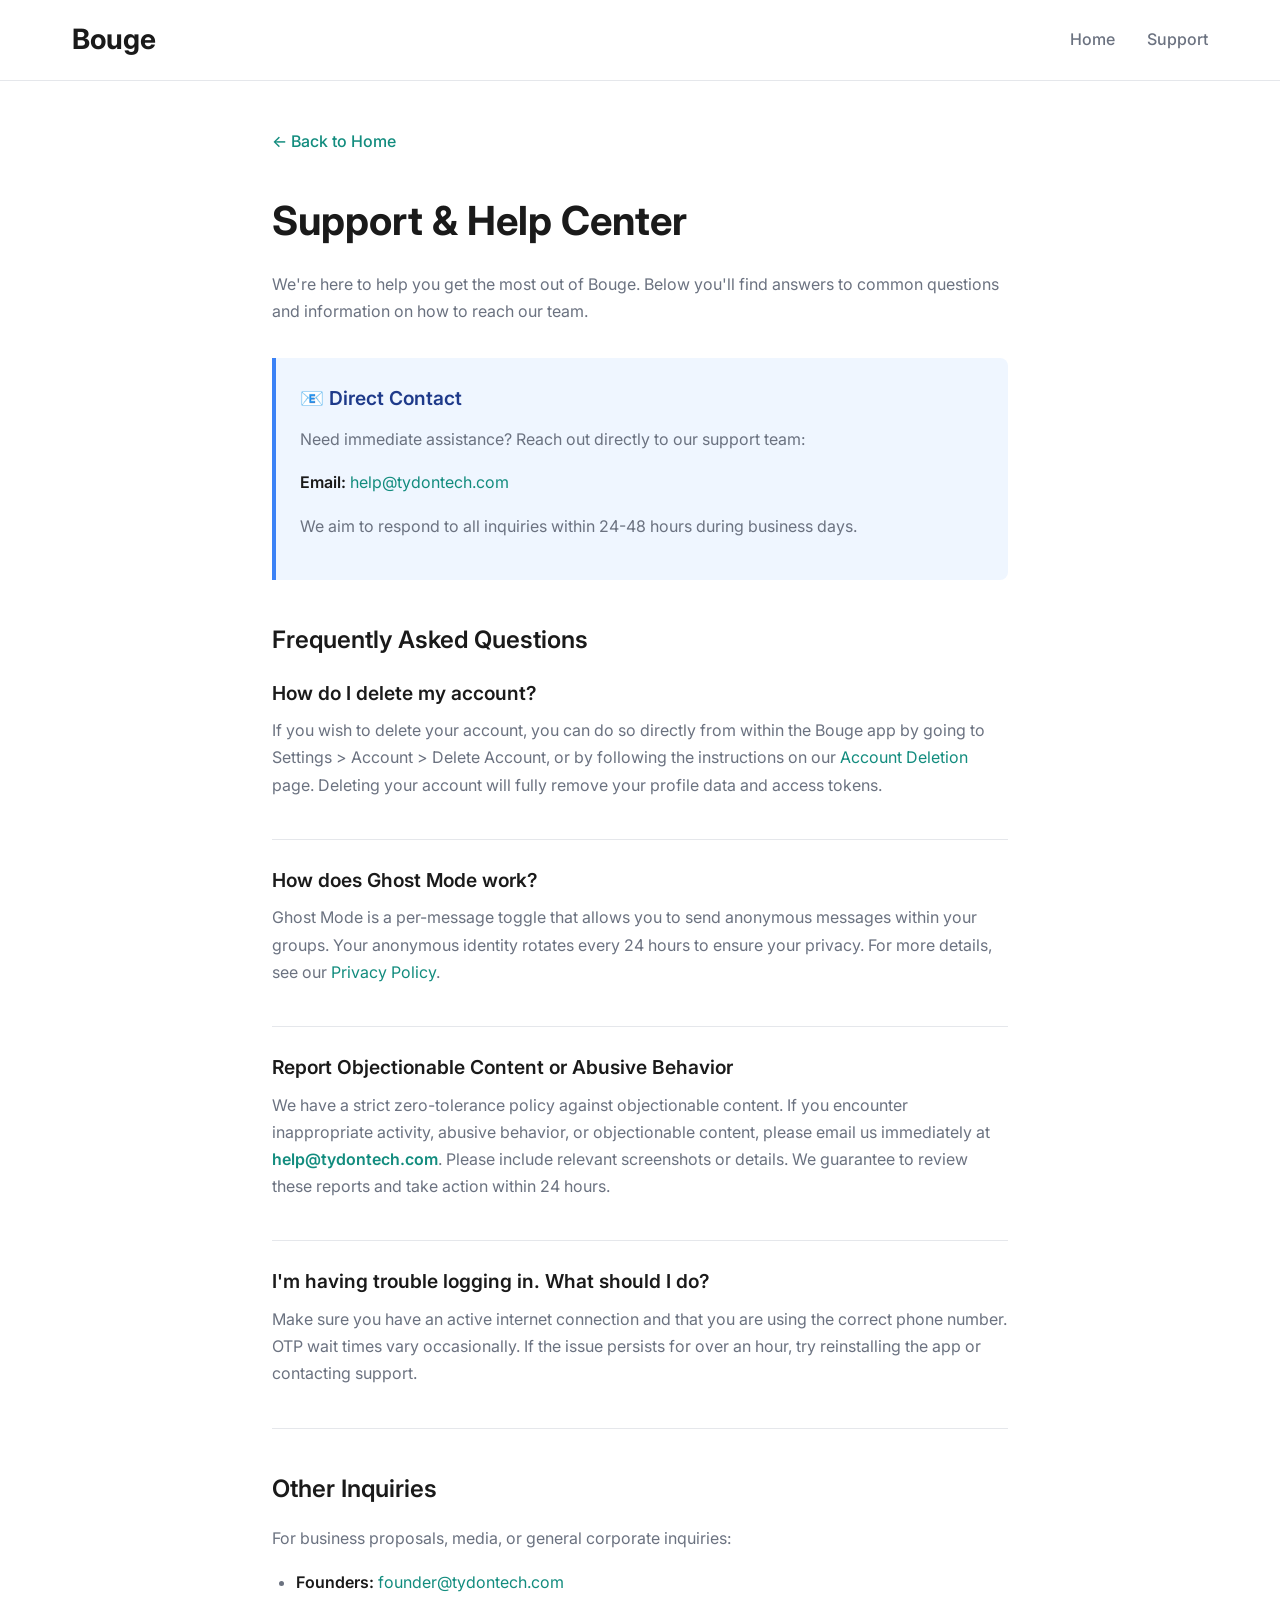
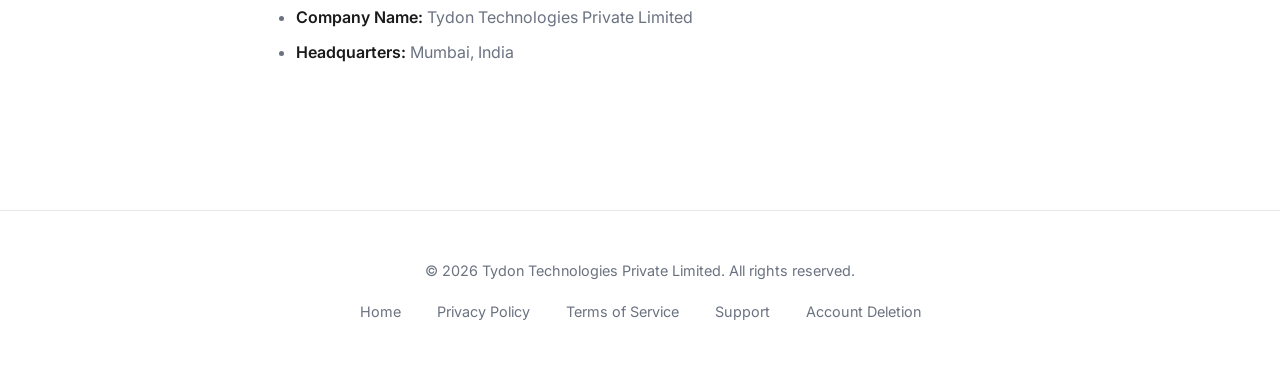
<file: support.html>
<!DOCTYPE html>
<html lang="en">
<head>
    <meta charset="UTF-8">
    <meta name="viewport" content="width=device-width, initial-scale=1.0">
    <title>Support - Bouge</title>
    <meta name="description" content="Bouge Support - Get help with your account, app features, and troubleshooting.">
    <link href="https://fonts.googleapis.com/css2?family=Inter:wght@300;400;500;600;700&display=swap" rel="stylesheet">
    <style>
        :root {
            --color-bg: #FFFFFF;
            --color-bg-secondary: #F0F2F5;
            --color-accent: #25D366;
            --color-accent-dark: #128C7E;
            --color-text: #1A1A1A;
            --color-text-secondary: #6B7280;
            --color-border: #E5E7EB;
        }

        * {
            margin: 0;
            padding: 0;
            box-sizing: border-box;
        }

        body {
            font-family: 'Inter', -apple-system, BlinkMacSystemFont, 'Segoe UI', Roboto, sans-serif;
            background: var(--color-bg);
            color: var(--color-text);
            line-height: 1.7;
        }

        nav {
            position: fixed;
            top: 0;
            left: 0;
            right: 0;
            z-index: 1000;
            background: rgba(255, 255, 255, 0.95);
            backdrop-filter: blur(20px);
            border-bottom: 1px solid var(--color-border);
        }

        .nav-container {
            max-width: 1200px;
            margin: 0 auto;
            padding: 1rem 2rem;
            display: flex;
            justify-content: space-between;
            align-items: center;
        }

        .logo {
            font-size: 1.75rem;
            font-weight: 700;
            color: var(--color-text);
            text-decoration: none;
        }

        .logo span {
            color: var(--color-accent);
        }

        .nav-links {
            display: flex;
            gap: 2rem;
            align-items: center;
        }

        .nav-links a {
            color: var(--color-text-secondary);
            text-decoration: none;
            font-weight: 500;
            transition: color 0.2s;
        }

        .nav-links a:hover {
            color: var(--color-text);
        }

        .back-link {
            display: inline-flex;
            align-items: center;
            gap: 0.5rem;
            color: var(--color-accent-dark);
            text-decoration: none;
            font-weight: 500;
            margin-bottom: 2rem;
        }

        .back-link:hover {
            text-decoration: underline;
        }

        main {
            max-width: 800px;
            margin: 0 auto;
            padding: 8rem 2rem 4rem;
        }

        h1 {
            font-size: 2.5rem;
            font-weight: 700;
            margin-bottom: 1rem;
            color: var(--color-text);
        }

        h2 {
            font-size: 1.5rem;
            font-weight: 600;
            margin-top: 2.5rem;
            margin-bottom: 1rem;
            color: var(--color-text);
        }

        h3 {
            font-size: 1.2rem;
            font-weight: 600;
            margin-top: 1.5rem;
            margin-bottom: 0.75rem;
            color: var(--color-text);
        }

        p {
            margin-bottom: 1rem;
            color: var(--color-text-secondary);
        }

        ul, ol {
            margin-bottom: 1rem;
            padding-left: 1.5rem;
            color: var(--color-text-secondary);
        }

        li {
            margin-bottom: 0.5rem;
        }

        .highlight-box {
            background: var(--color-bg-secondary);
            border-left: 4px solid var(--color-accent);
            padding: 1.5rem;
            margin: 2rem 0;
            border-radius: 0 8px 8px 0;
        }

        .highlight-box h3 {
            margin-top: 0;
            color: var(--color-text);
        }

        .contact-box {
            background: #EFF6FF;
            border-left: 4px solid #3B82F6;
            padding: 1.5rem;
            margin: 2rem 0;
            border-radius: 0 8px 8px 0;
        }
        
        .contact-box h3 {
            margin-top: 0;
            color: #1E3A8A;
        }

        strong {
            color: var(--color-text);
            font-weight: 600;
        }

        a {
            color: var(--color-accent-dark);
            text-decoration: none;
        }

        a:hover {
            text-decoration: underline;
        }

        .faq-item {
            margin-bottom: 1.5rem;
            padding-bottom: 1.5rem;
            border-bottom: 1px solid var(--color-border);
        }

        .faq-item:last-child {
            border-bottom: none;
        }

        .faq-item h3 {
            margin-top: 0;
            margin-bottom: 0.5rem;
        }

        footer {
            text-align: center;
            padding: 3rem 2rem;
            border-top: 1px solid var(--color-border);
            margin-top: 4rem;
            color: var(--color-text-secondary);
            font-size: 0.9rem;
        }

        footer a {
            color: var(--color-text-secondary);
            margin: 0 1rem;
        }

        @media (max-width: 768px) {
            h1 {
                font-size: 2rem;
            }

            .nav-links {
                display: none;
            }

            main {
                padding-top: 6rem;
            }
        }
    </style>
</head>
<body>
    <nav>
        <div class="nav-container">
            <a href="/" class="logo">Bouge</a>
            <div class="nav-links">
                <a href="/">Home</a>
                <a href="/support.html">Support</a>
            </div>
        </div>
    </nav>

    <main>
        <a href="/" class="back-link">← Back to Home</a>
        
        <h1>Support & Help Center</h1>
        <p>We're here to help you get the most out of Bouge. Below you'll find answers to common questions and information on how to reach our team.</p>

        <div class="contact-box">
            <h3>📧 Direct Contact</h3>
            <p>Need immediate assistance? Reach out directly to our support team:</p>
            <p><strong>Email:</strong> <a href="mailto:help@tydontech.com">help@tydontech.com</a></p>
            <p>We aim to respond to all inquiries within 24-48 hours during business days.</p>
        </div>

        <h2>Frequently Asked Questions</h2>
        
        <div class="faq-item">
            <h3>How do I delete my account?</h3>
            <p>If you wish to delete your account, you can do so directly from within the Bouge app by going to Settings > Account > Delete Account, or by following the instructions on our <a href="/account-deletion.html">Account Deletion</a> page. Deleting your account will fully remove your profile data and access tokens.</p>
        </div>

        <div class="faq-item">
            <h3>How does Ghost Mode work?</h3>
            <p>Ghost Mode is a per-message toggle that allows you to send anonymous messages within your groups. Your anonymous identity rotates every 24 hours to ensure your privacy. For more details, see our <a href="/privacy.html">Privacy Policy</a>.</p>
        </div>

        <div class="faq-item">
            <h3>Report Objectionable Content or Abusive Behavior</h3>
            <p>We have a strict zero-tolerance policy against objectionable content. If you encounter inappropriate activity, abusive behavior, or objectionable content, please email us immediately at <strong><a href="mailto:help@tydontech.com">help@tydontech.com</a></strong>. Please include relevant screenshots or details. We guarantee to review these reports and take action within 24 hours.</p>
        </div>

        <div class="faq-item">
            <h3>I'm having trouble logging in. What should I do?</h3>
            <p>Make sure you have an active internet connection and that you are using the correct phone number. OTP wait times vary occasionally. If the issue persists for over an hour, try reinstalling the app or contacting support.</p>
        </div>

        <h2>Other Inquiries</h2>
        <p>For business proposals, media, or general corporate inquiries:</p>
        <ul>
            <li><strong>Founders:</strong> <a href="mailto:founder@tydontech.com">founder@tydontech.com</a></li>
            <li><strong>Company Name:</strong> Tydon Technologies Private Limited</li>
            <li><strong>Headquarters:</strong> Mumbai, India</li>
        </ul>

    </main>

    <footer>
        <p>&copy; 2026 Tydon Technologies Private Limited. All rights reserved.</p>
        <p>
            <a href="/">Home</a>
            <a href="/privacy.html">Privacy Policy</a>
            <a href="/terms.html">Terms of Service</a>
            <a href="/support.html">Support</a>
            <a href="/account-deletion.html">Account Deletion</a>
        </p>
    </footer>
</body>
</html>
</file>
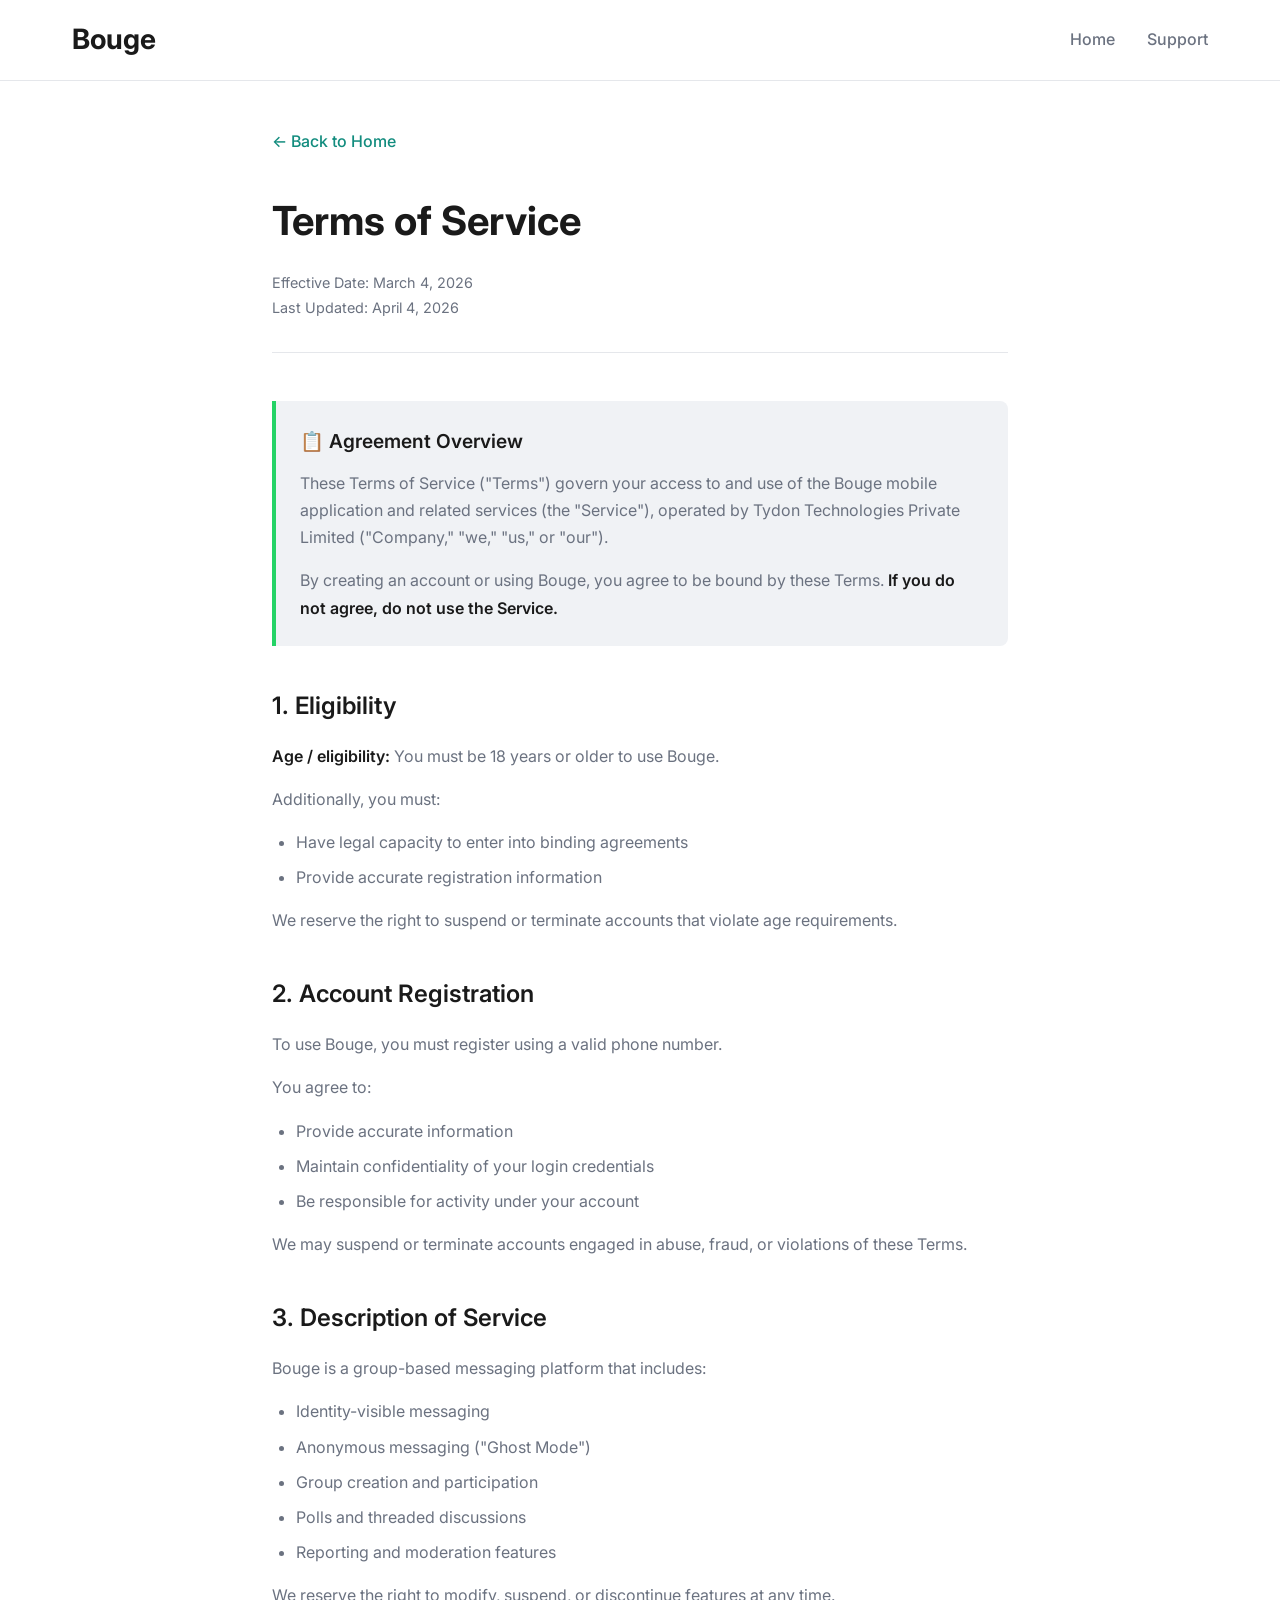
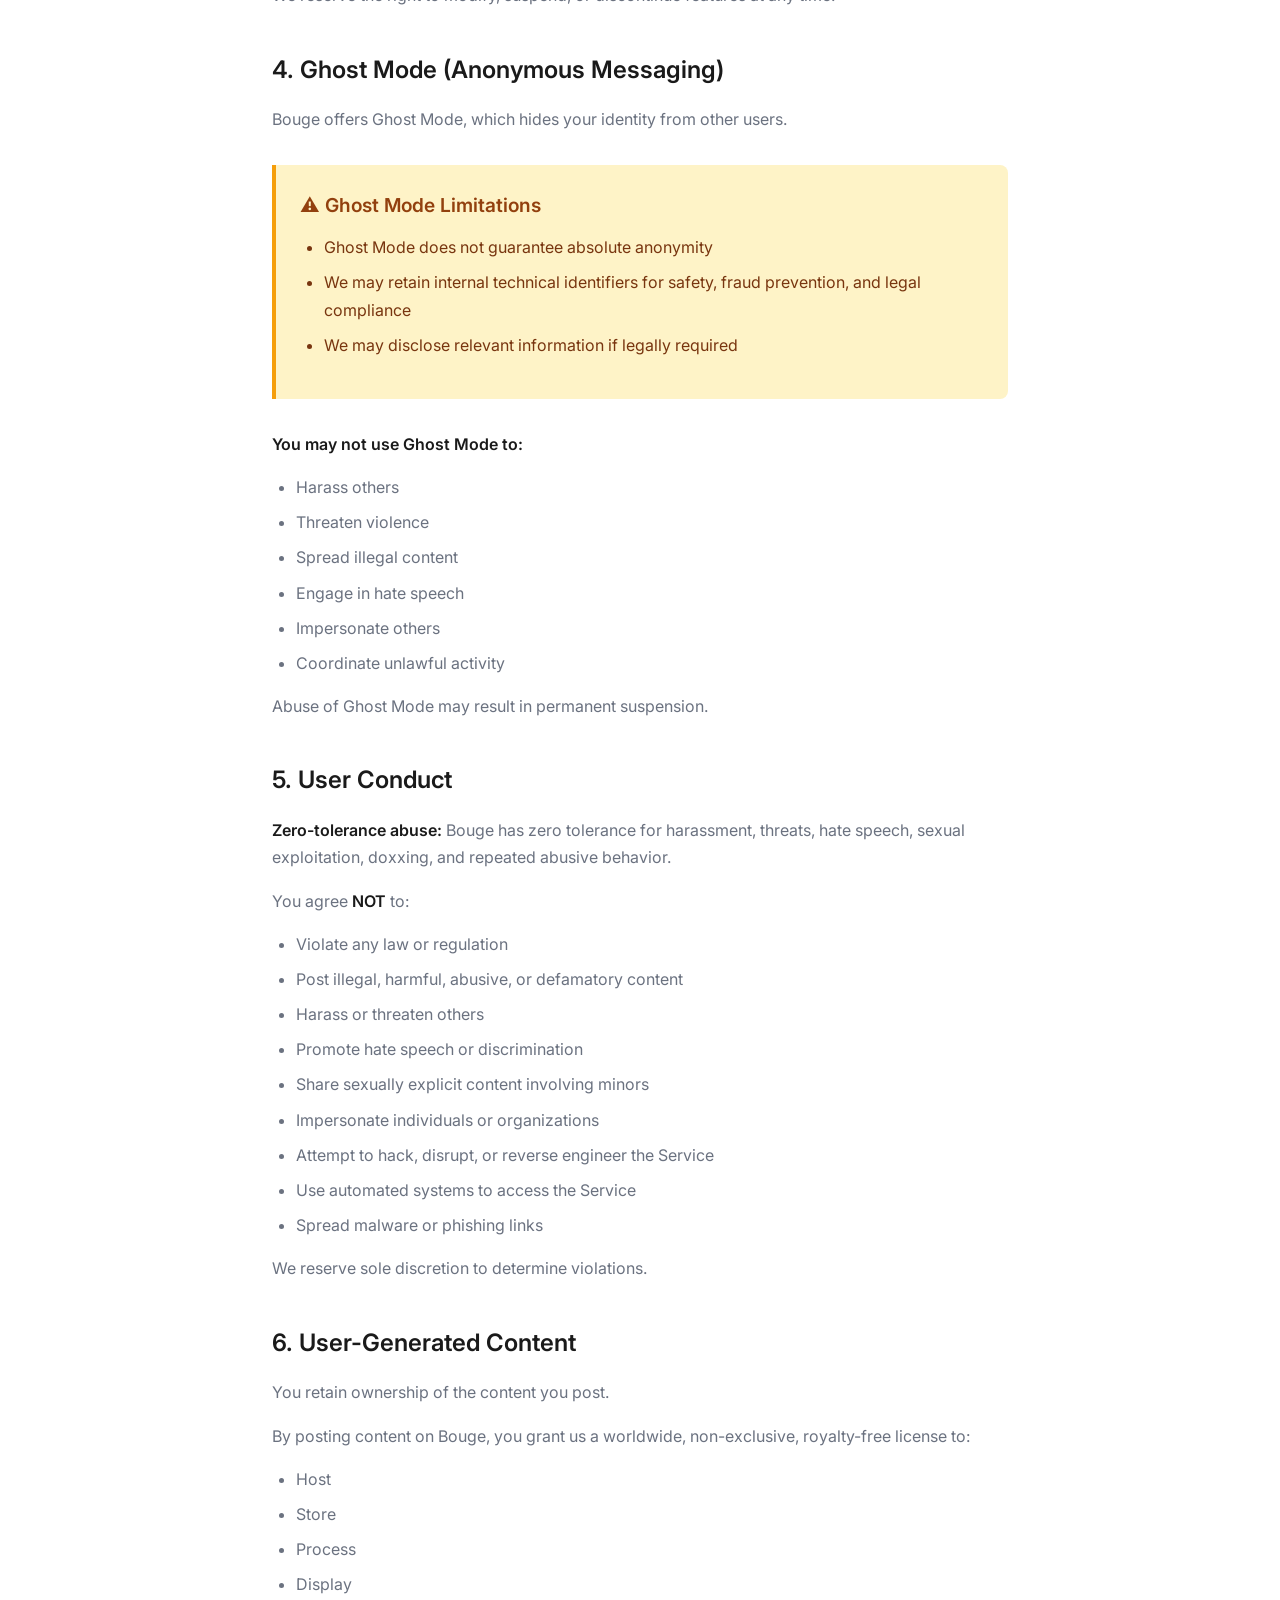
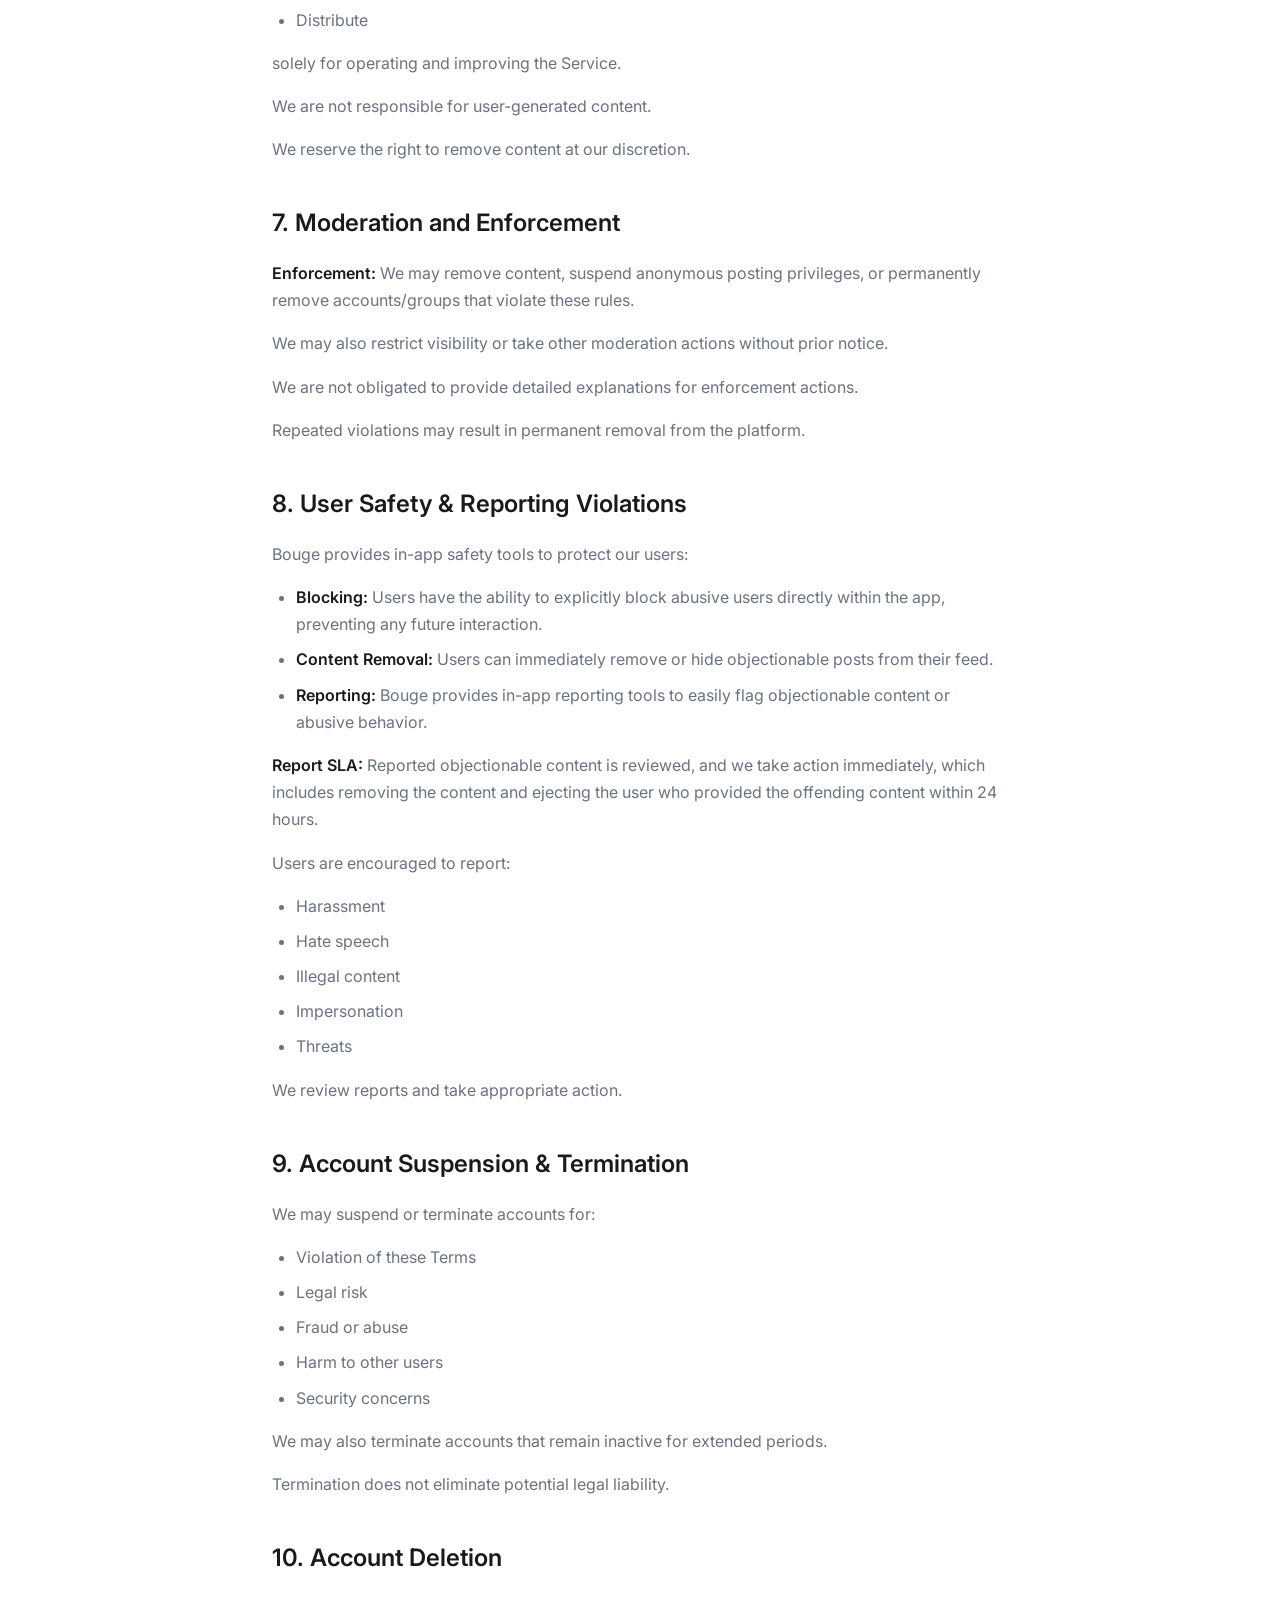
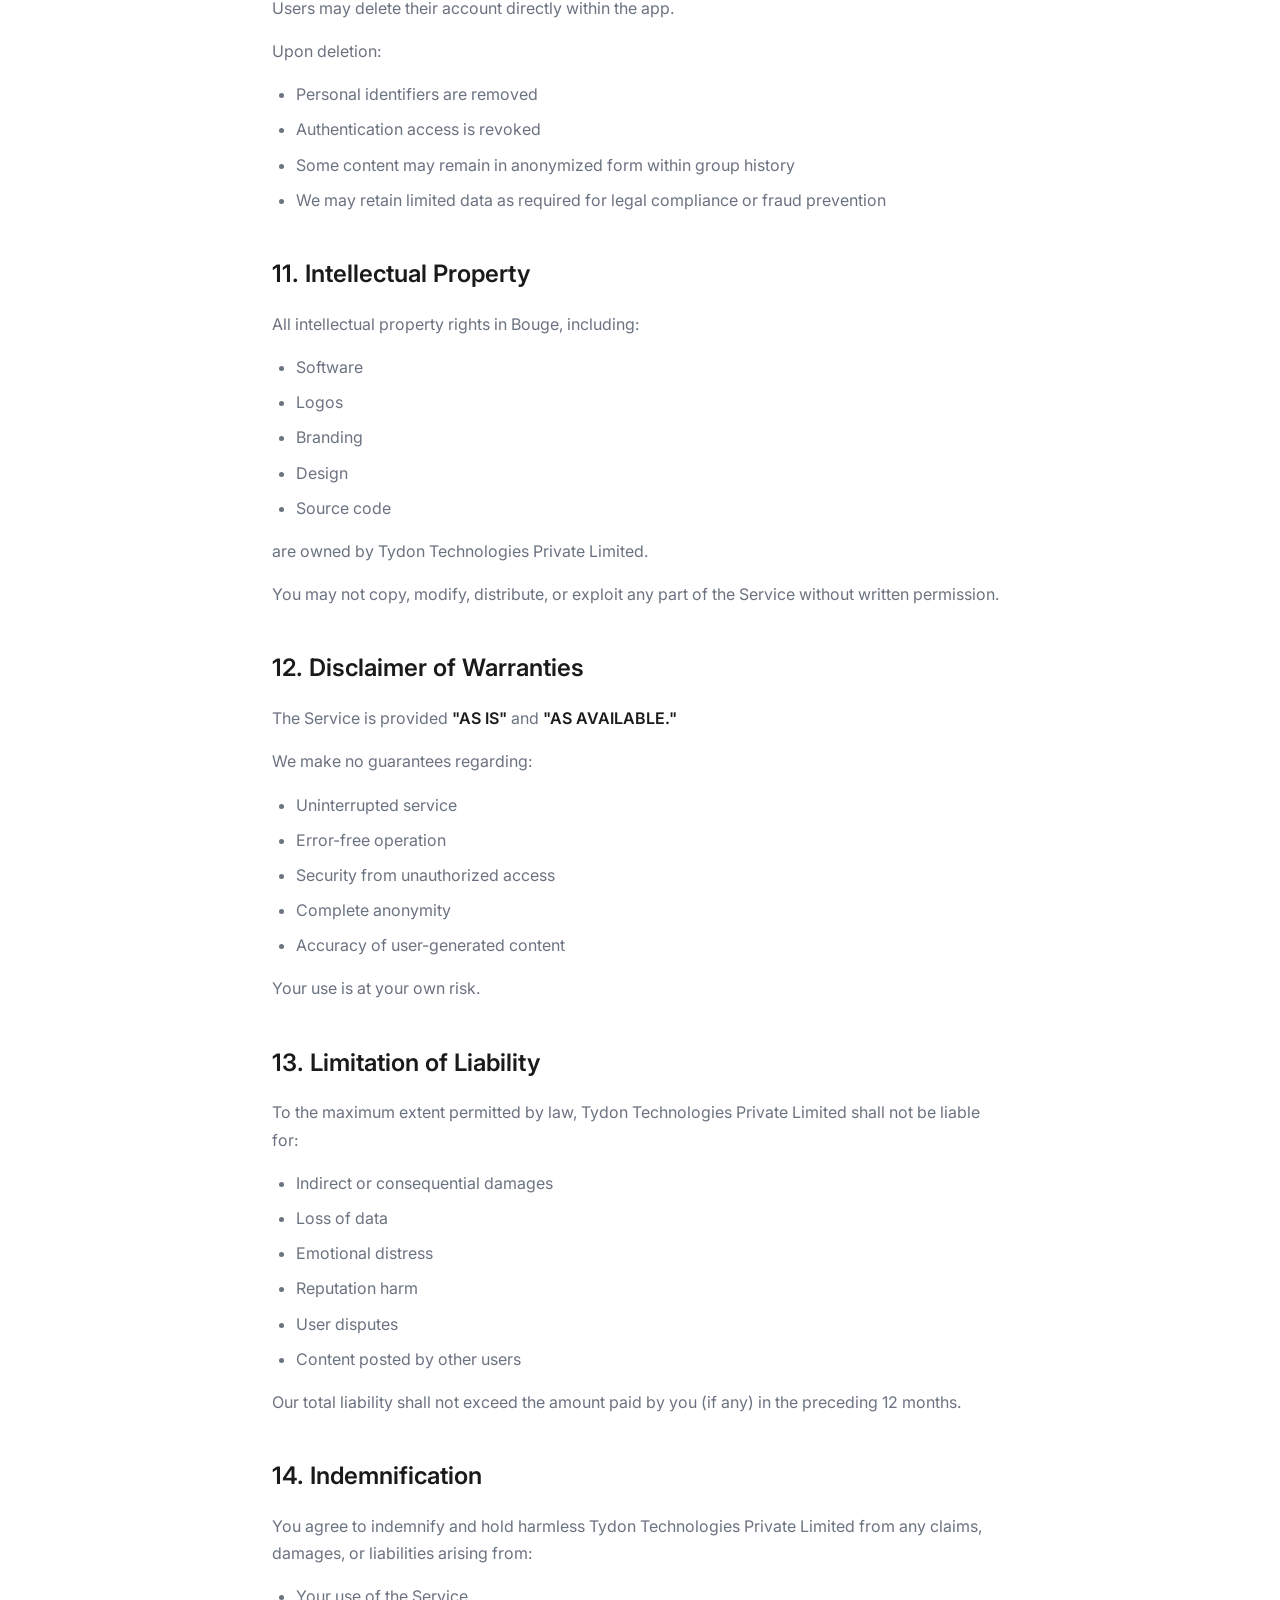
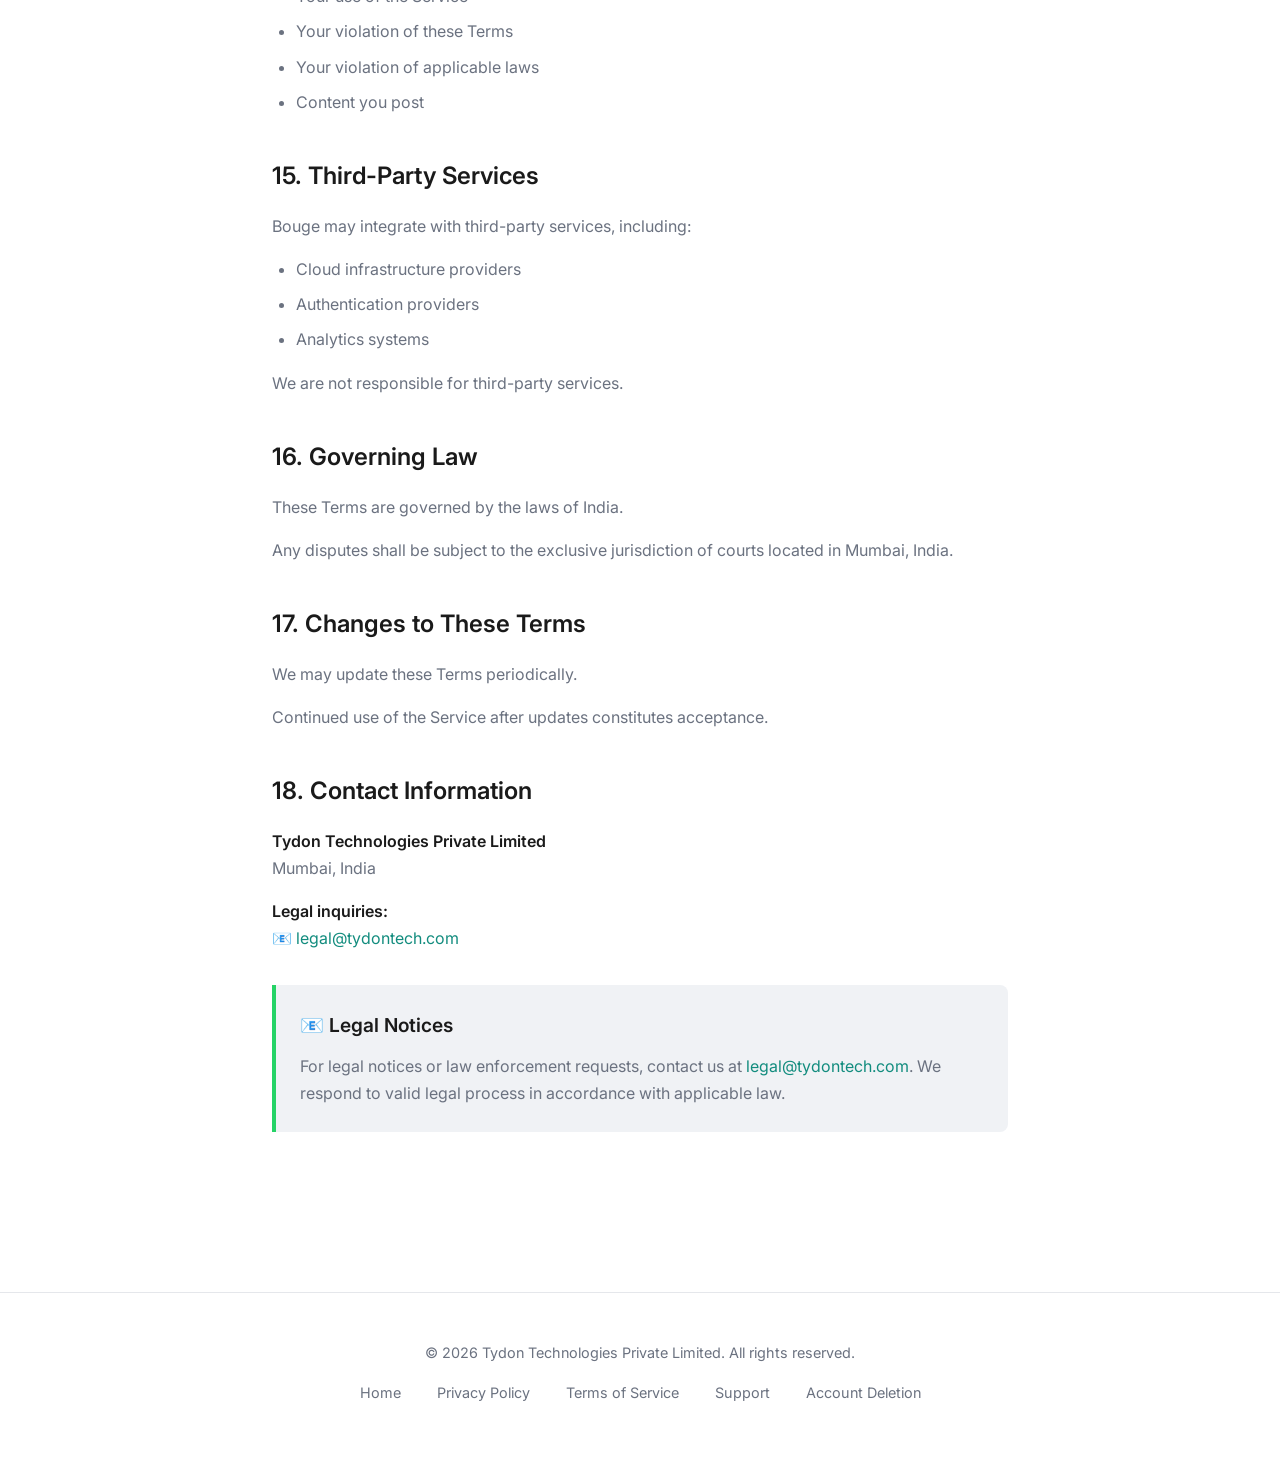
<file: terms.html>
<!DOCTYPE html>
<html lang="en">
<head>
    <meta charset="UTF-8">
    <meta name="viewport" content="width=device-width, initial-scale=1.0">
    <title>Terms of Service - Bouge</title>
    <meta name="description" content="Bouge Terms of Service - Rules and guidelines for using our anonymous messaging platform.">
    <link href="https://fonts.googleapis.com/css2?family=Inter:wght@300;400;500;600;700&display=swap" rel="stylesheet">
    <style>
        :root {
            --color-bg: #FFFFFF;
            --color-bg-secondary: #F0F2F5;
            --color-accent: #25D366;
            --color-accent-dark: #128C7E;
            --color-text: #1A1A1A;
            --color-text-secondary: #6B7280;
            --color-border: #E5E7EB;
        }

        * {
            margin: 0;
            padding: 0;
            box-sizing: border-box;
        }

        body {
            font-family: 'Inter', -apple-system, BlinkMacSystemFont, 'Segoe UI', Roboto, sans-serif;
            background: var(--color-bg);
            color: var(--color-text);
            line-height: 1.7;
        }

        nav {
            position: fixed;
            top: 0;
            left: 0;
            right: 0;
            z-index: 1000;
            background: rgba(255, 255, 255, 0.95);
            backdrop-filter: blur(20px);
            border-bottom: 1px solid var(--color-border);
        }

        .nav-container {
            max-width: 1200px;
            margin: 0 auto;
            padding: 1rem 2rem;
            display: flex;
            justify-content: space-between;
            align-items: center;
        }

        .logo {
            font-size: 1.75rem;
            font-weight: 700;
            color: var(--color-text);
            text-decoration: none;
        }

        .logo span {
            color: var(--color-accent);
        }

        .nav-links {
            display: flex;
            gap: 2rem;
            align-items: center;
        }

        .nav-links a {
            color: var(--color-text-secondary);
            text-decoration: none;
            font-weight: 500;
            transition: color 0.2s;
        }

        .nav-links a:hover {
            color: var(--color-text);
        }

        .back-link {
            display: inline-flex;
            align-items: center;
            gap: 0.5rem;
            color: var(--color-accent-dark);
            text-decoration: none;
            font-weight: 500;
            margin-bottom: 2rem;
        }

        .back-link:hover {
            text-decoration: underline;
        }

        main {
            max-width: 800px;
            margin: 0 auto;
            padding: 8rem 2rem 4rem;
        }

        h1 {
            font-size: 2.5rem;
            font-weight: 700;
            margin-bottom: 1rem;
            color: var(--color-text);
        }

        .last-updated {
            color: var(--color-text-secondary);
            font-size: 0.9rem;
            margin-bottom: 3rem;
            padding-bottom: 2rem;
            border-bottom: 1px solid var(--color-border);
        }

        h2 {
            font-size: 1.5rem;
            font-weight: 600;
            margin-top: 2.5rem;
            margin-bottom: 1rem;
            color: var(--color-text);
        }

        h3 {
            font-size: 1.2rem;
            font-weight: 600;
            margin-top: 1.5rem;
            margin-bottom: 0.75rem;
            color: var(--color-text);
        }

        p {
            margin-bottom: 1rem;
            color: var(--color-text-secondary);
        }

        ul, ol {
            margin-bottom: 1rem;
            padding-left: 1.5rem;
            color: var(--color-text-secondary);
        }

        li {
            margin-bottom: 0.5rem;
        }

        .highlight-box {
            background: var(--color-bg-secondary);
            border-left: 4px solid var(--color-accent);
            padding: 1.5rem;
            margin: 2rem 0;
            border-radius: 0 8px 8px 0;
        }

        .highlight-box h3 {
            margin-top: 0;
            color: var(--color-text);
        }

        .highlight-box p:last-child {
            margin-bottom: 0;
        }

        .warning-box {
            background: #FEF3C7;
            border-left: 4px solid #F59E0B;
            padding: 1.5rem;
            margin: 2rem 0;
            border-radius: 0 8px 8px 0;
        }

        .warning-box h3 {
            margin-top: 0;
            color: #92400E;
        }

        .warning-box p, .warning-box li {
            color: #78350F;
        }

        strong {
            color: var(--color-text);
            font-weight: 600;
        }

        a {
            color: var(--color-accent-dark);
            text-decoration: none;
        }

        a:hover {
            text-decoration: underline;
        }

        footer {
            text-align: center;
            padding: 3rem 2rem;
            border-top: 1px solid var(--color-border);
            margin-top: 4rem;
            color: var(--color-text-secondary);
            font-size: 0.9rem;
        }

        footer a {
            color: var(--color-text-secondary);
            margin: 0 1rem;
        }

        @media (max-width: 768px) {
            h1 {
                font-size: 2rem;
            }

            .nav-links {
                display: none;
            }

            main {
                padding-top: 6rem;
            }
        }
    </style>
</head>
<body>
    <nav>
        <div class="nav-container">
            <a href="/" class="logo">Bouge</a>
            <div class="nav-links">
                <a href="/">Home</a>
                <a href="/support.html">Support</a>
            </div>
        </div>
    </nav>

    <main>
        <a href="/" class="back-link">← Back to Home</a>
        
        <h1>Terms of Service</h1>
        <p class="last-updated">Effective Date: March 4, 2026<br>Last Updated: April 4, 2026</p>

        <div class="highlight-box">
            <h3>📋 Agreement Overview</h3>
            <p>These Terms of Service ("Terms") govern your access to and use of the Bouge mobile application and related services (the "Service"), operated by Tydon Technologies Private Limited ("Company," "we," "us," or "our").</p>
            <p>By creating an account or using Bouge, you agree to be bound by these Terms. <strong>If you do not agree, do not use the Service.</strong></p>
        </div>

        <h2>1. Eligibility</h2>
        
        <p><strong>Age / eligibility:</strong> You must be 18 years or older to use Bouge.</p>
        <p>Additionally, you must:</p>
        <ul>
            <li>Have legal capacity to enter into binding agreements</li>
            <li>Provide accurate registration information</li>
        </ul>
        <p>We reserve the right to suspend or terminate accounts that violate age requirements.</p>

        <h2>2. Account Registration</h2>
        
        <p>To use Bouge, you must register using a valid phone number.</p>
        <p>You agree to:</p>
        <ul>
            <li>Provide accurate information</li>
            <li>Maintain confidentiality of your login credentials</li>
            <li>Be responsible for activity under your account</li>
        </ul>
        <p>We may suspend or terminate accounts engaged in abuse, fraud, or violations of these Terms.</p>

        <h2>3. Description of Service</h2>
        
        <p>Bouge is a group-based messaging platform that includes:</p>
        <ul>
            <li>Identity-visible messaging</li>
            <li>Anonymous messaging ("Ghost Mode")</li>
            <li>Group creation and participation</li>
            <li>Polls and threaded discussions</li>
            <li>Reporting and moderation features</li>
        </ul>
        <p>We reserve the right to modify, suspend, or discontinue features at any time.</p>

        <h2>4. Ghost Mode (Anonymous Messaging)</h2>
        
        <p>Bouge offers Ghost Mode, which hides your identity from other users.</p>
        
        <div class="warning-box">
            <h3>⚠️ Ghost Mode Limitations</h3>
            <ul>
                <li>Ghost Mode does not guarantee absolute anonymity</li>
                <li>We may retain internal technical identifiers for safety, fraud prevention, and legal compliance</li>
                <li>We may disclose relevant information if legally required</li>
            </ul>
        </div>

        <p><strong>You may not use Ghost Mode to:</strong></p>
        <ul>
            <li>Harass others</li>
            <li>Threaten violence</li>
            <li>Spread illegal content</li>
            <li>Engage in hate speech</li>
            <li>Impersonate others</li>
            <li>Coordinate unlawful activity</li>
        </ul>
        <p>Abuse of Ghost Mode may result in permanent suspension.</p>

        <h2>5. User Conduct</h2>
        
        <p><strong>Zero-tolerance abuse:</strong> Bouge has zero tolerance for harassment, threats, hate speech, sexual exploitation, doxxing, and repeated abusive behavior.</p>
        
        <p>You agree <strong>NOT</strong> to:</p>
        <ul>
            <li>Violate any law or regulation</li>
            <li>Post illegal, harmful, abusive, or defamatory content</li>
            <li>Harass or threaten others</li>
            <li>Promote hate speech or discrimination</li>
            <li>Share sexually explicit content involving minors</li>
            <li>Impersonate individuals or organizations</li>
            <li>Attempt to hack, disrupt, or reverse engineer the Service</li>
            <li>Use automated systems to access the Service</li>
            <li>Spread malware or phishing links</li>
        </ul>
        <p>We reserve sole discretion to determine violations.</p>

        <h2>6. User-Generated Content</h2>
        
        <p>You retain ownership of the content you post.</p>
        <p>By posting content on Bouge, you grant us a worldwide, non-exclusive, royalty-free license to:</p>
        <ul>
            <li>Host</li>
            <li>Store</li>
            <li>Process</li>
            <li>Display</li>
            <li>Distribute</li>
        </ul>
        <p>solely for operating and improving the Service.</p>
        <p>We are not responsible for user-generated content.</p>
        <p>We reserve the right to remove content at our discretion.</p>

        <h2>7. Moderation and Enforcement</h2>
        
        <p><strong>Enforcement:</strong> We may remove content, suspend anonymous posting privileges, or permanently remove accounts/groups that violate these rules.</p>
        <p>We may also restrict visibility or take other moderation actions without prior notice.</p>
        <p>We are not obligated to provide detailed explanations for enforcement actions.</p>
        <p>Repeated violations may result in permanent removal from the platform.</p>

        <h2>8. User Safety & Reporting Violations</h2>
        
        <p>Bouge provides in-app safety tools to protect our users:</p>
        <ul>
            <li><strong>Blocking:</strong> Users have the ability to explicitly block abusive users directly within the app, preventing any future interaction.</li>
            <li><strong>Content Removal:</strong> Users can immediately remove or hide objectionable posts from their feed.</li>
            <li><strong>Reporting:</strong> Bouge provides in-app reporting tools to easily flag objectionable content or abusive behavior.</li>
        </ul>
        <p><strong>Report SLA:</strong> Reported objectionable content is reviewed, and we take action immediately, which includes removing the content and ejecting the user who provided the offending content within 24 hours.</p>
        <p>Users are encouraged to report:</p>
        <ul>
            <li>Harassment</li>
            <li>Hate speech</li>
            <li>Illegal content</li>
            <li>Impersonation</li>
            <li>Threats</li>
        </ul>
        <p>We review reports and take appropriate action.</p>

        <h2>9. Account Suspension & Termination</h2>
        
        <p>We may suspend or terminate accounts for:</p>
        <ul>
            <li>Violation of these Terms</li>
            <li>Legal risk</li>
            <li>Fraud or abuse</li>
            <li>Harm to other users</li>
            <li>Security concerns</li>
        </ul>
        <p>We may also terminate accounts that remain inactive for extended periods.</p>
        <p>Termination does not eliminate potential legal liability.</p>

        <h2>10. Account Deletion</h2>
        
        <p>Users may delete their account directly within the app.</p>
        <p>Upon deletion:</p>
        <ul>
            <li>Personal identifiers are removed</li>
            <li>Authentication access is revoked</li>
            <li>Some content may remain in anonymized form within group history</li>
            <li>We may retain limited data as required for legal compliance or fraud prevention</li>
        </ul>

        <h2>11. Intellectual Property</h2>
        
        <p>All intellectual property rights in Bouge, including:</p>
        <ul>
            <li>Software</li>
            <li>Logos</li>
            <li>Branding</li>
            <li>Design</li>
            <li>Source code</li>
        </ul>
        <p>are owned by Tydon Technologies Private Limited.</p>
        <p>You may not copy, modify, distribute, or exploit any part of the Service without written permission.</p>

        <h2>12. Disclaimer of Warranties</h2>
        
        <p>The Service is provided <strong>"AS IS"</strong> and <strong>"AS AVAILABLE."</strong></p>
        <p>We make no guarantees regarding:</p>
        <ul>
            <li>Uninterrupted service</li>
            <li>Error-free operation</li>
            <li>Security from unauthorized access</li>
            <li>Complete anonymity</li>
            <li>Accuracy of user-generated content</li>
        </ul>
        <p>Your use is at your own risk.</p>

        <h2>13. Limitation of Liability</h2>
        
        <p>To the maximum extent permitted by law, Tydon Technologies Private Limited shall not be liable for:</p>
        <ul>
            <li>Indirect or consequential damages</li>
            <li>Loss of data</li>
            <li>Emotional distress</li>
            <li>Reputation harm</li>
            <li>User disputes</li>
            <li>Content posted by other users</li>
        </ul>
        <p>Our total liability shall not exceed the amount paid by you (if any) in the preceding 12 months.</p>

        <h2>14. Indemnification</h2>
        
        <p>You agree to indemnify and hold harmless Tydon Technologies Private Limited from any claims, damages, or liabilities arising from:</p>
        <ul>
            <li>Your use of the Service</li>
            <li>Your violation of these Terms</li>
            <li>Your violation of applicable laws</li>
            <li>Content you post</li>
        </ul>

        <h2>15. Third-Party Services</h2>
        
        <p>Bouge may integrate with third-party services, including:</p>
        <ul>
            <li>Cloud infrastructure providers</li>
            <li>Authentication providers</li>
            <li>Analytics systems</li>
        </ul>
        <p>We are not responsible for third-party services.</p>

        <h2>16. Governing Law</h2>
        
        <p>These Terms are governed by the laws of India.</p>
        <p>Any disputes shall be subject to the exclusive jurisdiction of courts located in Mumbai, India.</p>

        <h2>17. Changes to These Terms</h2>
        
        <p>We may update these Terms periodically.</p>
        <p>Continued use of the Service after updates constitutes acceptance.</p>

        <h2>18. Contact Information</h2>
        
        <p><strong>Tydon Technologies Private Limited</strong><br>
        Mumbai, India</p>
        
        <p><strong>Legal inquiries:</strong><br>
        📧 <a href="mailto:legal@tydontech.com">legal@tydontech.com</a></p>

        <div class="highlight-box">
            <h3>📧 Legal Notices</h3>
            <p>For legal notices or law enforcement requests, contact us at <a href="mailto:legal@tydontech.com">legal@tydontech.com</a>. We respond to valid legal process in accordance with applicable law.</p>
        </div>

    </main>

    <footer>
        <p>&copy; 2026 Tydon Technologies Private Limited. All rights reserved.</p>
        <p>
            <a href="/">Home</a>
            <a href="/privacy.html">Privacy Policy</a>
            <a href="/terms.html">Terms of Service</a>
            <a href="/support.html">Support</a>
            <a href="/account-deletion.html">Account Deletion</a>
        </p>
    </footer>
</body>
</html>
</file>
<file: admin/assets/index-Bjulgt-T.css>
@layer properties{@supports (((-webkit-hyphens:none)) and (not (margin-trim:inline))) or ((-moz-orient:inline) and (not (color:rgb(from red r g b)))){*,:before,:after,::backdrop{--tw-space-y-reverse:0;--tw-border-style:solid;--tw-gradient-position:initial;--tw-gradient-from:#0000;--tw-gradient-via:#0000;--tw-gradient-to:#0000;--tw-gradient-stops:initial;--tw-gradient-via-stops:initial;--tw-gradient-from-position:0%;--tw-gradient-via-position:50%;--tw-gradient-to-position:100%;--tw-leading:initial;--tw-font-weight:initial;--tw-tracking:initial;--tw-ordinal:initial;--tw-slashed-zero:initial;--tw-numeric-figure:initial;--tw-numeric-spacing:initial;--tw-numeric-fraction:initial;--tw-shadow:0 0 #0000;--tw-shadow-color:initial;--tw-shadow-alpha:100%;--tw-inset-shadow:0 0 #0000;--tw-inset-shadow-color:initial;--tw-inset-shadow-alpha:100%;--tw-ring-color:initial;--tw-ring-shadow:0 0 #0000;--tw-inset-ring-color:initial;--tw-inset-ring-shadow:0 0 #0000;--tw-ring-inset:initial;--tw-ring-offset-width:0px;--tw-ring-offset-color:#fff;--tw-ring-offset-shadow:0 0 #0000;--tw-blur:initial;--tw-brightness:initial;--tw-contrast:initial;--tw-grayscale:initial;--tw-hue-rotate:initial;--tw-invert:initial;--tw-opacity:initial;--tw-saturate:initial;--tw-sepia:initial;--tw-drop-shadow:initial;--tw-drop-shadow-color:initial;--tw-drop-shadow-alpha:100%;--tw-drop-shadow-size:initial;--tw-backdrop-blur:initial;--tw-backdrop-brightness:initial;--tw-backdrop-contrast:initial;--tw-backdrop-grayscale:initial;--tw-backdrop-hue-rotate:initial;--tw-backdrop-invert:initial;--tw-backdrop-opacity:initial;--tw-backdrop-saturate:initial;--tw-backdrop-sepia:initial;--tw-duration:initial}}}@layer theme{:root,:host{--font-sans:ui-sans-serif, system-ui, sans-serif, "Apple Color Emoji", "Segoe UI Emoji", "Segoe UI Symbol", "Noto Color Emoji";--font-mono:ui-monospace, SFMono-Regular, Menlo, Monaco, Consolas, "Liberation Mono", "Courier New", monospace;--color-amber-100:oklch(96.2% .059 95.617);--color-amber-200:oklch(92.4% .12 95.746);--color-amber-400:oklch(82.8% .189 84.429);--color-amber-500:oklch(76.9% .188 70.08);--color-emerald-100:oklch(95% .052 163.051);--color-emerald-200:oklch(90.5% .093 164.15);--color-emerald-400:oklch(76.5% .177 163.223);--color-emerald-500:oklch(69.6% .17 162.48);--color-cyan-50:oklch(98.4% .019 200.873);--color-cyan-100:oklch(95.6% .045 203.388);--color-cyan-200:oklch(91.7% .08 205.041);--color-cyan-300:oklch(86.5% .127 207.078);--color-cyan-400:oklch(78.9% .154 211.53);--color-cyan-500:oklch(71.5% .143 215.221);--color-cyan-950:oklch(30.2% .056 229.695);--color-sky-400:oklch(74.6% .16 232.661);--color-blue-100:oklch(93.2% .032 255.585);--color-blue-200:oklch(88.2% .059 254.128);--color-blue-400:oklch(70.7% .165 254.624);--color-blue-500:oklch(62.3% .214 259.815);--color-fuchsia-100:oklch(95.2% .037 318.852);--color-fuchsia-400:oklch(74% .238 322.16);--color-rose-100:oklch(94.1% .03 12.58);--color-rose-200:oklch(89.2% .058 10.001);--color-rose-400:oklch(71.2% .194 13.428);--color-rose-500:oklch(64.5% .246 16.439);--color-slate-200:oklch(92.9% .013 255.508);--color-slate-300:oklch(86.9% .022 252.894);--color-slate-400:oklch(70.4% .04 256.788);--color-slate-500:oklch(55.4% .046 257.417);--color-slate-900:oklch(20.8% .042 265.755);--color-slate-950:oklch(12.9% .042 264.695);--color-white:#fff;--spacing:.25rem;--container-sm:24rem;--container-xl:36rem;--container-2xl:42rem;--container-3xl:48rem;--container-4xl:56rem;--container-6xl:72rem;--text-xs:.75rem;--text-xs--line-height:calc(1 / .75);--text-sm:.875rem;--text-sm--line-height:calc(1.25 / .875);--text-base:1rem;--text-base--line-height: 1.5 ;--text-2xl:1.5rem;--text-2xl--line-height:calc(2 / 1.5);--text-3xl:1.875rem;--text-3xl--line-height: 1.2 ;--text-4xl:2.25rem;--text-4xl--line-height:calc(2.5 / 2.25);--text-5xl:3rem;--text-5xl--line-height:1;--font-weight-medium:500;--font-weight-semibold:600;--tracking-tight:-.025em;--leading-tight:1.25;--leading-snug:1.375;--radius-sm:.25rem;--radius-xl:.75rem;--radius-2xl:1rem;--radius-3xl:1.5rem;--animate-spin:spin 1s linear infinite;--animate-pulse:pulse 2s cubic-bezier(.4, 0, .6, 1) infinite;--blur-md:12px;--default-transition-duration:.15s;--default-transition-timing-function:cubic-bezier(.4, 0, .2, 1);--default-font-family:var(--font-sans);--default-mono-font-family:var(--font-mono)}}@layer base{*,:after,:before,::backdrop{box-sizing:border-box;border:0 solid;margin:0;padding:0}::file-selector-button{box-sizing:border-box;border:0 solid;margin:0;padding:0}html,:host{-webkit-text-size-adjust:100%;tab-size:4;line-height:1.5;font-family:var(--default-font-family,ui-sans-serif, system-ui, sans-serif, "Apple Color Emoji", "Segoe UI Emoji", "Segoe UI Symbol", "Noto Color Emoji");font-feature-settings:var(--default-font-feature-settings,normal);font-variation-settings:var(--default-font-variation-settings,normal);-webkit-tap-highlight-color:transparent}hr{height:0;color:inherit;border-top-width:1px}abbr:where([title]){-webkit-text-decoration:underline dotted;text-decoration:underline dotted}h1,h2,h3,h4,h5,h6{font-size:inherit;font-weight:inherit}a{color:inherit;-webkit-text-decoration:inherit;text-decoration:inherit}b,strong{font-weight:bolder}code,kbd,samp,pre{font-family:var(--default-mono-font-family,ui-monospace, SFMono-Regular, Menlo, Monaco, Consolas, "Liberation Mono", "Courier New", monospace);font-feature-settings:var(--default-mono-font-feature-settings,normal);font-variation-settings:var(--default-mono-font-variation-settings,normal);font-size:1em}small{font-size:80%}sub,sup{vertical-align:baseline;font-size:75%;line-height:0;position:relative}sub{bottom:-.25em}sup{top:-.5em}table{text-indent:0;border-color:inherit;border-collapse:collapse}:-moz-focusring{outline:auto}progress{vertical-align:baseline}summary{display:list-item}ol,ul,menu{list-style:none}img,svg,video,canvas,audio,iframe,embed,object{vertical-align:middle;display:block}img,video{max-width:100%;height:auto}button,input,select,optgroup,textarea{font:inherit;font-feature-settings:inherit;font-variation-settings:inherit;letter-spacing:inherit;color:inherit;opacity:1;background-color:#0000;border-radius:0}::file-selector-button{font:inherit;font-feature-settings:inherit;font-variation-settings:inherit;letter-spacing:inherit;color:inherit;opacity:1;background-color:#0000;border-radius:0}:where(select:is([multiple],[size])) optgroup{font-weight:bolder}:where(select:is([multiple],[size])) optgroup option{padding-inline-start:20px}::file-selector-button{margin-inline-end:4px}::placeholder{opacity:1}@supports (not ((-webkit-appearance:-apple-pay-button))) or (contain-intrinsic-size:1px){::placeholder{color:currentColor}@supports (color:color-mix(in lab,red,red)){::placeholder{color:color-mix(in oklab,currentcolor 50%,transparent)}}}textarea{resize:vertical}::-webkit-search-decoration{-webkit-appearance:none}::-webkit-date-and-time-value{min-height:1lh;text-align:inherit}::-webkit-datetime-edit{display:inline-flex}::-webkit-datetime-edit-fields-wrapper{padding:0}::-webkit-datetime-edit{padding-block:0}::-webkit-datetime-edit-year-field{padding-block:0}::-webkit-datetime-edit-month-field{padding-block:0}::-webkit-datetime-edit-day-field{padding-block:0}::-webkit-datetime-edit-hour-field{padding-block:0}::-webkit-datetime-edit-minute-field{padding-block:0}::-webkit-datetime-edit-second-field{padding-block:0}::-webkit-datetime-edit-millisecond-field{padding-block:0}::-webkit-datetime-edit-meridiem-field{padding-block:0}::-webkit-calendar-picker-indicator{line-height:1}:-moz-ui-invalid{box-shadow:none}button,input:where([type=button],[type=reset],[type=submit]){appearance:button}::file-selector-button{appearance:button}::-webkit-inner-spin-button{height:auto}::-webkit-outer-spin-button{height:auto}[hidden]:where(:not([hidden=until-found])){display:none!important}html{scroll-behavior:smooth}body{color:#fff;min-height:100vh;font-family:var(--font-family-body);-webkit-font-smoothing:antialiased;-moz-osx-font-smoothing:grayscale;background-color:var(--color-app-bg)}body:before{content:"";pointer-events:none;background:radial-gradient(circle at 50% 0,#0ea5e908,#0000 70%);position:fixed;inset:0}#root{min-height:100vh}}@layer components;@layer utilities{.visible{visibility:visible}.absolute{position:absolute}.fixed{position:fixed}.relative{position:relative}.static{position:static}.sticky{position:sticky}.inset-x-0{inset-inline:calc(var(--spacing) * 0)}.start{inset-inline-start:var(--spacing)}.end{inset-inline-end:var(--spacing)}.top-0{top:calc(var(--spacing) * 0)}.top-6{top:calc(var(--spacing) * 6)}.left-3{left:calc(var(--spacing) * 3)}.z-10{z-index:10}.col-span-full{grid-column:1/-1}.mx-auto{margin-inline:auto}.mt-0{margin-top:calc(var(--spacing) * 0)}.mt-0\.5{margin-top:calc(var(--spacing) * .5)}.mt-1{margin-top:calc(var(--spacing) * 1)}.mt-2{margin-top:calc(var(--spacing) * 2)}.mt-3{margin-top:calc(var(--spacing) * 3)}.mt-4{margin-top:calc(var(--spacing) * 4)}.mt-5{margin-top:calc(var(--spacing) * 5)}.mt-6{margin-top:calc(var(--spacing) * 6)}.mb-1{margin-bottom:calc(var(--spacing) * 1)}.mb-2{margin-bottom:calc(var(--spacing) * 2)}.mb-3{margin-bottom:calc(var(--spacing) * 3)}.mb-4{margin-bottom:calc(var(--spacing) * 4)}.mb-5{margin-bottom:calc(var(--spacing) * 5)}.mb-6{margin-bottom:calc(var(--spacing) * 6)}.ml-2{margin-left:calc(var(--spacing) * 2)}.block{display:block}.contents{display:contents}.flex{display:flex}.grid{display:grid}.hidden{display:none}.inline{display:inline}.inline-flex{display:inline-flex}.table{display:table}.h-1\.5{height:calc(var(--spacing) * 1.5)}.h-2{height:calc(var(--spacing) * 2)}.h-2\.5{height:calc(var(--spacing) * 2.5)}.h-8{height:calc(var(--spacing) * 8)}.h-10{height:calc(var(--spacing) * 10)}.h-12{height:calc(var(--spacing) * 12)}.h-16{height:calc(var(--spacing) * 16)}.h-20{height:calc(var(--spacing) * 20)}.h-full{height:100%}.h-px{height:1px}.min-h-\[400px\]{min-height:400px}.min-h-\[calc\(100vh-5rem\)\]{min-height:calc(100vh - 5rem)}.min-h-screen{min-height:100vh}.w-1\.5{width:calc(var(--spacing) * 1.5)}.w-2{width:calc(var(--spacing) * 2)}.w-2\.5{width:calc(var(--spacing) * 2.5)}.w-16{width:calc(var(--spacing) * 16)}.w-32{width:calc(var(--spacing) * 32)}.w-40{width:calc(var(--spacing) * 40)}.w-full{width:100%}.w-px{width:1px}.max-w-2xl{max-width:var(--container-2xl)}.max-w-3xl{max-width:var(--container-3xl)}.max-w-4xl{max-width:var(--container-4xl)}.max-w-6xl{max-width:var(--container-6xl)}.max-w-\[1680px\]{max-width:1680px}.max-w-sm{max-width:var(--container-sm)}.max-w-xl{max-width:var(--container-xl)}.min-w-0{min-width:calc(var(--spacing) * 0)}.flex-1{flex:1}.shrink-0{flex-shrink:0}.grow{flex-grow:1}.animate-pulse{animation:var(--animate-pulse)}.animate-spin{animation:var(--animate-spin)}.grid-cols-\[1\.2fr\,0\.7fr\,0\.7fr\,0\.7fr\,0\.7fr\]{grid-template-columns:1.2fr,.7fr,.7fr,.7fr,.7fr}.flex-col{flex-direction:column}.flex-row{flex-direction:row}.flex-wrap{flex-wrap:wrap}.items-center{align-items:center}.items-end{align-items:flex-end}.items-start{align-items:flex-start}.justify-between{justify-content:space-between}.justify-center{justify-content:center}.gap-1{gap:calc(var(--spacing) * 1)}.gap-1\.5{gap:calc(var(--spacing) * 1.5)}.gap-2{gap:calc(var(--spacing) * 2)}.gap-3{gap:calc(var(--spacing) * 3)}.gap-4{gap:calc(var(--spacing) * 4)}.gap-6{gap:calc(var(--spacing) * 6)}.gap-8{gap:calc(var(--spacing) * 8)}:where(.space-y-1>:not(:last-child)){--tw-space-y-reverse:0;margin-block-start:calc(calc(var(--spacing) * 1) * var(--tw-space-y-reverse));margin-block-end:calc(calc(var(--spacing) * 1) * calc(1 - var(--tw-space-y-reverse)))}:where(.space-y-2>:not(:last-child)){--tw-space-y-reverse:0;margin-block-start:calc(calc(var(--spacing) * 2) * var(--tw-space-y-reverse));margin-block-end:calc(calc(var(--spacing) * 2) * calc(1 - var(--tw-space-y-reverse)))}:where(.space-y-3>:not(:last-child)){--tw-space-y-reverse:0;margin-block-start:calc(calc(var(--spacing) * 3) * var(--tw-space-y-reverse));margin-block-end:calc(calc(var(--spacing) * 3) * calc(1 - var(--tw-space-y-reverse)))}:where(.space-y-4>:not(:last-child)){--tw-space-y-reverse:0;margin-block-start:calc(calc(var(--spacing) * 4) * var(--tw-space-y-reverse));margin-block-end:calc(calc(var(--spacing) * 4) * calc(1 - var(--tw-space-y-reverse)))}:where(.space-y-6>:not(:last-child)){--tw-space-y-reverse:0;margin-block-start:calc(calc(var(--spacing) * 6) * var(--tw-space-y-reverse));margin-block-end:calc(calc(var(--spacing) * 6) * calc(1 - var(--tw-space-y-reverse)))}:where(.space-y-7>:not(:last-child)){--tw-space-y-reverse:0;margin-block-start:calc(calc(var(--spacing) * 7) * var(--tw-space-y-reverse));margin-block-end:calc(calc(var(--spacing) * 7) * calc(1 - var(--tw-space-y-reverse)))}.self-start{align-self:flex-start}.overflow-hidden{overflow:hidden}.overflow-x-auto{overflow-x:auto}.rounded-2xl{border-radius:var(--radius-2xl)}.rounded-3xl{border-radius:var(--radius-3xl)}.rounded-\[0\.6rem\]{border-radius:.6rem}.rounded-\[1\.5rem\]{border-radius:1.5rem}.rounded-\[1\.75rem\]{border-radius:1.75rem}.rounded-\[2rem\]{border-radius:2rem}.rounded-full{border-radius:3.40282e38px}.rounded-xl{border-radius:var(--radius-xl)}.rounded-t-sm{border-top-left-radius:var(--radius-sm);border-top-right-radius:var(--radius-sm)}.border{border-style:var(--tw-border-style);border-width:1px}.border-4{border-style:var(--tw-border-style);border-width:4px}.border-t{border-top-style:var(--tw-border-style);border-top-width:1px}.border-dashed{--tw-border-style:dashed;border-style:dashed}.border-amber-400\/15{border-color:#fcbb0026}@supports (color:color-mix(in lab,red,red)){.border-amber-400\/15{border-color:color-mix(in oklab,var(--color-amber-400) 15%,transparent)}}.border-amber-400\/20{border-color:#fcbb0033}@supports (color:color-mix(in lab,red,red)){.border-amber-400\/20{border-color:color-mix(in oklab,var(--color-amber-400) 20%,transparent)}}.border-amber-500\/20{border-color:#f99c0033}@supports (color:color-mix(in lab,red,red)){.border-amber-500\/20{border-color:color-mix(in oklab,var(--color-amber-500) 20%,transparent)}}.border-blue-500\/20{border-color:#3080ff33}@supports (color:color-mix(in lab,red,red)){.border-blue-500\/20{border-color:color-mix(in oklab,var(--color-blue-500) 20%,transparent)}}.border-cyan-400\/15{border-color:#00d2ef26}@supports (color:color-mix(in lab,red,red)){.border-cyan-400\/15{border-color:color-mix(in oklab,var(--color-cyan-400) 15%,transparent)}}.border-cyan-400\/20{border-color:#00d2ef33}@supports (color:color-mix(in lab,red,red)){.border-cyan-400\/20{border-color:color-mix(in oklab,var(--color-cyan-400) 20%,transparent)}}.border-cyan-500\/20{border-color:#00b7d733}@supports (color:color-mix(in lab,red,red)){.border-cyan-500\/20{border-color:color-mix(in oklab,var(--color-cyan-500) 20%,transparent)}}.border-emerald-400\/15{border-color:#00d29426}@supports (color:color-mix(in lab,red,red)){.border-emerald-400\/15{border-color:color-mix(in oklab,var(--color-emerald-400) 15%,transparent)}}.border-emerald-400\/20{border-color:#00d29433}@supports (color:color-mix(in lab,red,red)){.border-emerald-400\/20{border-color:color-mix(in oklab,var(--color-emerald-400) 20%,transparent)}}.border-emerald-500\/20{border-color:#00bb7f33}@supports (color:color-mix(in lab,red,red)){.border-emerald-500\/20{border-color:color-mix(in oklab,var(--color-emerald-500) 20%,transparent)}}.border-fuchsia-400\/15{border-color:#ec6cff26}@supports (color:color-mix(in lab,red,red)){.border-fuchsia-400\/15{border-color:color-mix(in oklab,var(--color-fuchsia-400) 15%,transparent)}}.border-rose-400\/15{border-color:#ff667f26}@supports (color:color-mix(in lab,red,red)){.border-rose-400\/15{border-color:color-mix(in oklab,var(--color-rose-400) 15%,transparent)}}.border-rose-400\/20{border-color:#ff667f33}@supports (color:color-mix(in lab,red,red)){.border-rose-400\/20{border-color:color-mix(in oklab,var(--color-rose-400) 20%,transparent)}}.border-rose-500\/20{border-color:#ff235733}@supports (color:color-mix(in lab,red,red)){.border-rose-500\/20{border-color:color-mix(in oklab,var(--color-rose-500) 20%,transparent)}}.border-transparent{border-color:#0000}.border-white\/5{border-color:#ffffff0d}@supports (color:color-mix(in lab,red,red)){.border-white\/5{border-color:color-mix(in oklab,var(--color-white) 5%,transparent)}}.border-white\/6{border-color:#ffffff0f}@supports (color:color-mix(in lab,red,red)){.border-white\/6{border-color:color-mix(in oklab,var(--color-white) 6%,transparent)}}.border-white\/10{border-color:#ffffff1a}@supports (color:color-mix(in lab,red,red)){.border-white\/10{border-color:color-mix(in oklab,var(--color-white) 10%,transparent)}}.border-white\/20{border-color:#fff3}@supports (color:color-mix(in lab,red,red)){.border-white\/20{border-color:color-mix(in oklab,var(--color-white) 20%,transparent)}}.bg-\[rgba\(9\,14\,24\,0\.6\)\]{background-color:#090e1899}.bg-\[rgba\(9\,14\,24\,0\.82\)\]{background-color:#090e18d1}.bg-\[rgba\(10\,14\,24\,0\.4\)\]{background-color:#0a0e1866}.bg-\[rgba\(10\,16\,28\,0\.6\)\]{background-color:#0a101c99}.bg-\[rgba\(16\,24\,36\,0\.5\)\]{background-color:#10182480}.bg-\[rgba\(16\,24\,36\,0\.85\)\]{background-color:#101824d9}.bg-\[var\(--color-app-bg\)\]{background-color:var(--color-app-bg)}.bg-amber-400\/8{background-color:#fcbb0014}@supports (color:color-mix(in lab,red,red)){.bg-amber-400\/8{background-color:color-mix(in oklab,var(--color-amber-400) 8%,transparent)}}.bg-amber-400\/10{background-color:#fcbb001a}@supports (color:color-mix(in lab,red,red)){.bg-amber-400\/10{background-color:color-mix(in oklab,var(--color-amber-400) 10%,transparent)}}.bg-amber-500\/10{background-color:#f99c001a}@supports (color:color-mix(in lab,red,red)){.bg-amber-500\/10{background-color:color-mix(in oklab,var(--color-amber-500) 10%,transparent)}}.bg-blue-500\/10{background-color:#3080ff1a}@supports (color:color-mix(in lab,red,red)){.bg-blue-500\/10{background-color:color-mix(in oklab,var(--color-blue-500) 10%,transparent)}}.bg-cyan-300{background-color:var(--color-cyan-300)}.bg-cyan-400{background-color:var(--color-cyan-400)}.bg-cyan-400\/8{background-color:#00d2ef14}@supports (color:color-mix(in lab,red,red)){.bg-cyan-400\/8{background-color:color-mix(in oklab,var(--color-cyan-400) 8%,transparent)}}.bg-cyan-400\/10{background-color:#00d2ef1a}@supports (color:color-mix(in lab,red,red)){.bg-cyan-400\/10{background-color:color-mix(in oklab,var(--color-cyan-400) 10%,transparent)}}.bg-cyan-400\/20{background-color:#00d2ef33}@supports (color:color-mix(in lab,red,red)){.bg-cyan-400\/20{background-color:color-mix(in oklab,var(--color-cyan-400) 20%,transparent)}}.bg-cyan-500{background-color:var(--color-cyan-500)}.bg-cyan-500\/10{background-color:#00b7d71a}@supports (color:color-mix(in lab,red,red)){.bg-cyan-500\/10{background-color:color-mix(in oklab,var(--color-cyan-500) 10%,transparent)}}.bg-emerald-400\/8{background-color:#00d29414}@supports (color:color-mix(in lab,red,red)){.bg-emerald-400\/8{background-color:color-mix(in oklab,var(--color-emerald-400) 8%,transparent)}}.bg-emerald-400\/10{background-color:#00d2941a}@supports (color:color-mix(in lab,red,red)){.bg-emerald-400\/10{background-color:color-mix(in oklab,var(--color-emerald-400) 10%,transparent)}}.bg-emerald-500\/10{background-color:#00bb7f1a}@supports (color:color-mix(in lab,red,red)){.bg-emerald-500\/10{background-color:color-mix(in oklab,var(--color-emerald-500) 10%,transparent)}}.bg-fuchsia-400\/8{background-color:#ec6cff14}@supports (color:color-mix(in lab,red,red)){.bg-fuchsia-400\/8{background-color:color-mix(in oklab,var(--color-fuchsia-400) 8%,transparent)}}.bg-rose-400\/8{background-color:#ff667f14}@supports (color:color-mix(in lab,red,red)){.bg-rose-400\/8{background-color:color-mix(in oklab,var(--color-rose-400) 8%,transparent)}}.bg-rose-400\/10{background-color:#ff667f1a}@supports (color:color-mix(in lab,red,red)){.bg-rose-400\/10{background-color:color-mix(in oklab,var(--color-rose-400) 10%,transparent)}}.bg-rose-500\/10{background-color:#ff23571a}@supports (color:color-mix(in lab,red,red)){.bg-rose-500\/10{background-color:color-mix(in oklab,var(--color-rose-500) 10%,transparent)}}.bg-slate-900{background-color:var(--color-slate-900)}.bg-slate-900\/50{background-color:#0f172b80}@supports (color:color-mix(in lab,red,red)){.bg-slate-900\/50{background-color:color-mix(in oklab,var(--color-slate-900) 50%,transparent)}}.bg-slate-950\/70{background-color:#020618b3}@supports (color:color-mix(in lab,red,red)){.bg-slate-950\/70{background-color:color-mix(in oklab,var(--color-slate-950) 70%,transparent)}}.bg-transparent{background-color:#0000}.bg-white\/5{background-color:#ffffff0d}@supports (color:color-mix(in lab,red,red)){.bg-white\/5{background-color:color-mix(in oklab,var(--color-white) 5%,transparent)}}.bg-white\/6{background-color:#ffffff0f}@supports (color:color-mix(in lab,red,red)){.bg-white\/6{background-color:color-mix(in oklab,var(--color-white) 6%,transparent)}}.bg-white\/10{background-color:#ffffff1a}@supports (color:color-mix(in lab,red,red)){.bg-white\/10{background-color:color-mix(in oklab,var(--color-white) 10%,transparent)}}.bg-white\/\[0\.02\]{background-color:#ffffff05}@supports (color:color-mix(in lab,red,red)){.bg-white\/\[0\.02\]{background-color:color-mix(in oklab,var(--color-white) 2%,transparent)}}.bg-white\/\[0\.03\]{background-color:#ffffff08}@supports (color:color-mix(in lab,red,red)){.bg-white\/\[0\.03\]{background-color:color-mix(in oklab,var(--color-white) 3%,transparent)}}.bg-gradient-to-r{--tw-gradient-position:to right in oklab;background-image:linear-gradient(var(--tw-gradient-stops))}.from-cyan-300{--tw-gradient-from:var(--color-cyan-300);--tw-gradient-stops:var(--tw-gradient-via-stops,var(--tw-gradient-position), var(--tw-gradient-from) var(--tw-gradient-from-position), var(--tw-gradient-to) var(--tw-gradient-to-position))}.from-cyan-400{--tw-gradient-from:var(--color-cyan-400);--tw-gradient-stops:var(--tw-gradient-via-stops,var(--tw-gradient-position), var(--tw-gradient-from) var(--tw-gradient-from-position), var(--tw-gradient-to) var(--tw-gradient-to-position))}.from-transparent{--tw-gradient-from:transparent;--tw-gradient-stops:var(--tw-gradient-via-stops,var(--tw-gradient-position), var(--tw-gradient-from) var(--tw-gradient-from-position), var(--tw-gradient-to) var(--tw-gradient-to-position))}.via-cyan-300\/60{--tw-gradient-via:#53eafd99}@supports (color:color-mix(in lab,red,red)){.via-cyan-300\/60{--tw-gradient-via:color-mix(in oklab, var(--color-cyan-300) 60%, transparent)}}.via-cyan-300\/60{--tw-gradient-via-stops:var(--tw-gradient-position), var(--tw-gradient-from) var(--tw-gradient-from-position), var(--tw-gradient-via) var(--tw-gradient-via-position), var(--tw-gradient-to) var(--tw-gradient-to-position);--tw-gradient-stops:var(--tw-gradient-via-stops)}.via-sky-400{--tw-gradient-via:var(--color-sky-400);--tw-gradient-via-stops:var(--tw-gradient-position), var(--tw-gradient-from) var(--tw-gradient-from-position), var(--tw-gradient-via) var(--tw-gradient-via-position), var(--tw-gradient-to) var(--tw-gradient-to-position);--tw-gradient-stops:var(--tw-gradient-via-stops)}.to-blue-500{--tw-gradient-to:var(--color-blue-500);--tw-gradient-stops:var(--tw-gradient-via-stops,var(--tw-gradient-position), var(--tw-gradient-from) var(--tw-gradient-from-position), var(--tw-gradient-to) var(--tw-gradient-to-position))}.to-transparent{--tw-gradient-to:transparent;--tw-gradient-stops:var(--tw-gradient-via-stops,var(--tw-gradient-position), var(--tw-gradient-from) var(--tw-gradient-from-position), var(--tw-gradient-to) var(--tw-gradient-to-position))}.p-1\.5{padding:calc(var(--spacing) * 1.5)}.p-2{padding:calc(var(--spacing) * 2)}.p-3{padding:calc(var(--spacing) * 3)}.p-4{padding:calc(var(--spacing) * 4)}.p-5{padding:calc(var(--spacing) * 5)}.p-6{padding:calc(var(--spacing) * 6)}.p-8{padding:calc(var(--spacing) * 8)}.px-1{padding-inline:calc(var(--spacing) * 1)}.px-2{padding-inline:calc(var(--spacing) * 2)}.px-3{padding-inline:calc(var(--spacing) * 3)}.px-4{padding-inline:calc(var(--spacing) * 4)}.px-5{padding-inline:calc(var(--spacing) * 5)}.px-6{padding-inline:calc(var(--spacing) * 6)}.py-1{padding-block:calc(var(--spacing) * 1)}.py-1\.5{padding-block:calc(var(--spacing) * 1.5)}.py-2{padding-block:calc(var(--spacing) * 2)}.py-2\.5{padding-block:calc(var(--spacing) * 2.5)}.py-3{padding-block:calc(var(--spacing) * 3)}.py-4{padding-block:calc(var(--spacing) * 4)}.py-5{padding-block:calc(var(--spacing) * 5)}.py-10{padding-block:calc(var(--spacing) * 10)}.pt-5{padding-top:calc(var(--spacing) * 5)}.pb-2{padding-bottom:calc(var(--spacing) * 2)}.pl-6{padding-left:calc(var(--spacing) * 6)}.text-center{text-align:center}.text-right{text-align:right}.text-2xl{font-size:var(--text-2xl);line-height:var(--tw-leading,var(--text-2xl--line-height))}.text-3xl{font-size:var(--text-3xl);line-height:var(--tw-leading,var(--text-3xl--line-height))}.text-4xl{font-size:var(--text-4xl);line-height:var(--tw-leading,var(--text-4xl--line-height))}.text-5xl{font-size:var(--text-5xl);line-height:var(--tw-leading,var(--text-5xl--line-height))}.text-base{font-size:var(--text-base);line-height:var(--tw-leading,var(--text-base--line-height))}.text-sm{font-size:var(--text-sm);line-height:var(--tw-leading,var(--text-sm--line-height))}.text-xs{font-size:var(--text-xs);line-height:var(--tw-leading,var(--text-xs--line-height))}.text-\[10px\]{font-size:10px}.text-\[11px\]{font-size:11px}.leading-6{--tw-leading:calc(var(--spacing) * 6);line-height:calc(var(--spacing) * 6)}.leading-7{--tw-leading:calc(var(--spacing) * 7);line-height:calc(var(--spacing) * 7)}.leading-snug{--tw-leading:var(--leading-snug);line-height:var(--leading-snug)}.leading-tight{--tw-leading:var(--leading-tight);line-height:var(--leading-tight)}.font-medium{--tw-font-weight:var(--font-weight-medium);font-weight:var(--font-weight-medium)}.font-semibold{--tw-font-weight:var(--font-weight-semibold);font-weight:var(--font-weight-semibold)}.tracking-\[0\.1em\]{--tw-tracking:.1em;letter-spacing:.1em}.tracking-\[0\.2em\]{--tw-tracking:.2em;letter-spacing:.2em}.tracking-\[0\.3em\]{--tw-tracking:.3em;letter-spacing:.3em}.tracking-\[0\.18em\]{--tw-tracking:.18em;letter-spacing:.18em}.tracking-\[0\.22em\]{--tw-tracking:.22em;letter-spacing:.22em}.tracking-\[0\.24em\]{--tw-tracking:.24em;letter-spacing:.24em}.tracking-\[0\.28em\]{--tw-tracking:.28em;letter-spacing:.28em}.tracking-\[0\.32em\]{--tw-tracking:.32em;letter-spacing:.32em}.tracking-tight{--tw-tracking:var(--tracking-tight);letter-spacing:var(--tracking-tight)}.break-all{word-break:break-all}.text-amber-100\/70{color:#fef3c6b3}@supports (color:color-mix(in lab,red,red)){.text-amber-100\/70{color:color-mix(in oklab,var(--color-amber-100) 70%,transparent)}}.text-amber-100\/80{color:#fef3c6cc}@supports (color:color-mix(in lab,red,red)){.text-amber-100\/80{color:color-mix(in oklab,var(--color-amber-100) 80%,transparent)}}.text-amber-200{color:var(--color-amber-200)}.text-amber-400{color:var(--color-amber-400)}.text-blue-100\/80{color:#dbeafecc}@supports (color:color-mix(in lab,red,red)){.text-blue-100\/80{color:color-mix(in oklab,var(--color-blue-100) 80%,transparent)}}.text-blue-200{color:var(--color-blue-200)}.text-blue-400{color:var(--color-blue-400)}.text-cyan-50{color:var(--color-cyan-50)}.text-cyan-100\/70{color:#cefafeb3}@supports (color:color-mix(in lab,red,red)){.text-cyan-100\/70{color:color-mix(in oklab,var(--color-cyan-100) 70%,transparent)}}.text-cyan-100\/80{color:#cefafecc}@supports (color:color-mix(in lab,red,red)){.text-cyan-100\/80{color:color-mix(in oklab,var(--color-cyan-100) 80%,transparent)}}.text-cyan-200{color:var(--color-cyan-200)}.text-cyan-300{color:var(--color-cyan-300)}.text-cyan-400{color:var(--color-cyan-400)}.text-cyan-400\/80{color:#00d2efcc}@supports (color:color-mix(in lab,red,red)){.text-cyan-400\/80{color:color-mix(in oklab,var(--color-cyan-400) 80%,transparent)}}.text-cyan-400\/90{color:#00d2efe6}@supports (color:color-mix(in lab,red,red)){.text-cyan-400\/90{color:color-mix(in oklab,var(--color-cyan-400) 90%,transparent)}}.text-emerald-100\/70{color:#d0fae5b3}@supports (color:color-mix(in lab,red,red)){.text-emerald-100\/70{color:color-mix(in oklab,var(--color-emerald-100) 70%,transparent)}}.text-emerald-100\/80{color:#d0fae5cc}@supports (color:color-mix(in lab,red,red)){.text-emerald-100\/80{color:color-mix(in oklab,var(--color-emerald-100) 80%,transparent)}}.text-emerald-200{color:var(--color-emerald-200)}.text-emerald-400{color:var(--color-emerald-400)}.text-emerald-400\/80{color:#00d294cc}@supports (color:color-mix(in lab,red,red)){.text-emerald-400\/80{color:color-mix(in oklab,var(--color-emerald-400) 80%,transparent)}}.text-fuchsia-100\/70{color:#fae8ffb3}@supports (color:color-mix(in lab,red,red)){.text-fuchsia-100\/70{color:color-mix(in oklab,var(--color-fuchsia-100) 70%,transparent)}}.text-fuchsia-100\/80{color:#fae8ffcc}@supports (color:color-mix(in lab,red,red)){.text-fuchsia-100\/80{color:color-mix(in oklab,var(--color-fuchsia-100) 80%,transparent)}}.text-rose-100\/70{color:#ffe4e6b3}@supports (color:color-mix(in lab,red,red)){.text-rose-100\/70{color:color-mix(in oklab,var(--color-rose-100) 70%,transparent)}}.text-rose-100\/80{color:#ffe4e6cc}@supports (color:color-mix(in lab,red,red)){.text-rose-100\/80{color:color-mix(in oklab,var(--color-rose-100) 80%,transparent)}}.text-rose-200{color:var(--color-rose-200)}.text-rose-400{color:var(--color-rose-400)}.text-rose-400\/80{color:#ff667fcc}@supports (color:color-mix(in lab,red,red)){.text-rose-400\/80{color:color-mix(in oklab,var(--color-rose-400) 80%,transparent)}}.text-slate-200{color:var(--color-slate-200)}.text-slate-300{color:var(--color-slate-300)}.text-slate-400{color:var(--color-slate-400)}.text-slate-500{color:var(--color-slate-500)}.text-slate-950{color:var(--color-slate-950)}.text-white{color:var(--color-white)}.capitalize{text-transform:capitalize}.uppercase{text-transform:uppercase}.tabular-nums{--tw-numeric-spacing:tabular-nums;font-variant-numeric:var(--tw-ordinal,) var(--tw-slashed-zero,) var(--tw-numeric-figure,) var(--tw-numeric-spacing,) var(--tw-numeric-fraction,)}.opacity-0{opacity:0}.opacity-50{opacity:.5}.opacity-60{opacity:.6}.opacity-70{opacity:.7}.mix-blend-screen{mix-blend-mode:screen}.shadow-2xl{--tw-shadow:0 25px 50px -12px var(--tw-shadow-color,#00000040);box-shadow:var(--tw-inset-shadow),var(--tw-inset-ring-shadow),var(--tw-ring-offset-shadow),var(--tw-ring-shadow),var(--tw-shadow)}.shadow-\[0_0_6px_rgba\(34\,211\,238\,0\.8\)\]{--tw-shadow:0 0 6px var(--tw-shadow-color,#22d3eecc);box-shadow:var(--tw-inset-shadow),var(--tw-inset-ring-shadow),var(--tw-ring-offset-shadow),var(--tw-ring-shadow),var(--tw-shadow)}.shadow-\[0_0_8px_rgba\(34\,211\,238\,0\.8\)\]{--tw-shadow:0 0 8px var(--tw-shadow-color,#22d3eecc);box-shadow:var(--tw-inset-shadow),var(--tw-inset-ring-shadow),var(--tw-ring-offset-shadow),var(--tw-ring-shadow),var(--tw-shadow)}.shadow-\[0_0_18px_rgba\(76\,224\,255\,0\.7\)\]{--tw-shadow:0 0 18px var(--tw-shadow-color,#4ce0ffb3);box-shadow:var(--tw-inset-shadow),var(--tw-inset-ring-shadow),var(--tw-ring-offset-shadow),var(--tw-ring-shadow),var(--tw-shadow)}.shadow-\[0_4px_30px_-4px_rgba\(0\,0\,0\,0\.5\)\]{--tw-shadow:0 4px 30px -4px var(--tw-shadow-color,#00000080);box-shadow:var(--tw-inset-shadow),var(--tw-inset-ring-shadow),var(--tw-ring-offset-shadow),var(--tw-ring-shadow),var(--tw-shadow)}.shadow-\[inset_0_1px_1px_rgba\(255\,255\,255\,0\.05\)\]{--tw-shadow:inset 0 1px 1px var(--tw-shadow-color,#ffffff0d);box-shadow:var(--tw-inset-shadow),var(--tw-inset-ring-shadow),var(--tw-ring-offset-shadow),var(--tw-ring-shadow),var(--tw-shadow)}.shadow-\[inset_0_1px_3px_rgba\(34\,211\,238\,0\.1\)\]{--tw-shadow:inset 0 1px 3px var(--tw-shadow-color,#22d3ee1a);box-shadow:var(--tw-inset-shadow),var(--tw-inset-ring-shadow),var(--tw-ring-offset-shadow),var(--tw-ring-shadow),var(--tw-shadow)}.shadow-sm{--tw-shadow:0 1px 3px 0 var(--tw-shadow-color,#0000001a), 0 1px 2px -1px var(--tw-shadow-color,#0000001a);box-shadow:var(--tw-inset-shadow),var(--tw-inset-ring-shadow),var(--tw-ring-offset-shadow),var(--tw-ring-shadow),var(--tw-shadow)}.ring{--tw-ring-shadow:var(--tw-ring-inset,) 0 0 0 calc(1px + var(--tw-ring-offset-width)) var(--tw-ring-color,currentcolor);box-shadow:var(--tw-inset-shadow),var(--tw-inset-ring-shadow),var(--tw-ring-offset-shadow),var(--tw-ring-shadow),var(--tw-shadow)}.shadow-cyan-500\/10{--tw-shadow-color:#00b7d71a}@supports (color:color-mix(in lab,red,red)){.shadow-cyan-500\/10{--tw-shadow-color:color-mix(in oklab, color-mix(in oklab, var(--color-cyan-500) 10%, transparent) var(--tw-shadow-alpha), transparent)}}.shadow-cyan-950\/20{--tw-shadow-color:#05334533}@supports (color:color-mix(in lab,red,red)){.shadow-cyan-950\/20{--tw-shadow-color:color-mix(in oklab, color-mix(in oklab, var(--color-cyan-950) 20%, transparent) var(--tw-shadow-alpha), transparent)}}.drop-shadow-\[0_0_12px_rgba\(76\,224\,255\,0\.3\)\]{--tw-drop-shadow-size:drop-shadow(0 0 12px var(--tw-drop-shadow-color,#4ce0ff4d));--tw-drop-shadow:var(--tw-drop-shadow-size);filter:var(--tw-blur,) var(--tw-brightness,) var(--tw-contrast,) var(--tw-grayscale,) var(--tw-hue-rotate,) var(--tw-invert,) var(--tw-saturate,) var(--tw-sepia,) var(--tw-drop-shadow,)}.backdrop-blur-md{--tw-backdrop-blur:blur(var(--blur-md));-webkit-backdrop-filter:var(--tw-backdrop-blur,) var(--tw-backdrop-brightness,) var(--tw-backdrop-contrast,) var(--tw-backdrop-grayscale,) var(--tw-backdrop-hue-rotate,) var(--tw-backdrop-invert,) var(--tw-backdrop-opacity,) var(--tw-backdrop-saturate,) var(--tw-backdrop-sepia,);backdrop-filter:var(--tw-backdrop-blur,) var(--tw-backdrop-brightness,) var(--tw-backdrop-contrast,) var(--tw-backdrop-grayscale,) var(--tw-backdrop-hue-rotate,) var(--tw-backdrop-invert,) var(--tw-backdrop-opacity,) var(--tw-backdrop-saturate,) var(--tw-backdrop-sepia,)}.transition{transition-property:color,background-color,border-color,outline-color,text-decoration-color,fill,stroke,--tw-gradient-from,--tw-gradient-via,--tw-gradient-to,opacity,box-shadow,transform,translate,scale,rotate,filter,-webkit-backdrop-filter,backdrop-filter,display,content-visibility,overlay,pointer-events;transition-timing-function:var(--tw-ease,var(--default-transition-timing-function));transition-duration:var(--tw-duration,var(--default-transition-duration))}.transition-all{transition-property:all;transition-timing-function:var(--tw-ease,var(--default-transition-timing-function));transition-duration:var(--tw-duration,var(--default-transition-duration))}.transition-colors{transition-property:color,background-color,border-color,outline-color,text-decoration-color,fill,stroke,--tw-gradient-from,--tw-gradient-via,--tw-gradient-to;transition-timing-function:var(--tw-ease,var(--default-transition-timing-function));transition-duration:var(--tw-duration,var(--default-transition-duration))}.transition-opacity{transition-property:opacity;transition-timing-function:var(--tw-ease,var(--default-transition-timing-function));transition-duration:var(--tw-duration,var(--default-transition-duration))}.duration-300{--tw-duration:.3s;transition-duration:.3s}.duration-500{--tw-duration:.5s;transition-duration:.5s}.outline-none{--tw-outline-style:none;outline-style:none}.\[-ms-overflow-style\:none\]{-ms-overflow-style:none}.\[scrollbar-width\:none\]{scrollbar-width:none}@media(hover:hover){.group-hover\:bg-white\/5:is(:where(.group):hover *){background-color:#ffffff0d}@supports (color:color-mix(in lab,red,red)){.group-hover\:bg-white\/5:is(:where(.group):hover *){background-color:color-mix(in oklab,var(--color-white) 5%,transparent)}}.group-hover\:bg-white\/10:is(:where(.group):hover *){background-color:#ffffff1a}@supports (color:color-mix(in lab,red,red)){.group-hover\:bg-white\/10:is(:where(.group):hover *){background-color:color-mix(in oklab,var(--color-white) 10%,transparent)}}.group-hover\:text-cyan-200:is(:where(.group):hover *){color:var(--color-cyan-200)}.group-hover\:text-cyan-200\/80:is(:where(.group):hover *){color:#a2f4fdcc}@supports (color:color-mix(in lab,red,red)){.group-hover\:text-cyan-200\/80:is(:where(.group):hover *){color:color-mix(in oklab,var(--color-cyan-200) 80%,transparent)}}.group-hover\:opacity-100:is(:where(.group):hover *){opacity:1}.hover\:border-cyan-400\/40:hover{border-color:#00d2ef66}@supports (color:color-mix(in lab,red,red)){.hover\:border-cyan-400\/40:hover{border-color:color-mix(in oklab,var(--color-cyan-400) 40%,transparent)}}.hover\:bg-cyan-400:hover{background-color:var(--color-cyan-400)}.hover\:bg-slate-900:hover{background-color:var(--color-slate-900)}.hover\:bg-white\/5:hover{background-color:#ffffff0d}@supports (color:color-mix(in lab,red,red)){.hover\:bg-white\/5:hover{background-color:color-mix(in oklab,var(--color-white) 5%,transparent)}}.hover\:bg-white\/10:hover{background-color:#ffffff1a}@supports (color:color-mix(in lab,red,red)){.hover\:bg-white\/10:hover{background-color:color-mix(in oklab,var(--color-white) 10%,transparent)}}.hover\:bg-white\/20:hover{background-color:#fff3}@supports (color:color-mix(in lab,red,red)){.hover\:bg-white\/20:hover{background-color:color-mix(in oklab,var(--color-white) 20%,transparent)}}.hover\:bg-white\/\[0\.04\]:hover{background-color:#ffffff0a}@supports (color:color-mix(in lab,red,red)){.hover\:bg-white\/\[0\.04\]:hover{background-color:color-mix(in oklab,var(--color-white) 4%,transparent)}}.hover\:bg-white\/\[0\.06\]:hover{background-color:#ffffff0f}@supports (color:color-mix(in lab,red,red)){.hover\:bg-white\/\[0\.06\]:hover{background-color:color-mix(in oklab,var(--color-white) 6%,transparent)}}.hover\:text-slate-200:hover{color:var(--color-slate-200)}.hover\:text-white:hover{color:var(--color-white)}.hover\:brightness-110:hover{--tw-brightness:brightness(110%);filter:var(--tw-blur,) var(--tw-brightness,) var(--tw-contrast,) var(--tw-grayscale,) var(--tw-hue-rotate,) var(--tw-invert,) var(--tw-saturate,) var(--tw-sepia,) var(--tw-drop-shadow,)}}.focus\:border-cyan-300\/40:focus{border-color:#53eafd66}@supports (color:color-mix(in lab,red,red)){.focus\:border-cyan-300\/40:focus{border-color:color-mix(in oklab,var(--color-cyan-300) 40%,transparent)}}.focus\:border-cyan-400\/50:focus{border-color:#00d2ef80}@supports (color:color-mix(in lab,red,red)){.focus\:border-cyan-400\/50:focus{border-color:color-mix(in oklab,var(--color-cyan-400) 50%,transparent)}}.focus\:bg-slate-950:focus{background-color:var(--color-slate-950)}.disabled\:opacity-50:disabled{opacity:.5}.disabled\:opacity-60:disabled{opacity:.6}@media(min-width:40rem){.sm\:block{display:block}.sm\:grid-cols-2{grid-template-columns:repeat(2,minmax(0,1fr))}.sm\:grid-cols-3{grid-template-columns:repeat(3,minmax(0,1fr))}.sm\:flex-row{flex-direction:row}}@media(min-width:48rem){.md\:mt-2{margin-top:calc(var(--spacing) * 2)}.md\:block{display:block}.md\:w-auto{width:auto}.md\:flex-none{flex:none}.md\:grid-cols-2{grid-template-columns:repeat(2,minmax(0,1fr))}.md\:grid-cols-3{grid-template-columns:repeat(3,minmax(0,1fr))}.md\:flex-col{flex-direction:column}.md\:flex-row{flex-direction:row}.md\:items-start{align-items:flex-start}.md\:justify-between{justify-content:space-between}.md\:p-7{padding:calc(var(--spacing) * 7)}.md\:p-8{padding:calc(var(--spacing) * 8)}.md\:px-6{padding-inline:calc(var(--spacing) * 6)}.md\:pl-4{padding-left:calc(var(--spacing) * 4)}.md\:text-3xl{font-size:var(--text-3xl);line-height:var(--tw-leading,var(--text-3xl--line-height))}.md\:text-\[3\.25rem\]{font-size:3.25rem}.md\:text-\[4rem\]{font-size:4rem}}@media(min-width:64rem){.lg\:grid-cols-2{grid-template-columns:repeat(2,minmax(0,1fr))}.lg\:grid-cols-\[1\.05fr_0\.95fr\]{grid-template-columns:1.05fr .95fr}.lg\:flex-row{flex-direction:row}.lg\:items-end{align-items:flex-end}.lg\:justify-between{justify-content:space-between}.lg\:gap-8{gap:calc(var(--spacing) * 8)}.lg\:px-8{padding-inline:calc(var(--spacing) * 8)}}@media(min-width:80rem){.xl\:block{display:block}.xl\:w-\[260px\]{width:260px}.xl\:grid-cols-2{grid-template-columns:repeat(2,minmax(0,1fr))}.xl\:grid-cols-\[0\.95fr_1\.05fr\]{grid-template-columns:.95fr 1.05fr}.xl\:grid-cols-\[1\.15fr_0\.85fr\]{grid-template-columns:1.15fr .85fr}.xl\:grid-cols-\[260px_minmax\(0\,1fr\)\]{grid-template-columns:260px minmax(0,1fr)}.xl\:flex-col{flex-direction:column}.xl\:flex-row{flex-direction:row}.xl\:pb-0{padding-bottom:calc(var(--spacing) * 0)}}.\[\&\:\:-webkit-scrollbar\]\:hidden::-webkit-scrollbar{display:none}.glass-panel{background:var(--color-panel);border:1px solid var(--color-panel-border);transition:all .2s ease-in-out;position:relative;box-shadow:0 4px 20px -2px #0006;-webkit-backdrop-filter:var(--glass-blur)!important}@supports ((-webkit-backdrop-filter:blur(1px)) or (backdrop-filter:blur(1px))){.glass-panel{-webkit-backdrop-filter:var(--glass-blur)!important;backdrop-filter:var(--glass-blur)!important}}.metric-glow{box-shadow:0 4px 16px -4px #0000004d}.section-anchor{scroll-margin-top:32px}.card-hover{transition:all .2s ease-in-out}.card-hover:hover{background-color:#ffffff0a;border-color:#ffffff1a;transform:translateY(-.125rem);box-shadow:0 10px 15px -3px #0000001a,0 4px 6px -4px #0000001a,0 10px 15px -3px #0891b21a}}:root{--color-app-bg:#090a0f;--color-panel:#12161f66;--color-panel-border:#ffffff0d;--font-family-body:"Inter", "SF Pro Display", -apple-system, BlinkMacSystemFont, "Segoe UI", Roboto, sans-serif;--glass-blur:blur(24px)}@property --tw-space-y-reverse{syntax:"*";inherits:false;initial-value:0}@property --tw-border-style{syntax:"*";inherits:false;initial-value:solid}@property --tw-gradient-position{syntax:"*";inherits:false}@property --tw-gradient-from{syntax:"<color>";inherits:false;initial-value:#0000}@property --tw-gradient-via{syntax:"<color>";inherits:false;initial-value:#0000}@property --tw-gradient-to{syntax:"<color>";inherits:false;initial-value:#0000}@property --tw-gradient-stops{syntax:"*";inherits:false}@property --tw-gradient-via-stops{syntax:"*";inherits:false}@property --tw-gradient-from-position{syntax:"<length-percentage>";inherits:false;initial-value:0%}@property --tw-gradient-via-position{syntax:"<length-percentage>";inherits:false;initial-value:50%}@property --tw-gradient-to-position{syntax:"<length-percentage>";inherits:false;initial-value:100%}@property --tw-leading{syntax:"*";inherits:false}@property --tw-font-weight{syntax:"*";inherits:false}@property --tw-tracking{syntax:"*";inherits:false}@property --tw-ordinal{syntax:"*";inherits:false}@property --tw-slashed-zero{syntax:"*";inherits:false}@property --tw-numeric-figure{syntax:"*";inherits:false}@property --tw-numeric-spacing{syntax:"*";inherits:false}@property --tw-numeric-fraction{syntax:"*";inherits:false}@property --tw-shadow{syntax:"*";inherits:false;initial-value:0 0 #0000}@property --tw-shadow-color{syntax:"*";inherits:false}@property --tw-shadow-alpha{syntax:"<percentage>";inherits:false;initial-value:100%}@property --tw-inset-shadow{syntax:"*";inherits:false;initial-value:0 0 #0000}@property --tw-inset-shadow-color{syntax:"*";inherits:false}@property --tw-inset-shadow-alpha{syntax:"<percentage>";inherits:false;initial-value:100%}@property --tw-ring-color{syntax:"*";inherits:false}@property --tw-ring-shadow{syntax:"*";inherits:false;initial-value:0 0 #0000}@property --tw-inset-ring-color{syntax:"*";inherits:false}@property --tw-inset-ring-shadow{syntax:"*";inherits:false;initial-value:0 0 #0000}@property --tw-ring-inset{syntax:"*";inherits:false}@property --tw-ring-offset-width{syntax:"<length>";inherits:false;initial-value:0}@property --tw-ring-offset-color{syntax:"*";inherits:false;initial-value:#fff}@property --tw-ring-offset-shadow{syntax:"*";inherits:false;initial-value:0 0 #0000}@property --tw-blur{syntax:"*";inherits:false}@property --tw-brightness{syntax:"*";inherits:false}@property --tw-contrast{syntax:"*";inherits:false}@property --tw-grayscale{syntax:"*";inherits:false}@property --tw-hue-rotate{syntax:"*";inherits:false}@property --tw-invert{syntax:"*";inherits:false}@property --tw-opacity{syntax:"*";inherits:false}@property --tw-saturate{syntax:"*";inherits:false}@property --tw-sepia{syntax:"*";inherits:false}@property --tw-drop-shadow{syntax:"*";inherits:false}@property --tw-drop-shadow-color{syntax:"*";inherits:false}@property --tw-drop-shadow-alpha{syntax:"<percentage>";inherits:false;initial-value:100%}@property --tw-drop-shadow-size{syntax:"*";inherits:false}@property --tw-backdrop-blur{syntax:"*";inherits:false}@property --tw-backdrop-brightness{syntax:"*";inherits:false}@property --tw-backdrop-contrast{syntax:"*";inherits:false}@property --tw-backdrop-grayscale{syntax:"*";inherits:false}@property --tw-backdrop-hue-rotate{syntax:"*";inherits:false}@property --tw-backdrop-invert{syntax:"*";inherits:false}@property --tw-backdrop-opacity{syntax:"*";inherits:false}@property --tw-backdrop-saturate{syntax:"*";inherits:false}@property --tw-backdrop-sepia{syntax:"*";inherits:false}@property --tw-duration{syntax:"*";inherits:false}@keyframes spin{to{transform:rotate(360deg)}}@keyframes pulse{50%{opacity:.5}}
</file>
